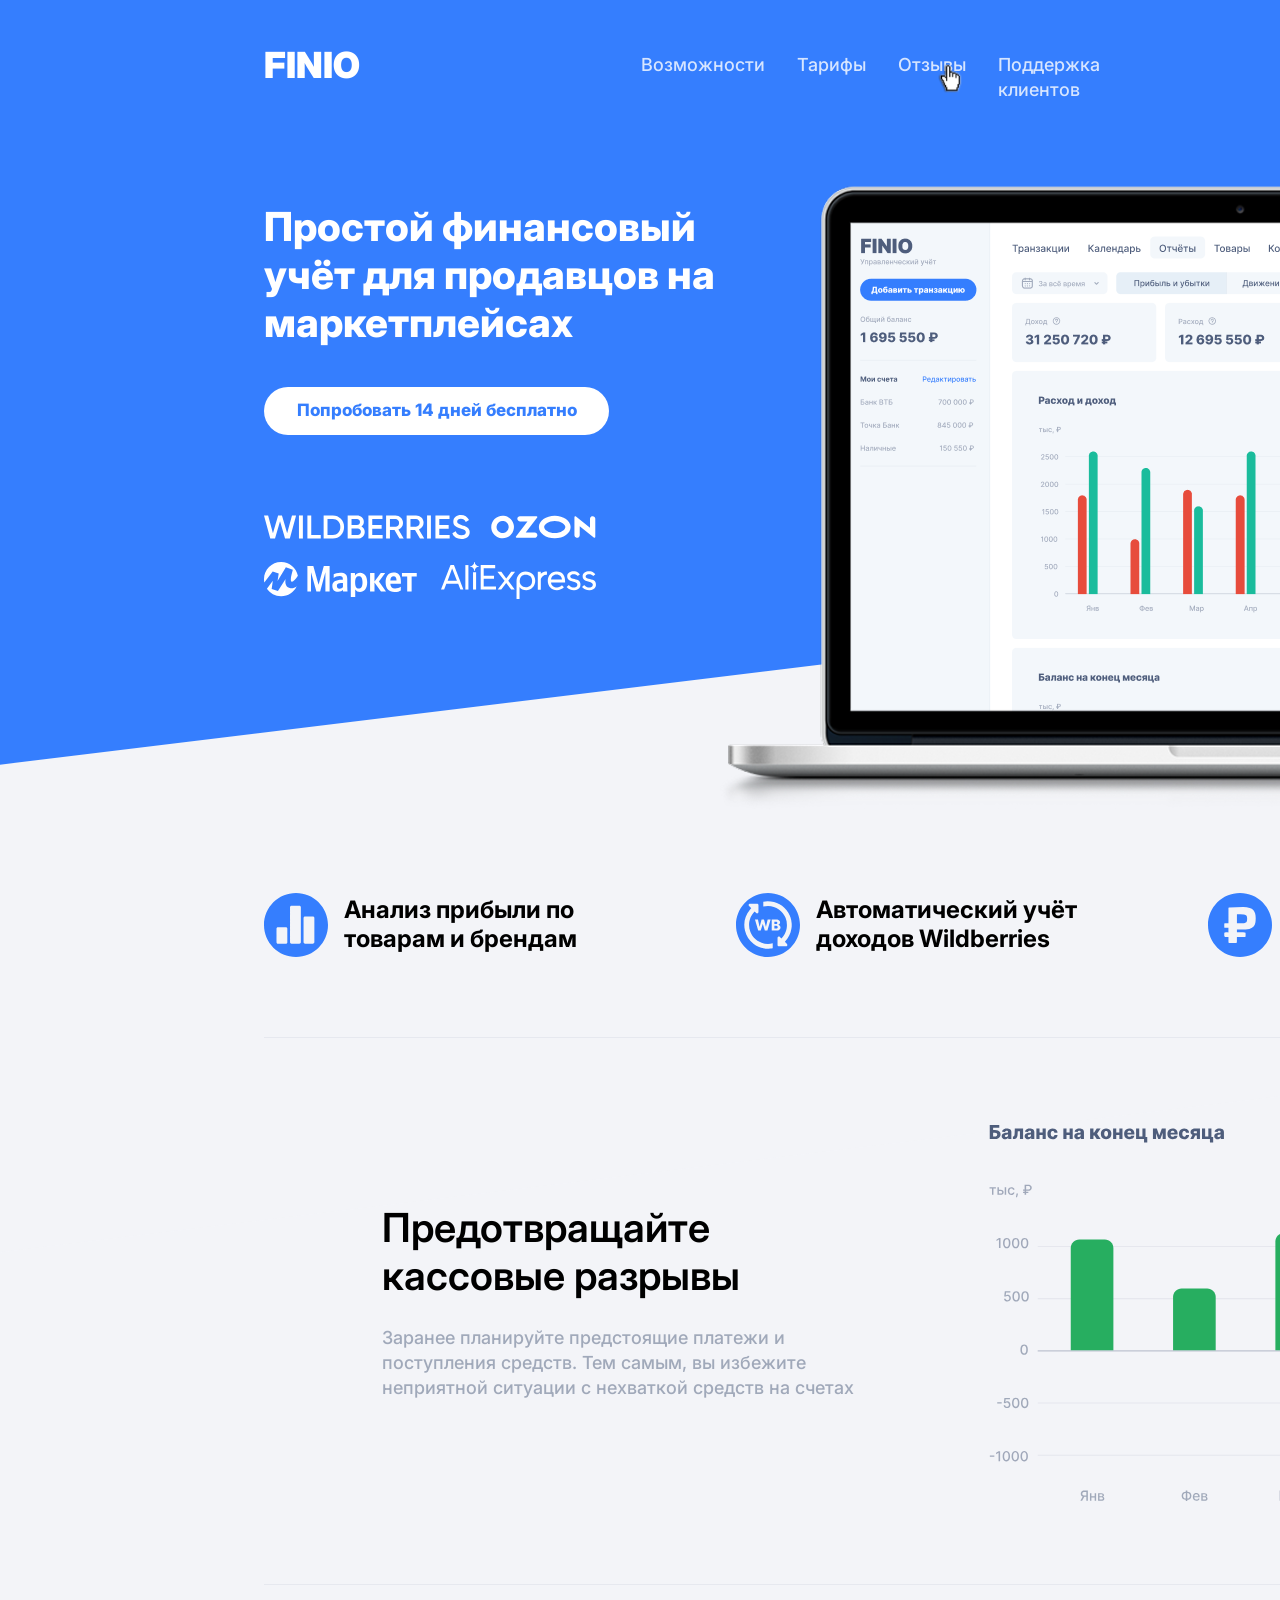
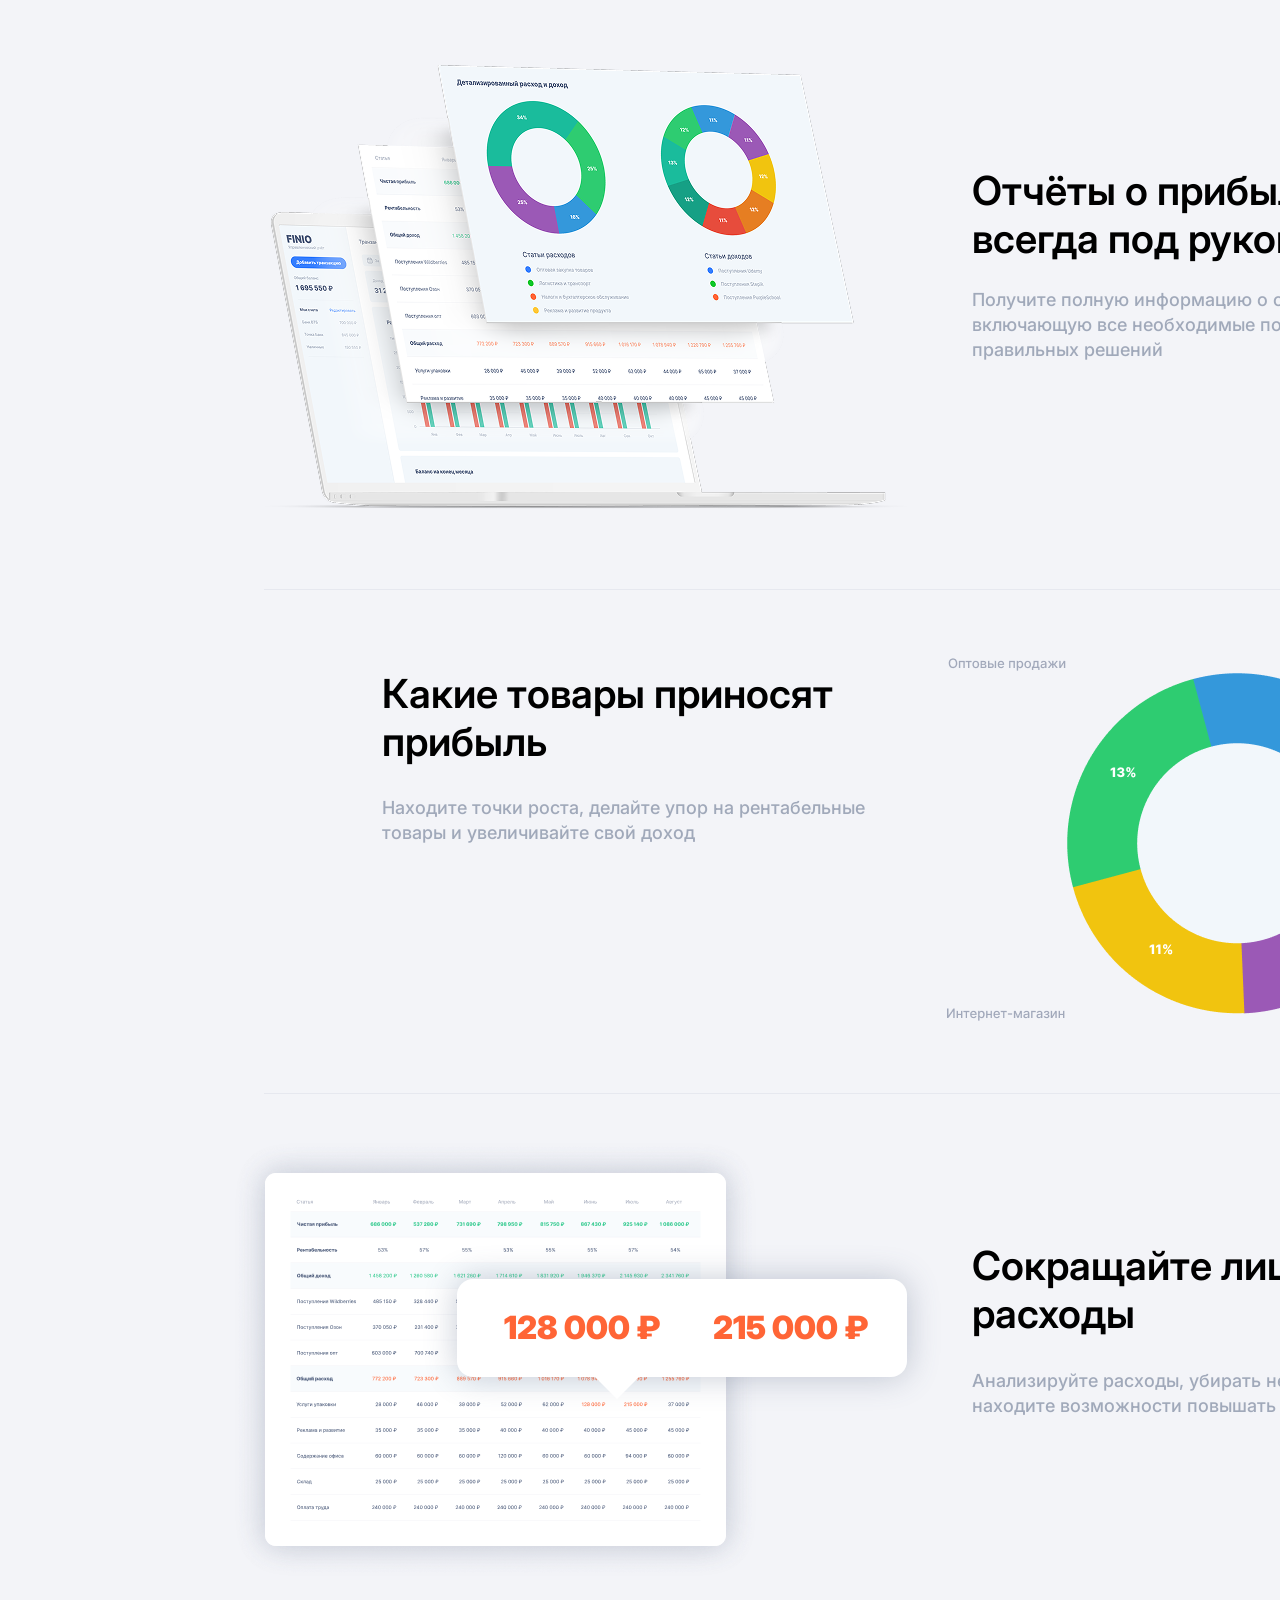
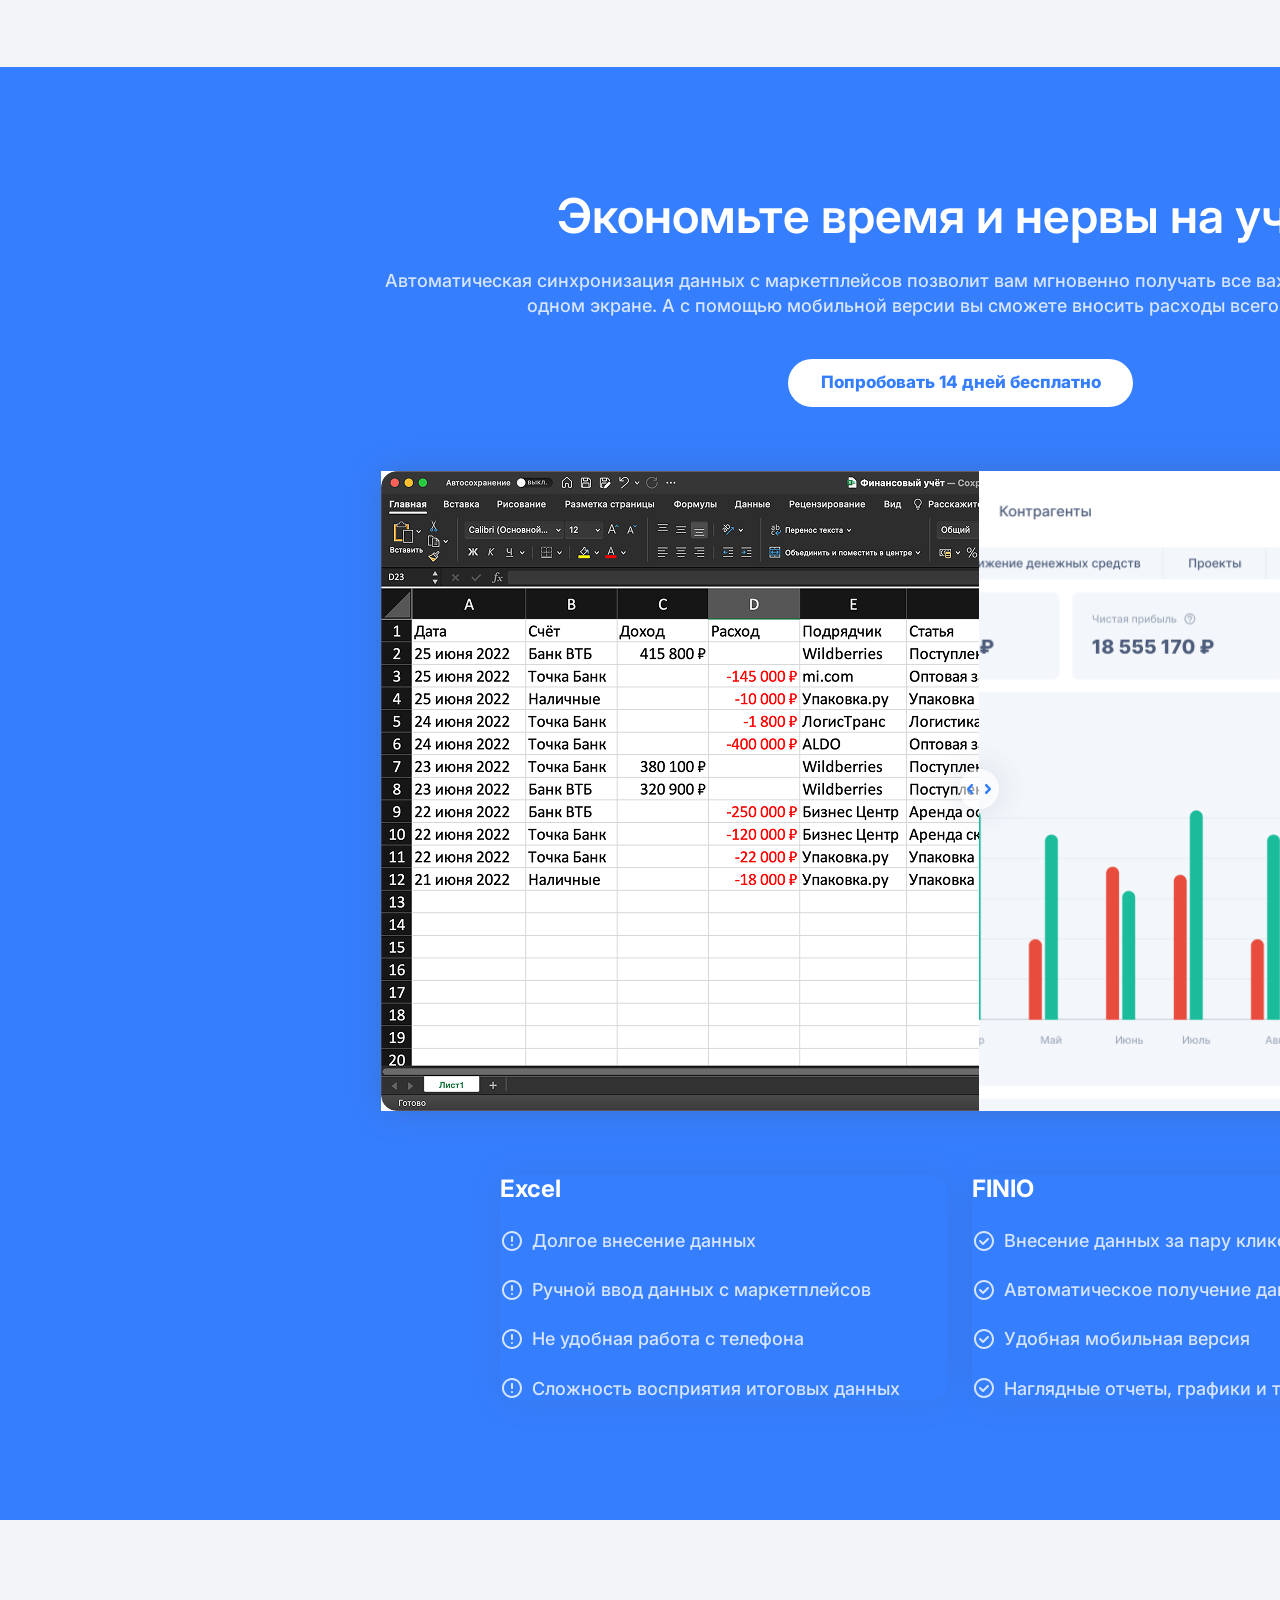
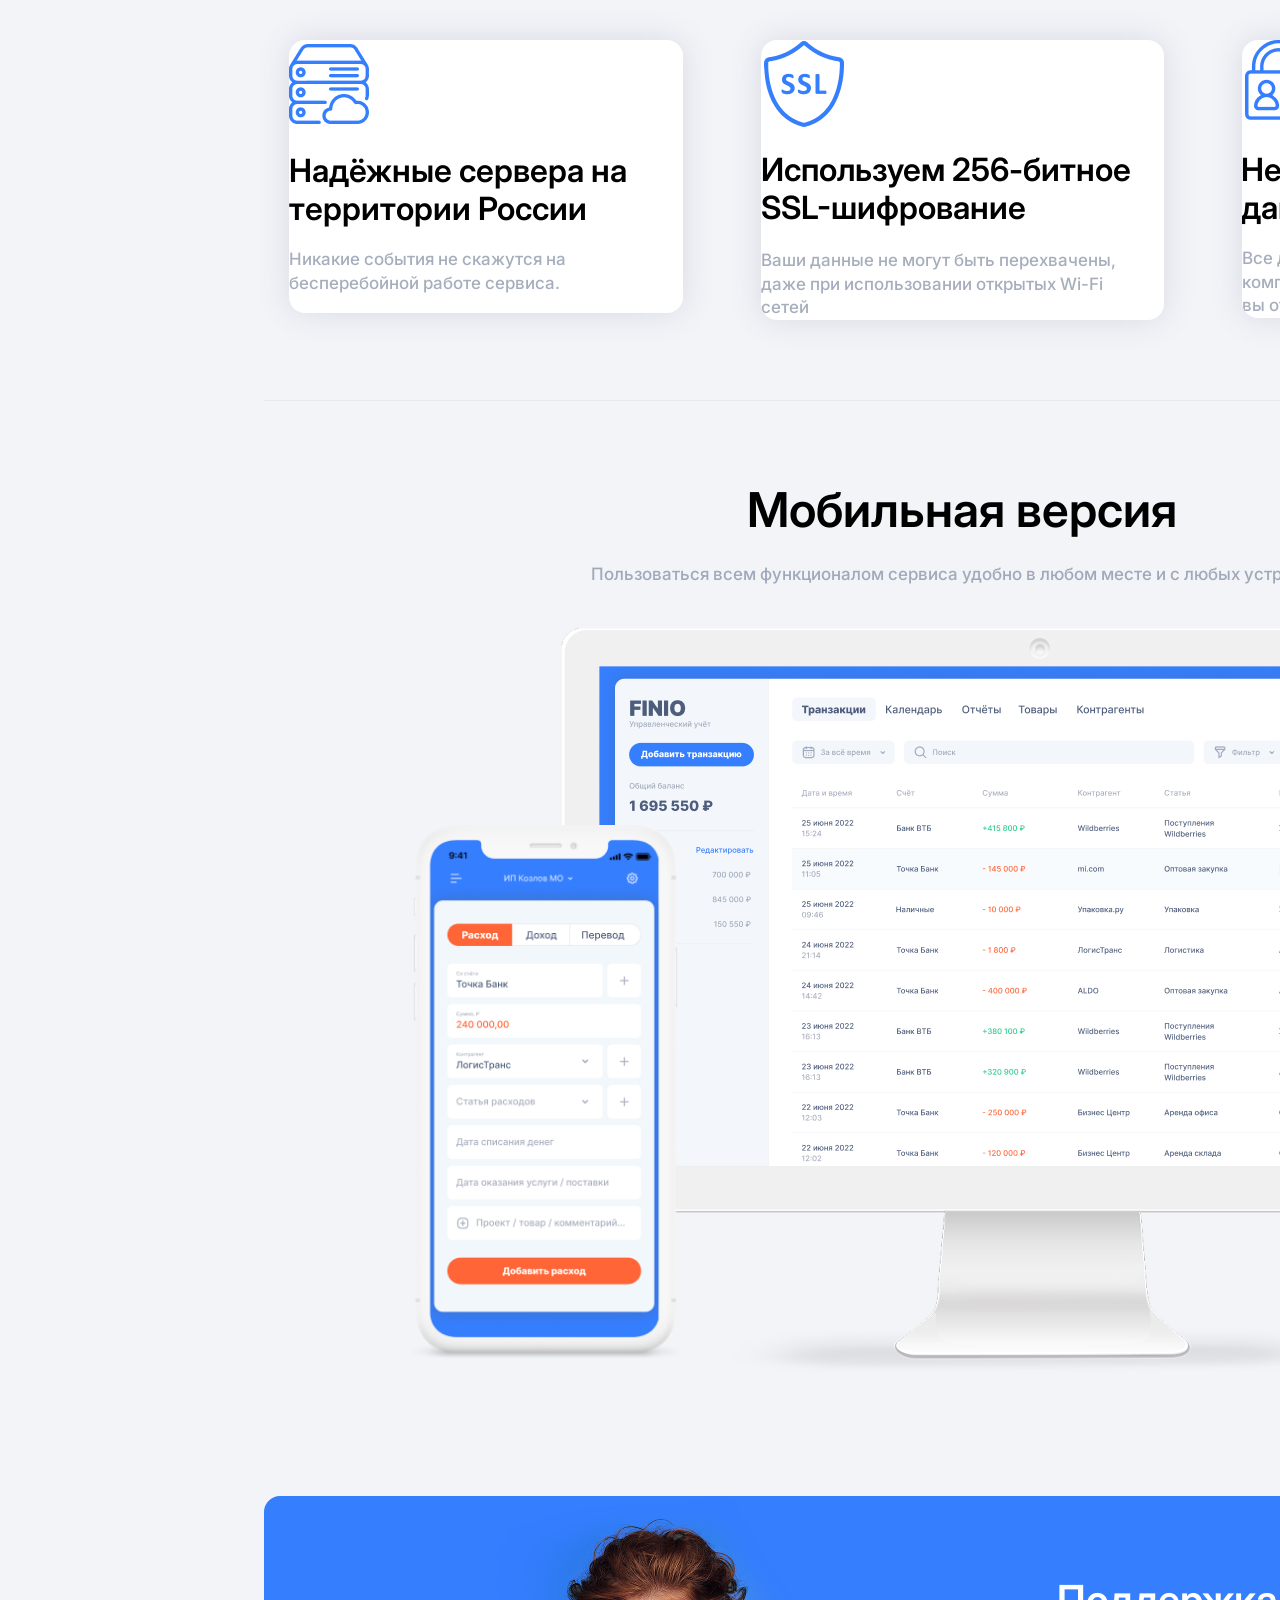
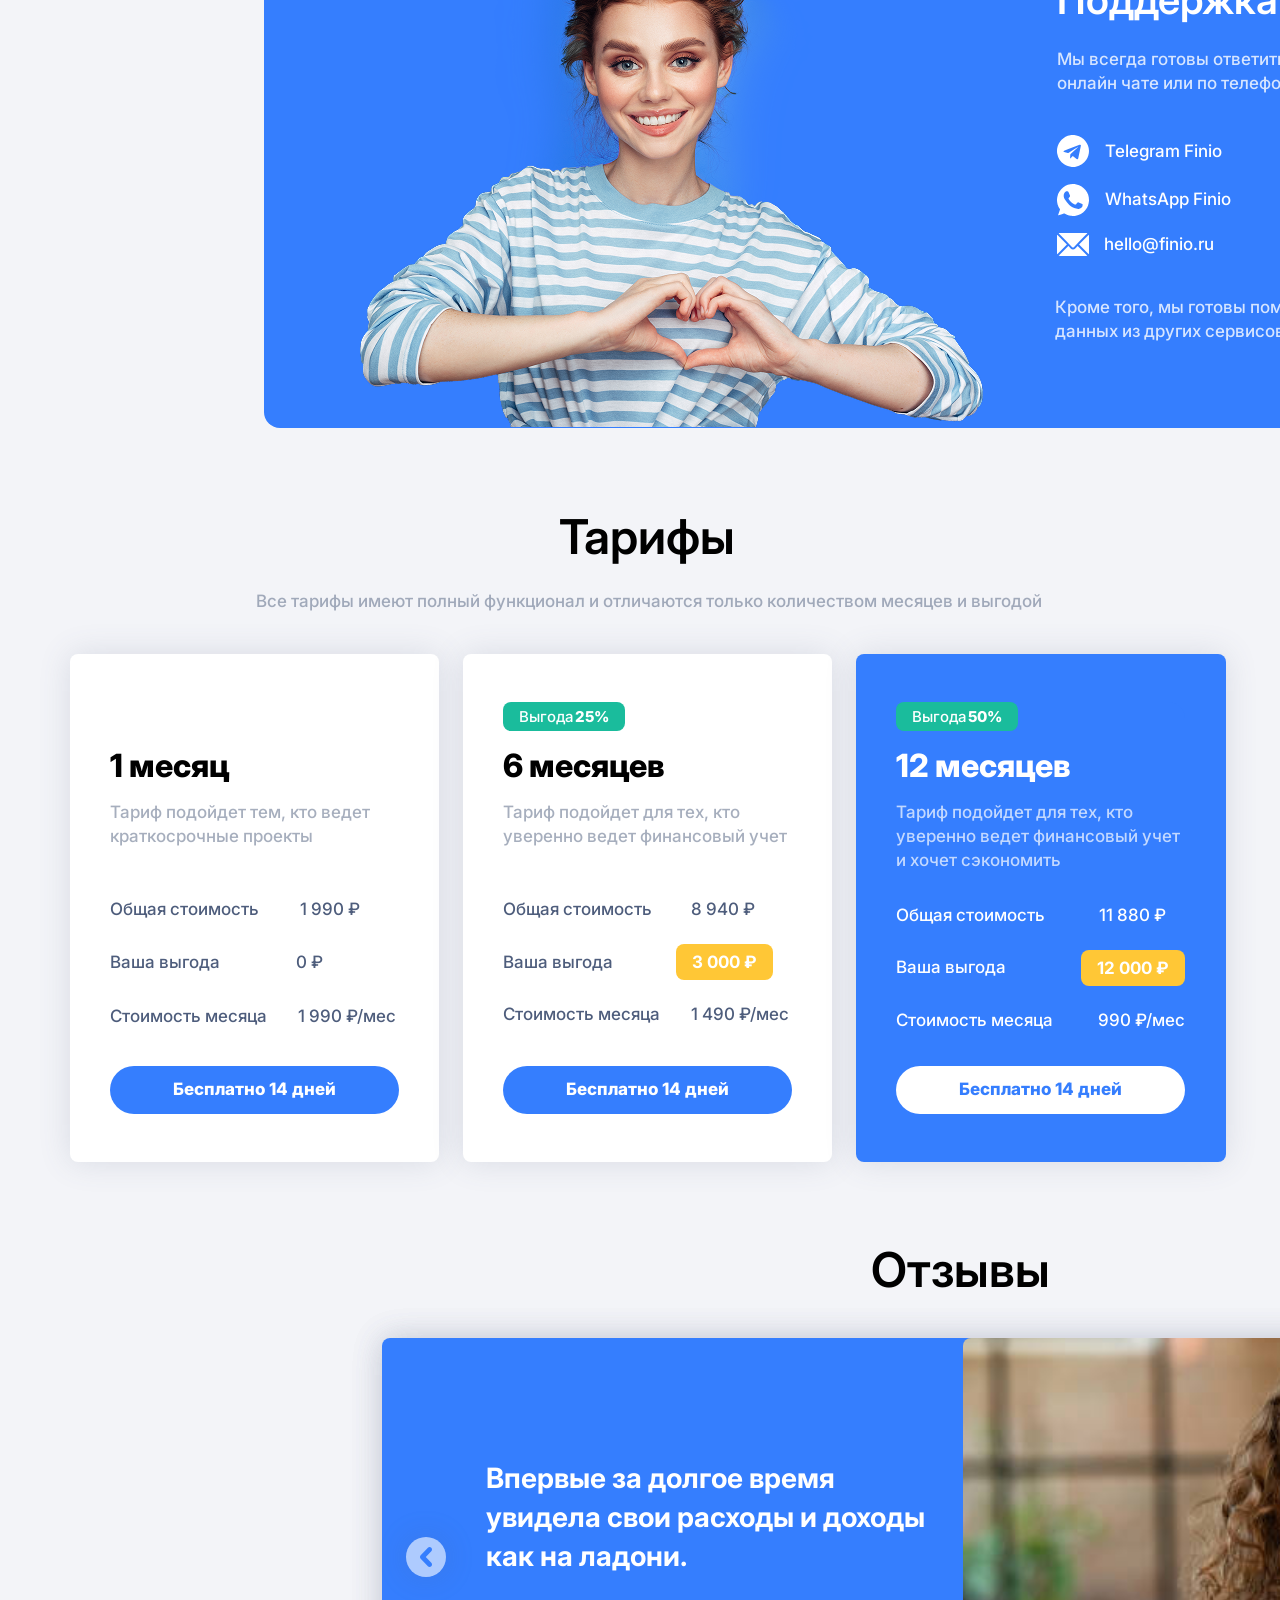
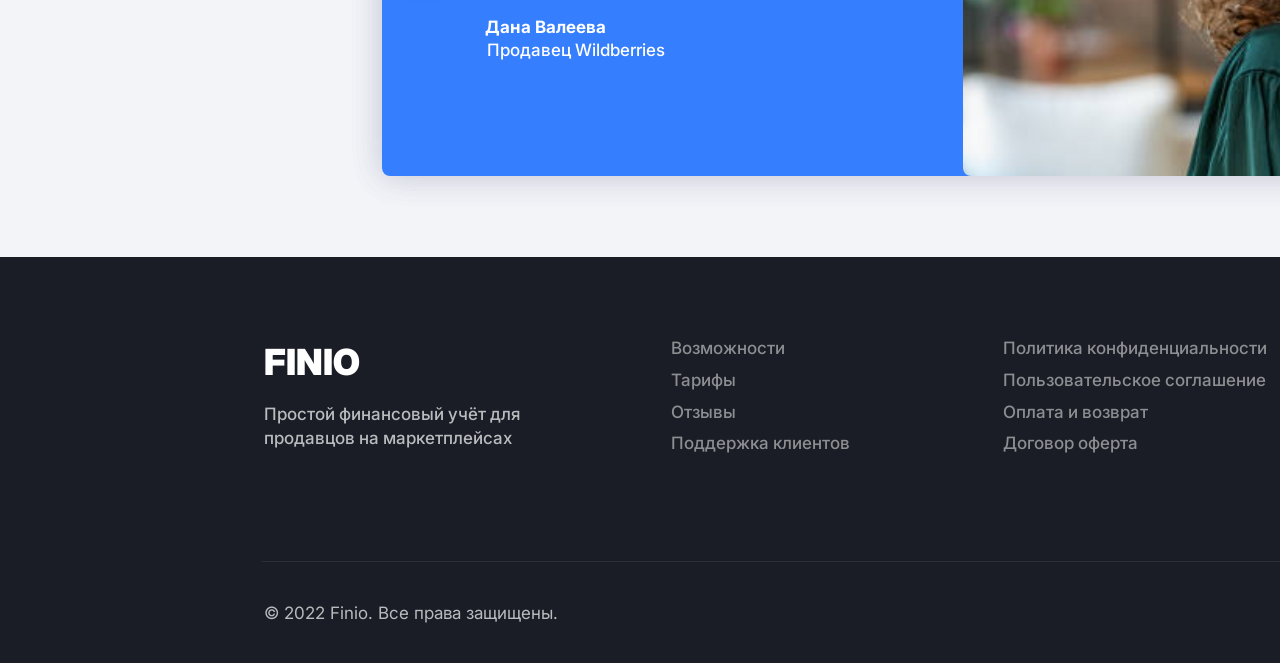
<file: index.html>
<!DOCTYPE html>
<html lang="ru">

<head>
    <meta charset="UTF-8">
    <meta name="viewport" content="width=device-width, initial-scale=1.0">
    <link rel="stylesheet" href="./styles/global.css">
    <link rel="stylesheet" href="./styles/hero.css">
    <link rel="stylesheet" href="./styles/features-bar.css">
    <link rel="stylesheet" href="./styles/blue-section.css">
    <link rel="stylesheet" href="./styles/team-block.css">
    <link rel="stylesheet" href="./styles/mobile-section.css">
    <link rel="stylesheet" href="./styles/hotline-section.css">
    <link rel="stylesheet" href="./styles/styles.css">
    <link rel="stylesheet" href="./styles/reviews.css">
    <link rel="stylesheet" href="./styles/footer.css">
    <link rel="preconnect" href="https://fonts.googleapis.com">
    <link rel="preconnect" href="https://fonts.gstatic.com" crossorigin>
    <link href="https://fonts.googleapis.com/css2?family=Inter:wght@500;600;700;800&display=swap" rel="stylesheet">
    <title>Finio</title>
</head>

<body>
    <section class="hero">
        <div class="hero__deco"></div>
        <!-- <img src="img/hero-diagonal.png" alt="" class="hero__deco"> -->
        <div class="hero__footer-bg"></div>
        <header class="header">
            <!-- Логотип, меню, кнопка -->
            <div class="header-inner">
                <div class="header__logo">FINIO</div>
                <button class="header__menu-trigger" aria-label="Меню">
                    <img src="img/menu.svg" alt="Меню">
                </button>
                <nav class="header__nav">
                    <ul class="header__menu">
                        <li class="header__item">
                            <a href="#features" class="header__link">Возможности</a>
                        </li>
                        <li class="header__item">
                            <a href="#tariffs" class="header__link">Тарифы</a>
                        </li>
                        <li class="header__item">
                            <a href="#reviews" class="header__link">Отзывы</a>
                        </li>
                        <li class="header__item">
                            <a href="#support" class="header__link">Поддержка клиентов</a>
                        </li>
                    </ul>
                    <img src="img/cursor.svg" alt="Курсор" class="hero__cursor">
                </nav>
                <a href="#login" class="header__cabinet-btn">Личный кабинет</a>
            </div>
        </header>
        <hr class="hero__divider">
        <div class="hero__container">
            <div class="hero__content">
                <!-- Заголовок, кнопка, маркетплейсы -->
                <h1 class="hero__title">
                    Простой финансовый учёт для продавцов на маркетплейсах
                </h1>
                <a href="#" class="hero__trial-btn">Попробовать 14 дней бесплатно</a>
                <div class="marketplaces">
                    <div class="marketplaces__row marketplaces__row--top">
                        <img src="img/wb.svg" alt="Wildberries" class="marketplaces__logo marketplaces__logo--wb">
                        <img src="img/ozon.svg" alt="Ozon" class="marketplaces__logo marketplaces__logo--ozon">
                    </div>
                    <div class="marketplaces__row marketplaces__row--bottom">
                        <img src="img/yandex.svg" alt="М Маркет" class="marketplaces__logo marketplaces__logo--yandex">
                        <img src="img/aliexpress.svg" alt="AliExpress"
                            class="marketplaces__logo marketplaces__logo--aliexpress">
                    </div>
                </div>
                <div class="hero__image">
                    <!-- макбук -->
                    <img src="img/macbook-preview.png" alt="Превью Finio на MacBook" width="1039" height="627">
                </div>
            </div>
        </div>
    </section>
    <div class="features-bar">
        <div class="features-bar__item">
            <div class="features-bar__icon">
                <!-- сюда вставь SVG или <img src=""> иконки -->
                <img src="img/icon-profit.svg" alt="">
            </div>
            <div class="features-bar__text">
                Анализ прибыли по товарам и брендам
            </div>
        </div>
        <div class="features-bar__item">
            <div class="features-bar__icon">
                <img src="img/icon-wb.svg" alt="">
            </div>
            <div class="features-bar__text">
                Автоматический учёт доходов Wildberries
            </div>
        </div>
        <div class="features-bar__item">
            <div class="features-bar__icon">
                <img src="img/icon-functional.svg" alt="">
            </div>
            <div class="features-bar__text">
                От 990 рублей в месяц<br class="desktop-br">
                с полным функционалом
            </div>
        </div>
    </div>
    <div class="section-divider divider--1"></div>
    <div class="mask-group-wrapper">
        <img src="img/mask-group.svg" alt="Графика отчёта" class="mask-group">
    </div>
    <section class="cashflow-block">
        <div class="cashflow-block__text">
            <h2 class="cashflow-block__title">Предотвращайте кассовые разрывы</h2>
            <p class="cashflow-block__desc">Заранее планируйте предстоящие платежи и поступления средств.
                Тем самым, вы избежите неприятной ситуации с нехваткой средств на счетах</p>
        </div>
    </section>
    <div class="section-divider divider--2"></div>
    <div class="report-block">
        <img src="img/report1.png" alt="Скриншот отчёта" class="report-block__img">
        <div class="report-block__content">
            <h2 class="report-block__title">
                Отчёты о прибыли и убытках всегда под рукой
            </h2>
            <p class="report-block__desc">
                Получите полную информацию о состоянии вашего бизнеса, включающую все
                необходимые показатели для принятия правильных решений
            </p>
        </div>
    </div>
    <div class="section-divider divider--3"></div>
    <div class="profit-block">
        <img src="img/profit-report.png" alt="" class="profit-block__img">
        <h2 class="profit-block__title">Какие товары приносят прибыль</h2>
        <p class="profit-block__desc">
            Находите точки роста, делайте упор на рентабельные товары и увеличивайте
            свой доход
        </p>
        <!-- <img src="img/profit-report.png" alt="" class="profit-block__img"> -->
    </div>
    <div class="section-divider divider--4"></div>
    <!-- Левая карточка -->
    <div class="expenses-card-wrapper">
        <div class="expenses-card">
            <img src="img/expenses-card.png" alt=""
                class="expenses-card__img"><!-- Можно добавить иконку или внутренний контент сюда -->
        </div>
        <!-- Карточка с тенью справа-снизу -->
        <div class="expenses-note">
            <div class="expenses-note__inner">
                <span class="note-value note-value--first">128 000 ₽</span>
                <span class="note-value note-value--second">215 000 ₽</span>
                <img src="img/vector4.svg" alt="" class="expenses-note__vector">
            </div>
        </div>
    </div>
    <!-- Блок с текстом справа -->
    <div class="expenses-block">
        <h2 class="expenses-block__title">Сокращайте лишние расходы</h2>
        <p class="expenses-block__desc">
            Анализируйте расходы, убирать ненужные издержки и находите возможности
            повышать прибыльность бизнеса
        </p>
    </div>
    <!-- Секция с синим фоном -->
    <section class="blue-section">
        <h2 class="blue-section__title">Экономьте время и нервы на учете</h2>
        <p class="blue-section__desc">
            Автоматическая синхронизация данных с маркетплейсов позволит вам
            мгновенно получать все важный показатели бизнеса на одном экране. А с
            помощью мобильной версии вы сможете вносить расходы всего пару кликов
        </p>
        <button class="blue-section__btn">Попробовать 14 дней бесплатно</button>
        <!-- Превью отчет (левая картинка + правая часть) -->
        <div class="report-preview-block">
            <div class="report-preview-block__divider"></div>

            <div class="report-preview-block__nav">
                <span class="report-preview-block__ellipse"></span>
                <img src="img/chevron-circle-left-bold.svg"
                    class="report-preview-block__nav-icon report-preview-block__nav-icon--left" alt="Назад">
                <img src="img/chevron-circle-right-bold1.svg"
                    class="report-preview-block__nav-icon report-preview-block__nav-icon--right" alt="Вперёд">
            </div>
            <div class="report-preview-block__image">
                <img src="img/image.png" alt="Превью отчёта">
            </div>
            <div class="report-preview-block__chart">
                <img src="img/preview-right.png" alt="Отчет превью" class="report-preview-block__chart-img">
            </div>
        </div>
        <!-- cards row: Excel vs FINIO -->
        <div class="stats-block">
            <!-- Excel Card -->
            <div class="stats-block__card stats-block__card--excel">
                <div class="stats-block__card-title">Excel</div>
                <div class="stats-block__features-list">
                    <div class="stats-block__card-features">
                        <span class="stats-block__icon">
                            <img src="img/exclamation-circle.svg" alt="">
                        </span>
                        <span class="stats-block__card-feature">Долгое внесение данных</span>
                    </div>
                    <div class="stats-block__card-features">
                        <span class="stats-block__icon">
                            <img src="img/exclamation-circle.svg" alt="">
                        </span>
                        <span class="stats-block__card-feature">Ручной ввод данных с маркетплейсов</span>
                    </div>
                    <div class="stats-block__card-features">
                        <span class="stats-block__icon">
                            <img src="img/exclamation-circle.svg" alt="">
                        </span>
                        <span class="stats-block__card-feature">Не удобная работа с телефона</span>
                    </div>
                    <div class="stats-block__card-features">
                        <span class="stats-block__icon">
                            <img src="img/exclamation-circle.svg" alt="">
                        </span>
                        <span class="stats-block__card-feature">Сложность восприятия итоговых данных</span>
                    </div>
                </div>
            </div>
            <!-- FINIO Card -->
            <div class="finio-block__card">
                <div class="finio-block__card-title">FINIO</div>
                <div class="finio-block__features-list">
                    <div class="finio-block__features">
                        <span class="finio-block__icon"><img src="img/check-circle.svg" alt=""></span>
                        <span class="finio-block__feature">Внесение данных за пару кликов</span>
                    </div>
                    <div class="finio-block__features">
                        <span class="finio-block__icon"><img src="img/check-circle.svg" alt=""></span>
                        <span class="finio-block__feature">Автоматическое получение данных по API</span>
                    </div>
                    <div class="finio-block__features">
                        <span class="finio-block__icon"><img src="img/check-circle.svg" alt=""></span>
                        <span class="finio-block__feature">Удобная мобильная версия</span>
                    </div>
                    <div class="finio-block__features">
                        <span class="finio-block__icon"><img src="img/check-circle.svg" alt=""></span>
                        <span class="finio-block__feature">Наглядные отчеты, графики и таблицы</span>
                    </div>
                </div>
            </div>
        </div>
    </section>
    <div class="team-block">
        <!-- 1-я карточка -->
        <div class="team-block__card team-block__card--left">
            <div class="team-block__icon">
                <img src="img/servers1.png" alt="">
            </div>
            <div class="team-block__title">
                Надёжные сервера на территории России
            </div>
            <div class="team-block__desc">
                Никакие события не скажутся на бесперебойной работе сервиса.
            </div>
        </div>
        <!-- 2-я карточка -->
        <div class="team-block__card team-block__card--center">
            <div class="team-block__icon">
                <img src="img/premium-icon-ssl-26033371.png" alt="">
            </div>
            <div class="team-block__title">
                Используем 256-битное SSL-шифрование
            </div>
            <div class="team-block__desc">
                Ваши данные не могут быть перехвачены, даже при использовании открытых
                Wi-Fi сетей
            </div>
        </div>
        <!-- 3-я карточка -->
        <div class="team-block__card team-block__card--right">
            <div class="team-block__icon">
                <img src="img/security1.png" alt="">
            </div>
            <div class="team-block__title">Не передаём ваши данные 3-им лицам</div>
            <div class="team-block__desc">
                Все данные о доходах и расходах компании видны только вам и тем, кому
                вы открыли доступ
            </div>
        </div>
    </div>
    <div class="section-divider divider--5"></div>
    <section class="mobile-section">
        <h2 class="mobile-section__title">Мобильная версия</h2>
        <p class="mobile-section__desc">
            Пользоваться всем функционалом сервиса удобно в любом месте и с любых
            устройств
        </p>
        <div class="mobile-section__content">
            <div class="mobile-section__iphone">
                <img src="img/iphone-x.png" alt="iPhone X">
            </div>
            <div class="mobile-section__preview">
                <img src="img/mobile-preview.png" alt="Функционал сервиса">
            </div>
        </div>
    </section>
    <section class="support-block">
        <div class="support-block__bg"></div>
        <div class="support-block__content">
            <h2 class="support-block__title">Поддержка клиентов</h2>
            <p class="support-block__desc">
                Мы всегда готовы ответить на любые вопросы в онлайн чате или по телефону.
            </p>
            <div class="support-block__contact-list">
                <div class="support-block__contact support-block__contact--telegram">
                    <span class="support-block__contact-icon support-block__contact-icon--telegram">
                        <img src="img/telegram.svg" alt="">
                    </span>
                    <span class="support-block__contact-label">Telegram Finio</span>
                </div>
                <div class="support-block__contact">
                    <span class="support-block__contact-icon">
                        <img src="img/whatsapp.svg" alt="WhatsApp">
                    </span>
                    <span class="support-block__contact-label">WhatsApp Finio</span>
                </div>
                <div class="support-block__contact support-block__contact--email">
                    <span class="support-block__contact-icon support-block__contact-icon--email">
                        <img src="img/email.svg" alt="Email">
                    </span>
                    <span class="support-block__contact-label support-block__contact-label--email">hello@finio.ru</span>
                </div>
            </div>
            <p class="support-block__extra-desc">
                Кроме того, мы готовы помочь вам с переносом данных из других сервисов или Excel.
            </p>
            <img src="img/iStock-1391364912.png" alt="" class="support-block__image">
        </div>
    </section>
    <section class="section section--narrow tariffs">
        <div class="container container--tariffs">
            <!-- <section class="tariffs"> -->
            <h2 class="tariffs__title">Тарифы</h2>
            <p class="tariffs__desc">
                Все тарифы имеют полный функционал и отличаются только количеством
                месяцев и выгодой
            </p>
            <div class="tariffs__list">
                <!-- 1 карточка -->
                <div class="tariff-card tariff-card--first">
                    <div class="tariff-card__inner">
                        <div class="tariff-card__top">
                            <div class="tariff-card__title">1 месяц</div>
                            <div class="tariff-card__text">
                                Тариф подойдет тем, кто ведет краткосрочные проекты
                            </div>
                        </div>
                        <div class="tariff-card__middle">
                            <div class="tariff-card__cost">
                                <span class="tariff-card__cost-label">Общая стоимость</span>
                                <span class="tariff-card__cost-value">1&nbsp;990&nbsp;₽</span>
                            </div>
                            <div class="tariff-card__profit">
                                <span class="tariff-card__profit-label">Ваша выгода</span>
                                <span class="tariff-card__profit-value">0&nbsp;₽</span>
                            </div>
                            <div class="tariff-card__per-month">
                                <span class="tariff-card__per-month-label">Стоимость месяца</span>
                                <span class="tariff-card__per-month-value">1&nbsp;990&nbsp;₽/мес</span>
                            </div>
                        </div>
                        <div class="tariff-card__bottom">
                            <button class="tariff-card__btn">Бесплатно 14 дней</button>
                        </div>
                    </div>
                </div>
                <!-- 2 карточка -->
                <div class="tariff-card tariff-card--second">
                    <div class="tariff-card__inner">
                        <div class="tariff-card__top">
                            <span class="tariff-card__badge">Выгода <span>25%</span></span>
                            <div class="tariff-card__title">6 месяцев</div>
                            <div class="tariff-card__text">
                                Тариф подойдет для тех, кто уверенно ведет финансовый учет
                            </div>
                        </div>
                        <div class="tariff-card__middle">
                            <div class="tariff-card__cost">
                                <span class="tariff-card__cost-label">Общая стоимость</span>
                                <span class="tariff-card__cost-value">8&nbsp;940&nbsp;₽</span>
                            </div>
                            <div class="tariff-card__profit">
                                <span class="tariff-card__profit-label">Ваша выгода</span>
                                <span class="tariff-card__badge-profit">3&nbsp;000&nbsp;₽</span>
                            </div>
                            <div class="tariff-card__per-month">
                                <span class="tariff-card__per-month-label">Стоимость месяца</span>
                                <span class="tariff-card__per-month-value">1&nbsp;490&nbsp;₽/мес</span>
                            </div>
                        </div>
                        <div class="tariff-card__bottom">
                            <button class="tariff-card__btn">Бесплатно 14 дней</button>
                        </div>
                    </div>
                </div>
                <!-- 3 карточка -->
                <div class="tariff-card tariff-card--third">
                    <div class="tariff-card__inner">
                        <div class="tariff-card__top">
                            <span class="tariff-card__badge">Выгода <span>50%</span></span>
                            <div class="tariff-card__title">12 месяцев</div>
                            <div class="tariff-card__text">
                                Тариф подойдет для тех, кто уверенно ведет финансовый учет и
                                хочет сэкономить
                            </div>
                        </div>
                        <div class="tariff-card__middle">
                            <div class="tariff-card__cost">
                                <span class="tariff-card__cost-label">Общая стоимость</span>
                                <span class="tariff-card__cost-value">11&nbsp;880&nbsp;₽</span>
                            </div>
                            <div class="tariff-card__profit">
                                <span class="tariff-card__profit-label">Ваша выгода</span>
                                <span class="tariff-card__badge-profit">12&nbsp;000&nbsp;₽</span>
                            </div>
                            <div class="tariff-card__per-month">
                                <span class="tariff-card__per-month-label">Стоимость месяца</span>
                                <span class="tariff-card__per-month-value">990&nbsp;₽/мес</span>
                            </div>
                        </div>
                        <div class="tariff-card__bottom">
                            <button class="tariff-card__btn">Бесплатно 14 дней</button>
                        </div>
                    </div>
                </div>
            </div>
        </div>
    </section>
    <section class="reviews-section">
        <h2 class="reviews-section__title">Отзывы</h2>
        <div class="reviews-section__container">
            <div class="reviews-section__bg"></div>
            <!-- Стрелка/навигация влево -->
            <div class="reviews-section__img">
                <img src="img/image49.png" alt="Девушка">
            </div>
            <!-- <img src="img/image49.png" alt="" class="reviews-section__img"> -->
            <button class="reviews-section__nav reviews-section__nav--prev" aria-label="Назад">
                <span class="reviews-section__nav-ellipse"></span>
                <img src="img/chevron-circle-right-bold.svg" alt="" class="reviews-section__nav-icon">
            </button>
            <!-- Список отзывов -->
            <div class="reviews-section__list">
                <div class="review-card">
                    <p class="review-card__text">Впервые за долгое время увидела свои расходы и доходы как на ладони.
                    </p>
                    <div class="review-card__author">
                        <div class="review-card__name">Дана Валеева</div>
                        <div class="review-card__role">Продавец Wildberries</div>
                    </div>
                    <div class="review-slider group-242">
                        <span class="review-slider__dot review-slider__dot--active"></span>
                        <span class="review-slider__dot"></span>
                        <span class="review-slider__dot"></span>
                        <span class="review-slider__dot"></span>
                    </div>
                </div>
                <!-- Можно добавить ещё отзывов по аналогии -->
            </div>
            <!-- Стрелка/навигация вправо -->
            <button class="reviews-section__nav reviews-section__nav--next" aria-label="Вперёд">
                <span class="reviews-section__nav-ellipse"></span>
                <img src="img/chevron-circle-right-bold1.svg" alt="" class="reviews-section__nav-icon">
                <img src="img/mouse-pointer.png" alt="" class="reviews-section__nav-cursor">
            </button>
        </div>
    </section>

    <footer class="footer">
        <!-- Самый нижний фон футера -->
        <div class="footer__bg"></div>
        <div class="footer__container">
            <!-- Левый столбец: логотип и слоган -->
            <div class="footer__col footer__col--left">
                <div class="footer__logo">finio</div>
                <div class="footer__desc">Простой финансовый учёт для продавцов на маркетплейсах</div>
                <!-- <div class="footer__copyright">
          © 2022 Finio. Все права защищены.
        </div> -->
            </div>
            <!-- Центральный столбец: меню -->
            <nav class="footer__col footer__col--menu">
                <ul class="footer__menu">
                    <li>Возможности</li>
                    <li>Тарифы</li>
                    <li>Отзывы</li>
                    <li>Поддержка клиентов</li>
                </ul>
            </nav>
            <!-- Столбец с legal links -->
            <div class="footer__col footer__col--links">
                <ul class="footer__links">
                    <li>Политика конфиденциальности</li>
                    <li>Пользовательское соглашение</li>
                    <li>Оплата и возврат</li>
                    <li>Договор оферта</li>
                </ul>
            </div>
            <!-- Правый столбец: контакты -->
            <div class="footer__col footer__col--contacts">
                <div class="footer__contacts-block">
                    <div class="footer__contacts-row footer__contacts-row--name">
                        ИП Ларичев Антон Андреевич
                    </div>
                    <div class="footer__contacts-row footer__contacts-row--inn">
                        ИНН 773373765379
                    </div>
                    <div class="footer__contacts-row footer__contacts-row--ogrnip">
                        ОГРИП 322774600208776
                    </div>
                    <div class="footer__contacts-row footer__contacts-row--email">
                        Эл. почта: alarichev@gmail.com
                    </div>
                    <div class="footer__contacts-row footer__contacts-row--phone">
                        Тел.: +7 (910) 435-75-92
                    </div>
                    <div class="footer__contacts-row footer__contacts-row--address">
                        Москва, Вилиса Лациса 25
                    </div>
                </div>
            </div>
            <!-- Белая линия-разделитель -->
            <hr class="footer__divider">
            <!-- Нижний блок с иконками/платежными системами, если есть -->
            <div class="footer__icons">
                <img src="img/icon-1991.svg" alt="VISA" class="footer__icon footer__icon--visa">
                <img src="img/icon-2945239.svg" alt="MASTERCARD" class="footer__icon footer__icon--mastercard">
                <img src="img/icon-371.svg" alt="МИР" class="footer__icon footer__icon--mir">
            </div>
            <div class="footer__copyright">
                © 2022 Finio. Все права защищены.
            </div>
        </div>
    </footer>
</body>

</html>
</file>
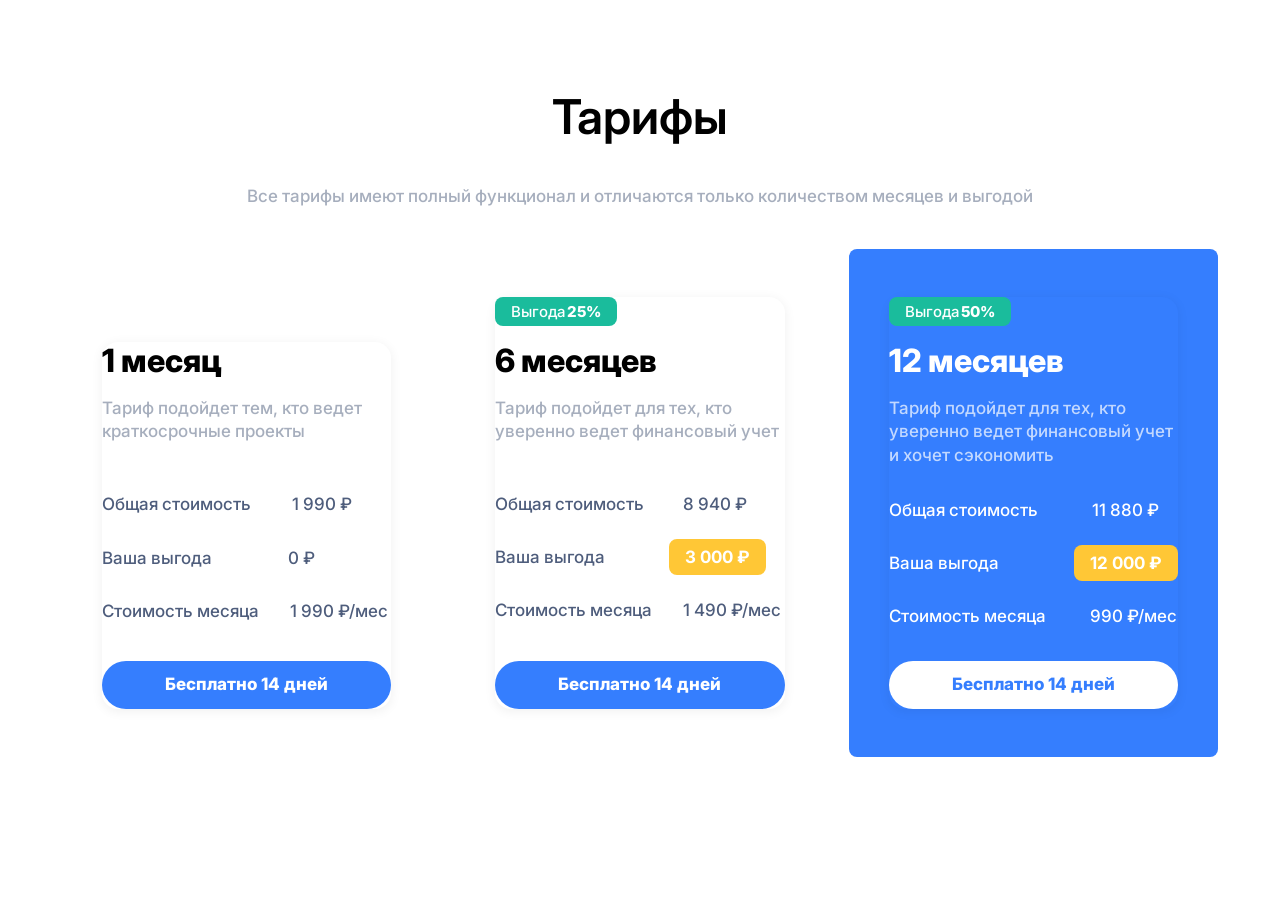
<file: index-adapt.html>
<!DOCTYPE html>
<html lang="en">
<head>
    <meta charset="UTF-8">
    <meta name="viewport" content="width=device-width, initial-scale=1.0">
    <link rel="stylesheet" href="./styles/styles-adapt.css">
    <link rel="preconnect" href="https://fonts.googleapis.com">
    <link rel="preconnect" href="https://fonts.gstatic.com" crossorigin>
    <link href="https://fonts.googleapis.com/css2?family=Inter:wght@500;600;700;800&display=swap" rel="stylesheet">
    <title>Тарифы 6</title>
</head>
<body>
    <section class="tariffs">
        <h2 class="tariffs__title">Тарифы</h2>
        <p class="tariffs__desc">Все тарифы имеют полный функционал и отличаются только количеством месяцев и выгодой
        </p>
        <div class="tariffs__list">
            <div class="tariff-card tariff-card--first">
                <div class="tariff-card__inner">
                    <div class="tariff-card__top">
                        <div class="tariff-card__title">1 месяц</div>
                        <div class="tariff-card__text">Тариф подойдет тем, кто ведет краткосрочные проекты</div>
                    </div>
                    <div class="tariff-card__middle">
                        <div class="tariff-card__cost">
                            <span class="tariff-card__cost-label">Общая стоимость</span>
                            <span class="tariff-card__cost-value">1 990 ₽</span>
                        </div>
                        <div class="tariff-card__profit">
                            <span class="tariff-card__profit-label">Ваша выгода</span>
                            <span class="tariff-card__profit-value">0 ₽</span>
                        </div>
                        <div class="tariff-card__per-month">
                            <span class="tariff-card__per-month-label">Стоимость месяца</span>
                            <span class="tariff-card__per-month-value">1 990 ₽/мес</span>
                        </div>
                    </div>
                    <div class="tariff-card__bottom">
                        <button class="tariff-card__btn">Бесплатно 14 дней</button>
                    </div>
                </div>
            </div>
            <div class="tariff-card tariff-card--second">
                <div class="tariff-card__inner">
                    <div class="tariff-card__top">
                        <span class="tariff-card__badge">Выгода <span>25%</span></span>
                        <div class="tariff-card__title">6 месяцев</div>
                        <div class="tariff-card__text">Тариф подойдет для тех, кто уверенно ведет финансовый учет</div>
                    </div>
                    <div class="tariff-card__middle">
                        <div class="tariff-card__cost">
                            <span class="tariff-card__cost-label">Общая стоимость</span>
                            <span class="tariff-card__cost-value">8 940 ₽</span>
                        </div>
                        <div class="tariff-card__profit">
                            <span class="tariff-card__profit-label">Ваша выгода</span>
                            <span class="tariff-card__badge-profit">3 000 ₽</span>
                        </div>
                        <div class="tariff-card__per-month">
                            <span class="tariff-card__per-month-label">Стоимость месяца</span>
                            <span class="tariff-card__per-month-value">1 490 ₽/мес</span>
                        </div>
                    </div>
                    <div class="tariff-card__bottom">
                        <button class="tariff-card__btn">Бесплатно 14 дней</button>
                    </div>
                </div>
            </div>
            <div class="tariff-card tariff-card--third">
                <div class="tariff-card__inner">
                    <div class="tariff-card__top">
                        <span class="tariff-card__badge">Выгода <span>50%</span></span>
                        <div class="tariff-card__title">12 месяцев</div>
                        <div class="tariff-card__text">Тариф подойдет для тех, кто уверенно ведет финансовый учет и
                            хочет
                            сэкономить</div>
                    </div>
                    <div class="tariff-card__middle">
                        <div class="tariff-card__cost">
                            <span class="tariff-card__cost-label">Общая стоимость</span>
                            <span class="tariff-card__cost-value">11 880 ₽</span>
                        </div>
                        <div class="tariff-card__profit">
                            <span class="tariff-card__profit-label">Ваша выгода</span>
                            <span class="tariff-card__badge-profit">12 000 ₽</span>
                        </div>
                        <div class="tariff-card__per-month">
                            <span class="tariff-card__per-month-label">Стоимость месяца</span>
                            <span class="tariff-card__per-month-value">990 ₽/мес</span>
                        </div>
                    </div>
                    <div class="tariff-card__bottom">
                        <button class="tariff-card__btn">Бесплатно 14 дней</button>
                    </div>
                </div>
            </div>
        </div>
    </section>
    <!-- <section class="tariffs-mobile">
        <div class="tariffs-mobile__top">
            <h2 class="tariffs-mobile__title">Тарифы</h2>
            <p class="tariffs-mobile__desc">
                Все тарифы имеют полный функционал и отличаются только количеством месяцев и выгодой
            </p>
        </div> -->
        <!-- Первая карточка --> 
        <!-- <div class="tariff-card tariff-card--first">
            <div class="tariff-card__inner">
                <div class="tariff-card__top">
                    <div class="tariff-card__title">1 месяц</div>
                    <div class="tariff-card__text">
                        Тариф подойдет тем, кто ведет краткосрочные проекты
                    </div>
                </div>
                <div class="tariff-card__middle">
                    <div class="tariff-card__cost">
                        <span class="tariff-card__cost-label">Общая стоимость</span>
                        <span class="tariff-card__cost-value">1 990 ₽</span>
                    </div>
                    <div class="tariff-card__profit">
                        <span class="tariff-card__profit-label">Ваша выгода</span>
                        <span class="tariff-card__profit-value">0 ₽</span>
                    </div>
                    <div class="tariff-card__per-month">
                        <span class="tariff-card__per-month-label">Стоимость месяца</span>
                        <span class="tariff-card__per-month-value">1 990 ₽/мес</span>
                    </div>
                </div>
                <div class="tariff-card__bottom">
                    <button class="tariff-card__btn">Бесплатно 14 дней</button>
                </div>
            </div>
        </div> -->
        <!-- Вторая карточка с бейджем "Выгода 25%" -->
        <!-- <div class="tariff-card tariff-card--second">
            <div class="tariff-card__inner">
                <div class="tariff-card__top">
                    <span class="tariff-card__badge">Выгода <span>25%</span></span>
                    <div class="tariff-card__title">6 месяцев</div>
                    <div class="tariff-card__text">
                        Тариф подойдет для тех, кто уверенно ведет финансовый учет
                    </div>
                </div>
                <div class="tariff-card__middle">
                    <div class="tariff-card__cost">
                        <span class="tariff-card__cost-label">Общая стоимость</span>
                        <span class="tariff-card__cost-value">8 940 ₽</span>
                    </div>
                    <div class="tariff-card__profit">
                        <span class="tariff-card__profit-label">Ваша выгода</span>
                        <span class="tariff-card__profit-value">3 000 ₽</span>
                    </div>
                    <div class="tariff-card__per-month">
                        <span class="tariff-card__per-month-label">Стоимость месяца</span>
                        <span class="tariff-card__per-month-value">1 490 ₽/мес</span>
                    </div>
                </div>
                <div class="tariff-card__bottom">
                    <button class="tariff-card__btn">Бесплатно 14 дней</button>
                </div>
            </div>
        </div> -->
        <!-- Третья карточка с бейджем "Выгода 50%" -->
        <!-- <div class="tariff-card tariff-card--third">
            <div class="tariff-card__inner">
                <div class="tariff-card__top">
                    <span class="tariff-card__badge">Выгода <span>50%</span></span>
                    <div class="tariff-card__title">12 месяцев</div>
                    <div class="tariff-card__text">
                        Тариф подойдет для тех, кто уверенно ведет финансовый учет и хочет сэкономить
                    </div>
                </div>
                <div class="tariff-card__middle">
                    <div class="tariff-card__cost">
                        <span class="tariff-card__cost-label">Общая стоимость</span>
                        <span class="tariff-card__cost-value">11 880 ₽</span>
                    </div>
                    <div class="tariff-card__profit">
                        <span class="tariff-card__profit-label">Ваша выгода</span>
                        <span class="tariff-card__profit-value">12 000 ₽</span>
                    </div>
                    <div class="tariff-card__per-month">
                        <span class="tariff-card__per-month-label">Стоимость месяца</span>
                        <span class="tariff-card__per-month-value">990 ₽/мес</span>
                    </div>
                </div>
                <div class="tariff-card__bottom">
                    <button class="tariff-card__btn">Бесплатно 14 дней</button>
                </div>
            </div>
        </div> -->
    </section>
</body>
</html>
</file>
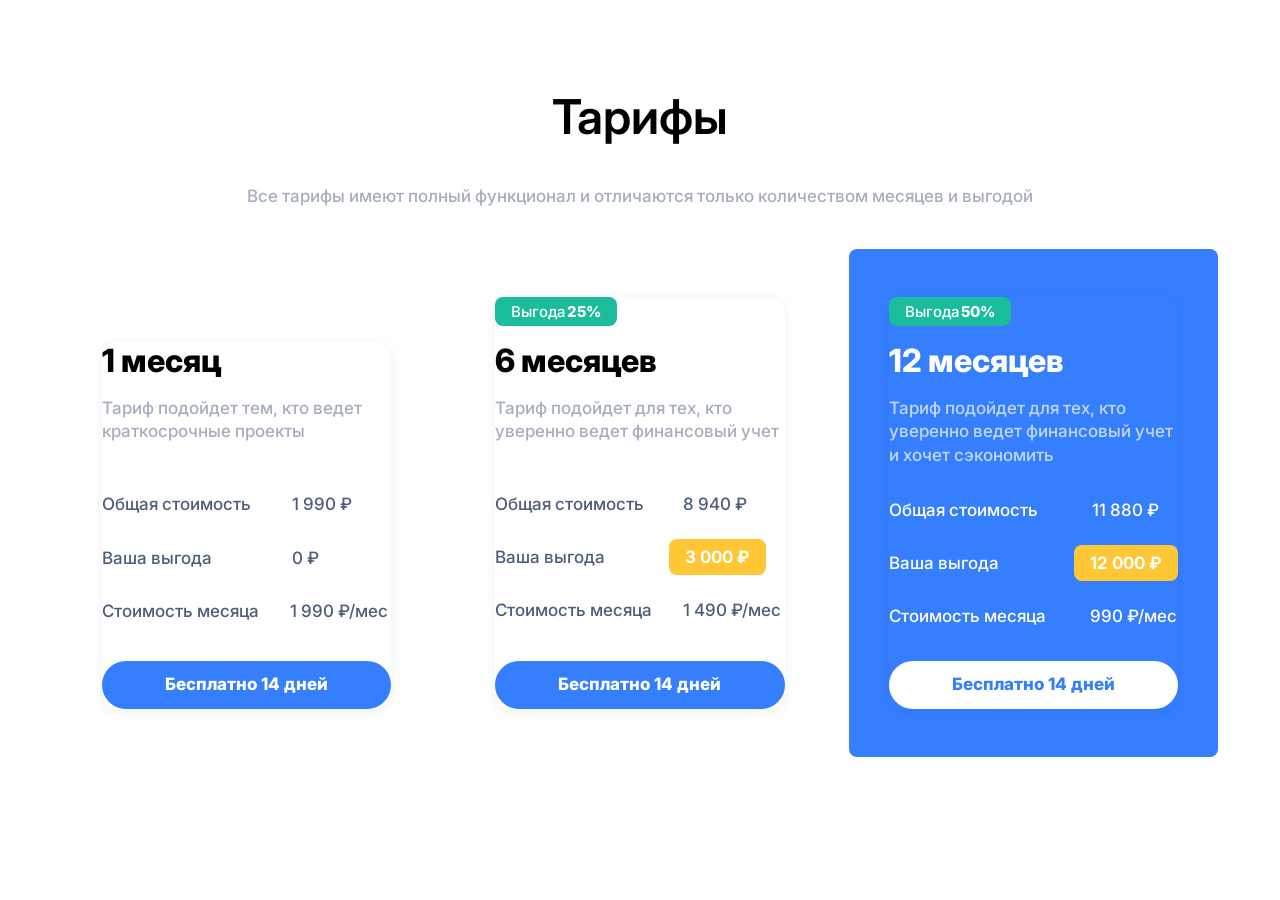
<file: index-bem.html>
<!DOCTYPE html>
<html lang="en">
<head>
    <meta charset="UTF-8">
    <meta name="viewport" content="width=device-width, initial-scale=1.0">
    <link rel="stylesheet" href="./styles/styles-bem.css">
    <link rel="preconnect" href="https://fonts.googleapis.com">
    <link rel="preconnect" href="https://fonts.gstatic.com" crossorigin>
    <link href="https://fonts.googleapis.com/css2?family=Inter:wght@500;600;700;800&display=swap" rel="stylesheet">
    <title>Тарифы 5</title>
</head>
<body>
    <section class="tariffs">
        <h2 class="tariffs__title">Тарифы</h2>
        <p class="tariffs__desc">Все тарифы имеют полный функционал и отличаются только количеством месяцев и выгодой</p>
        <div class="tariffs__list">
            <div class="tariff-card tariff-card--first">
                <div class="tariff-card__inner">
                    <div class="tariff-card__top">
                        <div class="tariff-card__title">1 месяц</div>
                        <div class="tariff-card__text">Тариф подойдет тем, кто ведет краткосрочные проекты</div>
                    </div>
                    <div class="tariff-card__middle">
                        <div class="tariff-card__cost">
                            <span class="tariff-card__cost-label">Общая стоимость</span>
                            <span class="tariff-card__cost-value">1 990 ₽</span>
                        </div>
                        <div class="tariff-card__profit">
                            <span class="tariff-card__profit-label">Ваша выгода</span>
                            <span class="tariff-card__profit-value">0 ₽</span>
                        </div>
                        <div class="tariff-card__per-month">
                            <span class="tariff-card__per-month-label">Стоимость месяца</span>
                            <span class="tariff-card__per-month-value">1 990 ₽/мес</span>
                        </div>
                    </div>
                    <div class="tariff-card__bottom">
                        <button class="tariff-card__btn">Бесплатно 14 дней</button>
                    </div>
                </div>
            </div>
            <div class="tariff-card tariff-card--second">
                <div class="tariff-card__inner">
                    <div class="tariff-card__top">
                        <span class="tariff-card__badge">Выгода <span>25%</span></span>
                        <div class="tariff-card__title">6 месяцев</div>
                        <div class="tariff-card__text">Тариф подойдет для тех, кто уверенно ведет финансовый учет</div>
                    </div>
                    <div class="tariff-card__middle">
                        <div class="tariff-card__cost">
                            <span class="tariff-card__cost-label">Общая стоимость</span>
                            <span class="tariff-card__cost-value">8 940 ₽</span>
                        </div>
                        <div class="tariff-card__profit">
                            <span class="tariff-card__profit-label">Ваша выгода</span>
                            <span class="tariff-card__badge-profit">3 000 ₽</span>
                        </div>
                        <div class="tariff-card__per-month">
                            <span class="tariff-card__per-month-label">Стоимость месяца</span>
                            <span class="tariff-card__per-month-value">1 490 ₽/мес</span>
                        </div>
                    </div>
                    <div class="tariff-card__bottom">
                        <button class="tariff-card__btn">Бесплатно 14 дней</button>
                    </div>
                </div>
            </div>
            <div class="tariff-card tariff-card--third">
                <div class="tariff-card__inner">
                    <div class="tariff-card__top">
                        <span class="tariff-card__badge">Выгода <span>50%</span></span>
                        <div class="tariff-card__title">12 месяцев</div>
                        <div class="tariff-card__text">Тариф подойдет для тех, кто уверенно ведет финансовый учет и хочет
                            сэкономить</div>
                    </div>
                    <div class="tariff-card__middle">
                        <div class="tariff-card__cost">
                            <span class="tariff-card__cost-label">Общая стоимость</span>
                            <span class="tariff-card__cost-value">11 880 ₽</span>
                        </div>
                        <div class="tariff-card__profit">
                            <span class="tariff-card__profit-label">Ваша выгода</span>
                            <span class="tariff-card__badge-profit">12 000 ₽</span>
                        </div>
                        <div class="tariff-card__per-month">
                            <span class="tariff-card__per-month-label">Стоимость месяца</span>
                            <span class="tariff-card__per-month-value">990 ₽/мес</span>
                        </div>
                    </div>
                    <div class="tariff-card__bottom">
                        <button class="tariff-card__btn">Бесплатно 14 дней</button>
                    </div>
                </div>
            </div>
        </div>
    </section>
    </body>
    </html>
</file>
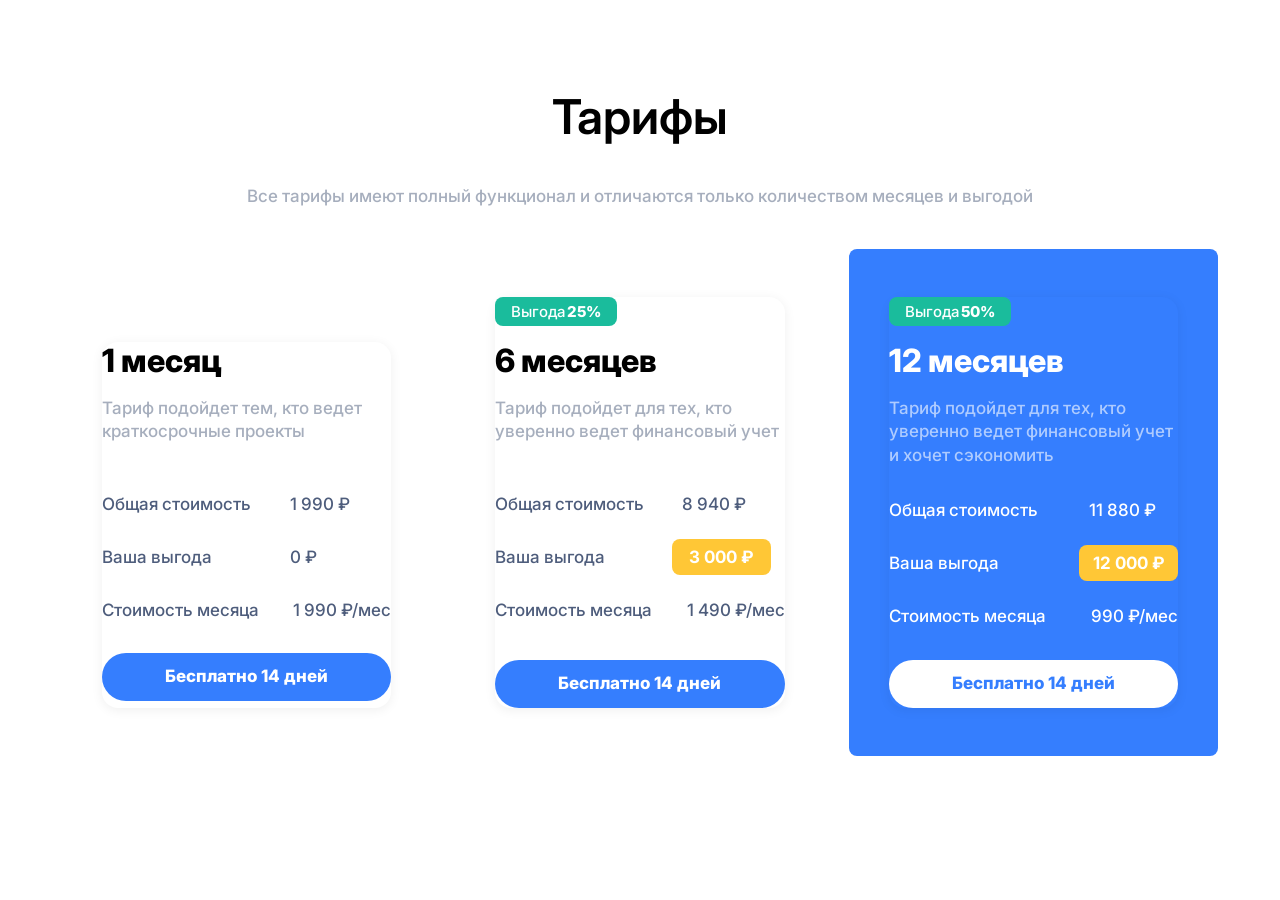
<file: index-grid.html>
<!DOCTYPE html>
<html lang="en">

<head>
    <meta charset="UTF-8">
    <meta name="viewport" content="width=device-width, initial-scale=1.0">
    <link rel="stylesheet" href="./styles/styles-grid.css">
    <link rel="preconnect" href="https://fonts.googleapis.com">
    <link rel="preconnect" href="https://fonts.gstatic.com" crossorigin>
    <link href="https://fonts.googleapis.com/css2?family=Inter:wght@500;600;700;800&display=swap" rel="stylesheet">
    <title>Тарифы 4</title>
</head>
<body>
    <section class="tariffs-grid">
        <h2 class="tariffs-title">Тарифы</h2>
        <p class="tariffs-desc">Все тарифы имеют полный функционал и отличаются только количеством месяцев и выгодой</p>
        <div class="tariffs-list">
            <div class="tariff-card first">
                <div class="tariff-inner">
                    <div class="tariff-top">
                        <div class="tariff-title">1 месяц</div>
                        <div class="tariff-text">Тариф подойдет тем, кто ведет краткосрочные проекты</div>
                    </div>
                    <div class="tariff-middle">
                        <div class="tariff-cost">
                            <span class="cost-label">Общая стоимость</span>
                            <span class="cost-value">1 990 ₽</span>
                        </div>
                        <div class="tariff-profit">
                            <span class="profit-label">Ваша выгода</span>
                            <span class="profit-value">0 ₽</span>
                        </div>
                        <div class="tariff-per-month">
                            <span class="tariff-per-month-label">Стоимость месяца</span>
                            <span class="tariff-per-month-value">1 990 ₽/мес</span>
                        </div>
                        <div class="tariff-bottom">
                            <button class="tariff-btn">Бесплатно 14 дней</button>
                        </div>
                    </div>
                </div>
            </div>
            <div class="tariff-card second">
                <div class="tariff-inner">
                    <div class="tariff-top">
                        <span class="tariff-badge">Выгода <span>25%</span></span>
                        <div class="tariff-title">6 месяцев</div>
                        <div class="tariff-text">Тариф подойдет для тех, кто уверенно ведет финансовый учет</div>
                    </div>
                    <div class="tariff-middle">
                        <div class="tariff-cost">
                            <span class="cost-label">Общая стоимость</span>
                            <span class="cost-value">8 940 ₽</span>
                        </div>                    
                        <div class="tariff-profit">Ваша выгода <span class="tariff-badge-profit">3 000 ₽</span></div>
                        <div class="tariff-per-month"><span>Стоимость месяца</span> <span class="tariff-per-month-value">1 490
                                ₽/мес</span></div>
                    </div>
                    <div class="tariff-bottom">
                        <button class="tariff-btn">Бесплатно 14 дней</button>
                    </div>
                </div>
            </div>
            <div class="tariff-card third">
                <div class="tariff-inner">
                    <div class="tariff-top">
                        <span class="tariff-badge">Выгода <span>50%</span></span>
                        <div class="tariff-title">12 месяцев</div>
                        <div class="tariff-text">Тариф подойдет для тех, кто уверенно ведет финансовый учет и хочет сэкономить</div>
                    </div>
                    <div class="tariff-middle">
                        <div class="tariff-cost">
                            <span class="cost-label">Общая стоимость</span>
                            <span class="cost-value">11 880 ₽</span>
                        </div>
                        <div class="tariff-profit">Ваша выгода <span class="tariff-badge-profit">12 000 ₽</span></div>
                        <div class="tariff-per-month"><span>Стоимость месяца</span> <span class="tariff-per-month-value">990
                                ₽/мес</span></div>
                    </div>
                    <div class="tariff-bottom">
                        <button class="tariff-btn">Бесплатно 14 дней</button>
                    </div>
                </div>
            </div>
            </div>
            </section>
            </body>
            </html>
</file>
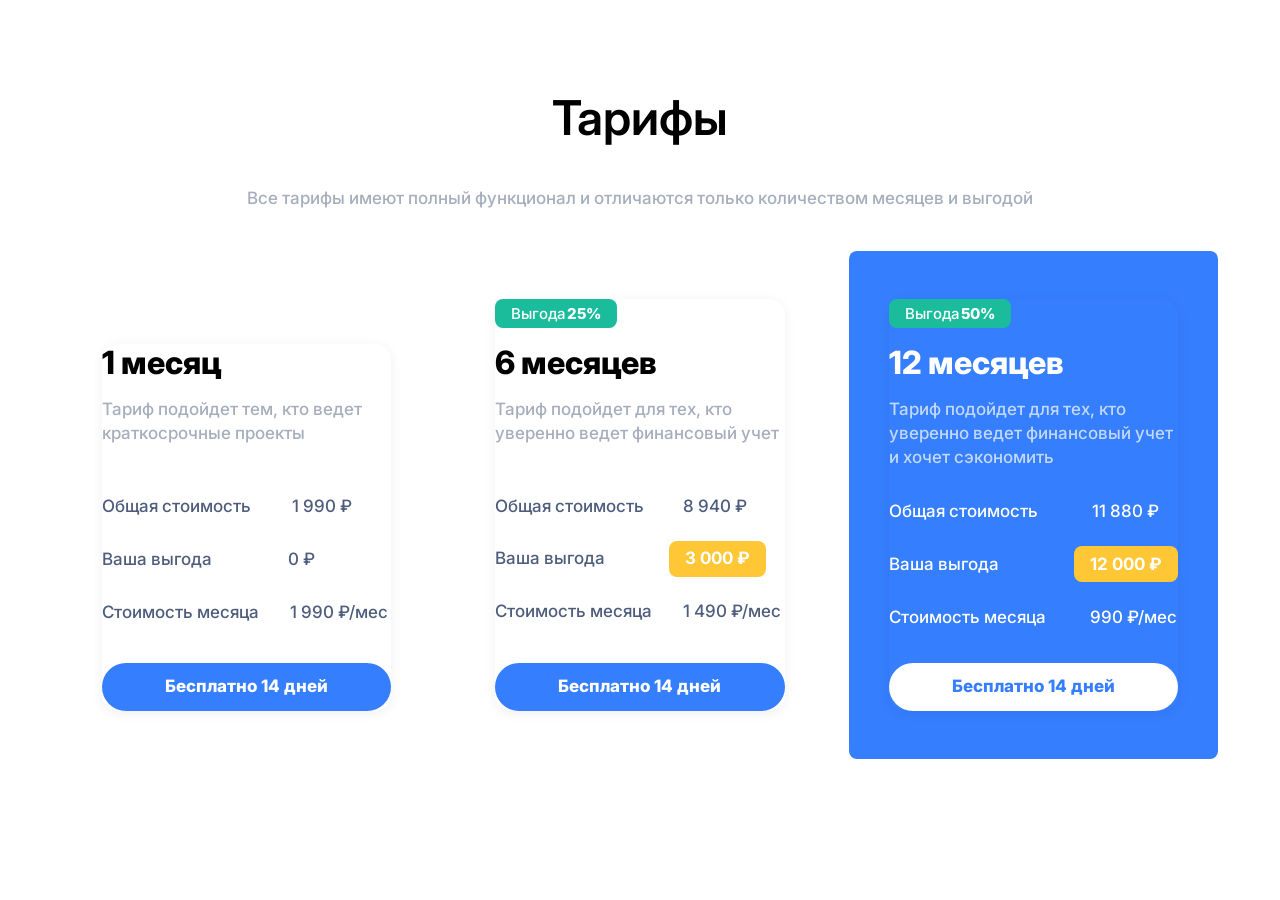
<file: index-isp.html>
<!DOCTYPE html>
<html lang="en">
<head>
    <meta charset="UTF-8">
    <meta name="viewport" content="width=device-width, initial-scale=1.0">
    <link rel="stylesheet" href="./styles/styles-isp.css">
    <link rel="preconnect" href="https://fonts.googleapis.com">
    <link rel="preconnect" href="https://fonts.gstatic.com" crossorigin>
    <link href="https://fonts.googleapis.com/css2?family=Inter:wght@500;600;700;800&display=swap" rel="stylesheet">
    <title>Тарифы 8</title>
</head>
<body>
    <section class="tariffs">
        <h2 class="tariffs__title">Тарифы</h2>
        <p class="tariffs__desc">
            Все тарифы имеют полный функционал и отличаются только количеством месяцев и выгодой
        </p>
        <div class="tariffs__list">
            <!-- 1 карточка -->
            <div class="tariff-card tariff-card--first">
                <div class="tariff-card__inner">
                    <div class="tariff-card__top">
                        <div class="tariff-card__title">1 месяц</div>
                        <div class="tariff-card__text">Тариф подойдет тем, кто ведет краткосрочные проекты</div>
                    </div>
                    <div class="tariff-card__middle">
                        <div class="tariff-card__cost">
                            <span class="tariff-card__cost-label">Общая стоимость</span>
                            <span class="tariff-card__cost-value">1&nbsp;990&nbsp;₽</span>
                        </div>
                        <div class="tariff-card__profit">
                            <span class="tariff-card__profit-label">Ваша выгода</span>
                            <span class="tariff-card__profit-value">0&nbsp;₽</span>
                        </div>
                        <div class="tariff-card__per-month">
                            <span class="tariff-card__per-month-label">Стоимость месяца</span>
                            <span class="tariff-card__per-month-value">1&nbsp;990&nbsp;₽/мес</span>
                        </div>
                    </div>
                    <div class="tariff-card__bottom">
                        <button class="tariff-card__btn">Бесплатно 14 дней</button>
                    </div>
                </div>
            </div>
            <!-- 2 карточка -->
            <div class="tariff-card tariff-card--second">
                <div class="tariff-card__inner">
                    <div class="tariff-card__top">
                        <span class="tariff-card__badge">Выгода <span>25%</span></span>
                        <div class="tariff-card__title">6 месяцев</div>
                        <div class="tariff-card__text">Тариф подойдет для тех, кто уверенно ведет финансовый учет</div>
                    </div>
                    <div class="tariff-card__middle">
                        <div class="tariff-card__cost">
                            <span class="tariff-card__cost-label">Общая стоимость</span>
                            <span class="tariff-card__cost-value">8&nbsp;940&nbsp;₽</span>
                        </div>
                        <div class="tariff-card__profit">
                            <span class="tariff-card__profit-label">Ваша выгода</span>
                            <span class="tariff-card__badge-profit">3&nbsp;000&nbsp;₽</span>
                        </div>
                        <div class="tariff-card__per-month">
                            <span class="tariff-card__per-month-label">Стоимость месяца</span>
                            <span class="tariff-card__per-month-value">1&nbsp;490&nbsp;₽/мес</span>
                        </div>
                    </div>
                    <div class="tariff-card__bottom">
                        <button class="tariff-card__btn">Бесплатно 14 дней</button>
                    </div>
                </div>
            </div>
            <!-- 3 карточка -->
            <div class="tariff-card tariff-card--third">
                <div class="tariff-card__inner">
                    <div class="tariff-card__top">
                        <span class="tariff-card__badge">Выгода <span>50%</span></span>
                        <div class="tariff-card__title">12 месяцев</div>
                        <div class="tariff-card__text">Тариф подойдет для тех, кто уверенно ведет финансовый учет и
                            хочет
                            сэкономить</div>
                    </div>
                    <div class="tariff-card__middle">
                        <div class="tariff-card__cost">
                            <span class="tariff-card__cost-label">Общая стоимость</span>
                            <span class="tariff-card__cost-value">11&nbsp;880&nbsp;₽</span>
                        </div>
                        <div class="tariff-card__profit">
                            <span class="tariff-card__profit-label">Ваша выгода</span>
                            <span class="tariff-card__badge-profit">12&nbsp;000&nbsp;₽</span>
                        </div>
                        <div class="tariff-card__per-month">
                            <span class="tariff-card__per-month-label">Стоимость месяца</span>
                            <span class="tariff-card__per-month-value">990&nbsp;₽/мес</span>
                        </div>
                    </div>
                    <div class="tariff-card__bottom">
                        <button class="tariff-card__btn">Бесплатно 14 дней</button>
                    </div>
                </div>
            </div>
        </div>
    </section>
</body>
</html>
</file>
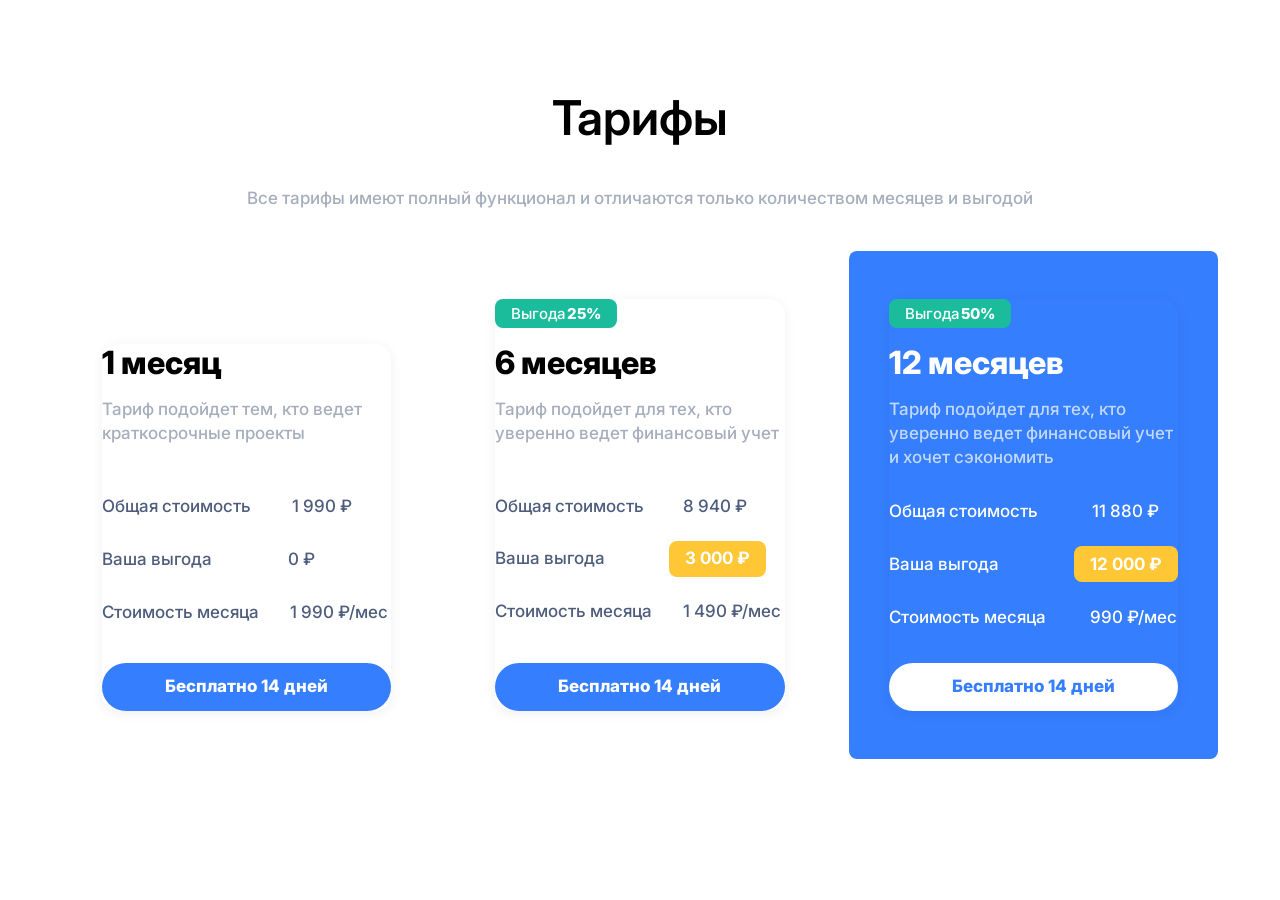
<file: index-men.html>
<!DOCTYPE html>
<html lang="en">
<head>
    <meta charset="UTF-8">
    <meta name="viewport" content="width=device-width, initial-scale=1.0">
    <link rel="stylesheet" href="./styles/styles-men.css">
    <link rel="preconnect" href="https://fonts.googleapis.com">
    <link rel="preconnect" href="https://fonts.gstatic.com" crossorigin>
    <link href="https://fonts.googleapis.com/css2?family=Inter:wght@500;600;700;800&display=swap" rel="stylesheet">
    <title>Тарифы 7</title>
</head>
<body>
<section class="tariffs">
    <h2 class="tariffs__title">Тарифы</h2>
    <p class="tariffs__desc">
        Все тарифы имеют полный функционал и отличаются только количеством месяцев и выгодой
    </p>
    <div class="tariffs__list">
        <!-- 1 карточка -->
        <div class="tariff-card tariff-card--first">
            <div class="tariff-card__inner">
                <div class="tariff-card__top">
                    <div class="tariff-card__title">1 месяц</div>
                    <div class="tariff-card__text">Тариф подойдет тем, кто ведет краткосрочные проекты</div>
                </div>
                <div class="tariff-card__middle">
                    <div class="tariff-card__cost">
                        <span class="tariff-card__cost-label">Общая стоимость</span>
                        <span class="tariff-card__cost-value">1&nbsp;990&nbsp;₽</span>
                    </div>
                    <div class="tariff-card__profit">
                        <span class="tariff-card__profit-label">Ваша выгода</span>
                        <span class="tariff-card__profit-value">0&nbsp;₽</span>
                    </div>
                    <div class="tariff-card__per-month">
                        <span class="tariff-card__per-month-label">Стоимость месяца</span>
                        <span class="tariff-card__per-month-value">1&nbsp;990&nbsp;₽/мес</span>
                    </div>
                </div>
                <div class="tariff-card__bottom">
                    <button class="tariff-card__btn">Бесплатно 14 дней</button>
                </div>
            </div>
        </div>
        <!-- 2 карточка -->
        <div class="tariff-card tariff-card--second">
            <div class="tariff-card__inner">
                <div class="tariff-card__top">
                    <span class="tariff-card__badge">Выгода <span>25%</span></span>
                    <div class="tariff-card__title">6 месяцев</div>
                    <div class="tariff-card__text">Тариф подойдет для тех, кто уверенно ведет финансовый учет</div>
                </div>
                <div class="tariff-card__middle">
                    <div class="tariff-card__cost">
                        <span class="tariff-card__cost-label">Общая стоимость</span>
                        <span class="tariff-card__cost-value">8&nbsp;940&nbsp;₽</span>
                    </div>
                    <div class="tariff-card__profit">
                        <span class="tariff-card__profit-label">Ваша выгода</span>
                        <span class="tariff-card__badge-profit">3&nbsp;000&nbsp;₽</span>
                    </div>
                    <div class="tariff-card__per-month">
                        <span class="tariff-card__per-month-label">Стоимость месяца</span>
                        <span class="tariff-card__per-month-value">1&nbsp;490&nbsp;₽/мес</span>
                    </div>
                </div>
                <div class="tariff-card__bottom">
                    <button class="tariff-card__btn">Бесплатно 14 дней</button>
                </div>
            </div>
        </div>
        <!-- 3 карточка -->
        <div class="tariff-card tariff-card--third">
            <div class="tariff-card__inner">
                <div class="tariff-card__top">
                    <span class="tariff-card__badge">Выгода <span>50%</span></span>
                    <div class="tariff-card__title">12 месяцев</div>
                    <div class="tariff-card__text">Тариф подойдет для тех, кто уверенно ведет финансовый учет и хочет
                        сэкономить</div>
                </div>
                <div class="tariff-card__middle">
                    <div class="tariff-card__cost">
                        <span class="tariff-card__cost-label">Общая стоимость</span>
                        <span class="tariff-card__cost-value">11&nbsp;880&nbsp;₽</span>
                    </div>
                    <div class="tariff-card__profit">
                        <span class="tariff-card__profit-label">Ваша выгода</span>
                        <span class="tariff-card__badge-profit">12&nbsp;000&nbsp;₽</span>
                    </div>
                    <div class="tariff-card__per-month">
                        <span class="tariff-card__per-month-label">Стоимость месяца</span>
                        <span class="tariff-card__per-month-value">990&nbsp;₽/мес</span>
                    </div>
                </div>
                <div class="tariff-card__bottom">
                    <button class="tariff-card__btn">Бесплатно 14 дней</button>
                </div>
            </div>
        </div>
    </div>
</section>
</body>
</html>
</file>
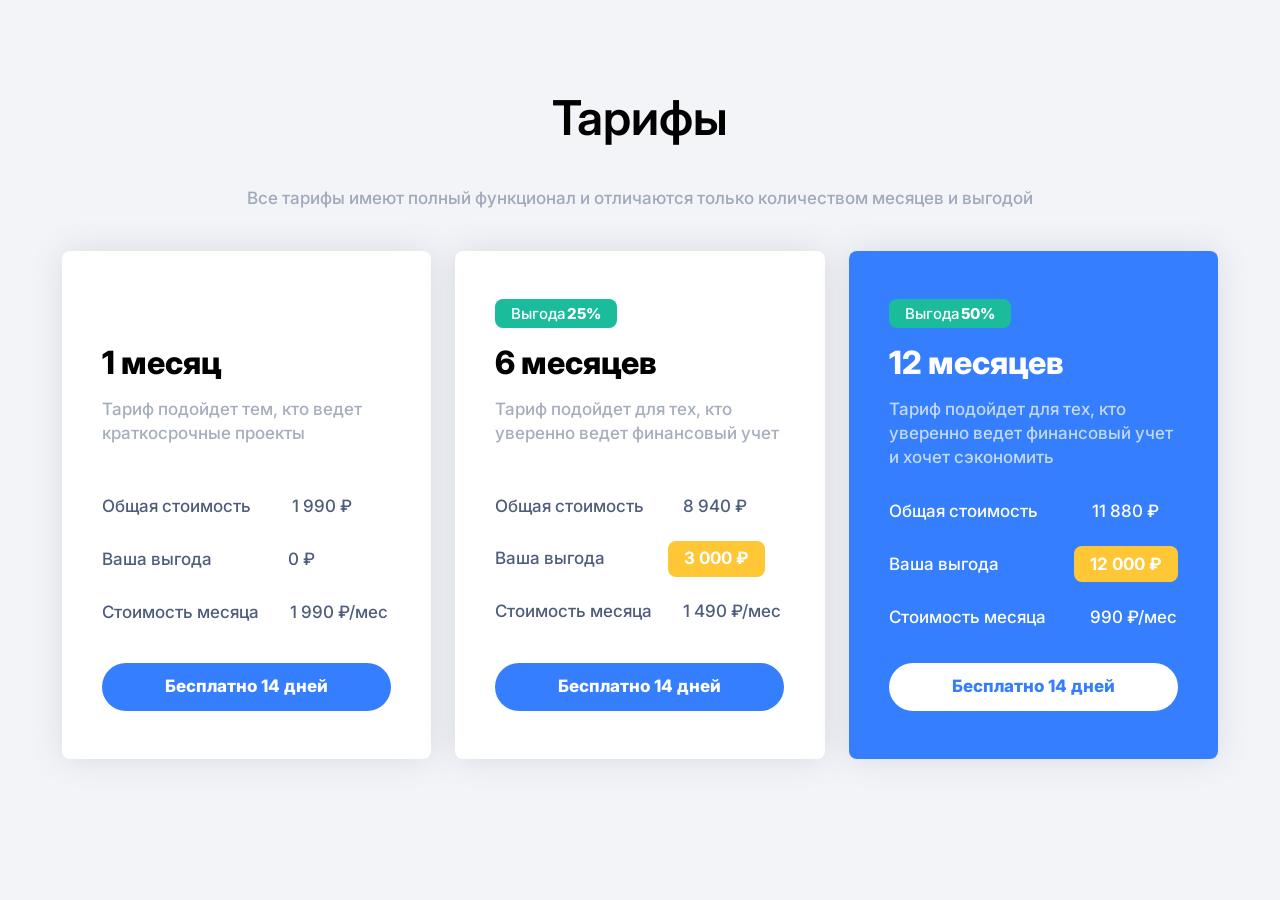
<file: index-ref.html>
<!DOCTYPE html>
<html lang="en">
<head>
    <meta charset="UTF-8">
    <meta name="viewport" content="width=device-width, initial-scale=1.0">
    <link rel="stylesheet" href="./styles/styles-ref.css">
    <link rel="preconnect" href="https://fonts.googleapis.com">
    <link rel="preconnect" href="https://fonts.gstatic.com" crossorigin>
    <link href="https://fonts.googleapis.com/css2?family=Inter:wght@500;600;700;800&display=swap" rel="stylesheet">
    <title>Тарифы 9</title>
</head>
<body>
    <section class="tariffs">
        <h2 class="tariffs__title">Тарифы</h2>
        <p class="tariffs__desc">
            Все тарифы имеют полный функционал и отличаются только количеством месяцев и выгодой
        </p>
        <div class="tariffs__list">
            <!-- 1 карточка -->
            <div class="tariff-card tariff-card--first">
                <div class="tariff-card__inner">
                    <div class="tariff-card__top">
                        <div class="tariff-card__title">1 месяц</div>
                        <div class="tariff-card__text">Тариф подойдет тем, кто ведет краткосрочные проекты</div>
                    </div>
                    <div class="tariff-card__middle">
                        <div class="tariff-card__cost">
                            <span class="tariff-card__cost-label">Общая стоимость</span>
                            <span class="tariff-card__cost-value">1&nbsp;990&nbsp;₽</span>
                        </div>
                        <div class="tariff-card__profit">
                            <span class="tariff-card__profit-label">Ваша выгода</span>
                            <span class="tariff-card__profit-value">0&nbsp;₽</span>
                        </div>
                        <div class="tariff-card__per-month">
                            <span class="tariff-card__per-month-label">Стоимость месяца</span>
                            <span class="tariff-card__per-month-value">1&nbsp;990&nbsp;₽/мес</span>
                        </div>
                    </div>
                    <div class="tariff-card__bottom">
                        <button class="tariff-card__btn">Бесплатно 14 дней</button>
                    </div>
                </div>
            </div>
            <!-- 2 карточка -->
            <div class="tariff-card tariff-card--second">
                <div class="tariff-card__inner">
                    <div class="tariff-card__top">
                        <span class="tariff-card__badge">Выгода <span>25%</span></span>
                        <div class="tariff-card__title">6 месяцев</div>
                        <div class="tariff-card__text">Тариф подойдет для тех, кто уверенно ведет финансовый учет</div>
                    </div>
                    <div class="tariff-card__middle">
                        <div class="tariff-card__cost">
                            <span class="tariff-card__cost-label">Общая стоимость</span>
                            <span class="tariff-card__cost-value">8&nbsp;940&nbsp;₽</span>
                        </div>
                        <div class="tariff-card__profit">
                            <span class="tariff-card__profit-label">Ваша выгода</span>
                            <span class="tariff-card__badge-profit">3&nbsp;000&nbsp;₽</span>
                        </div>
                        <div class="tariff-card__per-month">
                            <span class="tariff-card__per-month-label">Стоимость месяца</span>
                            <span class="tariff-card__per-month-value">1&nbsp;490&nbsp;₽/мес</span>
                        </div>
                    </div>
                    <div class="tariff-card__bottom">
                        <button class="tariff-card__btn">Бесплатно 14 дней</button>
                    </div>
                </div>
            </div>
            <!-- 3 карточка -->
            <div class="tariff-card tariff-card--third">
                <div class="tariff-card__inner">
                    <div class="tariff-card__top">
                        <span class="tariff-card__badge">Выгода <span>50%</span></span>
                        <div class="tariff-card__title">12 месяцев</div>
                        <div class="tariff-card__text">Тариф подойдет для тех, кто уверенно ведет финансовый учет и
                            хочет
                            сэкономить</div>
                    </div>
                    <div class="tariff-card__middle">
                        <div class="tariff-card__cost">
                            <span class="tariff-card__cost-label">Общая стоимость</span>
                            <span class="tariff-card__cost-value">11&nbsp;880&nbsp;₽</span>
                        </div>
                        <div class="tariff-card__profit">
                            <span class="tariff-card__profit-label">Ваша выгода</span>
                            <span class="tariff-card__badge-profit">12&nbsp;000&nbsp;₽</span>
                        </div>
                        <div class="tariff-card__per-month">
                            <span class="tariff-card__per-month-label">Стоимость месяца</span>
                            <span class="tariff-card__per-month-value">990&nbsp;₽/мес</span>
                        </div>
                    </div>
                    <div class="tariff-card__bottom">
                        <button class="tariff-card__btn">Бесплатно 14 дней</button>
                    </div>
                </div>
            </div>
        </div>
    </section>
</body>
</html>
</file>
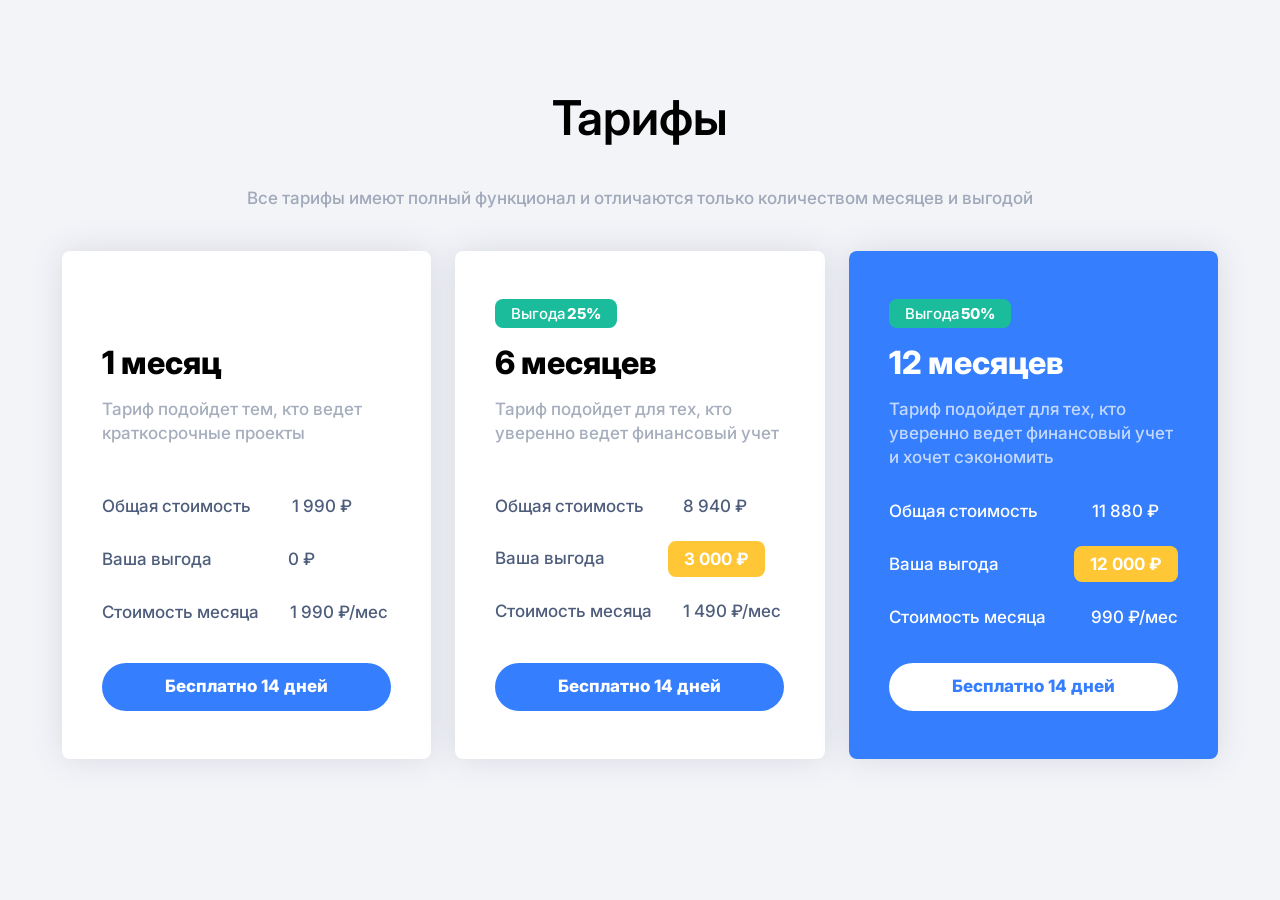
<file: index-top.html>
<!DOCTYPE html>
<html lang="en">
<head>
    <meta charset="UTF-8">
    <meta name="viewport" content="width=device-width, initial-scale=1.0">
    <link rel="stylesheet" href="./styles/styles-top.css">
    <link rel="preconnect" href="https://fonts.googleapis.com">
    <link rel="preconnect" href="https://fonts.gstatic.com" crossorigin>
    <link href="https://fonts.googleapis.com/css2?family=Inter:wght@500;600;700;800&display=swap" rel="stylesheet">
    <title>Тарифы 10</title>
</head>
<body>
    <section class="tariffs">
        <h2 class="tariffs__title">Тарифы</h2>
        <p class="tariffs__desc">
            Все тарифы имеют полный функционал и отличаются только количеством месяцев и выгодой
        </p>
        <div class="tariffs__list">
            <!-- 1 карточка -->
            <div class="tariff-card tariff-card--first">
                <div class="tariff-card__inner">
                    <div class="tariff-card__top">
                        <div class="tariff-card__title">1 месяц</div>
                        <div class="tariff-card__text">Тариф подойдет тем, кто ведет краткосрочные проекты</div>
                    </div>
                    <div class="tariff-card__middle">
                        <div class="tariff-card__cost">
                            <span class="tariff-card__cost-label">Общая стоимость</span>
                            <span class="tariff-card__cost-value">1&nbsp;990&nbsp;₽</span>
                        </div>
                        <div class="tariff-card__profit">
                            <span class="tariff-card__profit-label">Ваша выгода</span>
                            <span class="tariff-card__profit-value">0&nbsp;₽</span>
                        </div>
                        <div class="tariff-card__per-month">
                            <span class="tariff-card__per-month-label">Стоимость месяца</span>
                            <span class="tariff-card__per-month-value">1&nbsp;990&nbsp;₽/мес</span>
                        </div>
                    </div>
                    <div class="tariff-card__bottom">
                        <button class="tariff-card__btn">Бесплатно 14 дней</button>
                    </div>
                </div>
            </div>
            <!-- 2 карточка -->
            <div class="tariff-card tariff-card--second">
                <div class="tariff-card__inner">
                    <div class="tariff-card__top">
                        <span class="tariff-card__badge">Выгода <span>25%</span></span>
                        <div class="tariff-card__title">6 месяцев</div>
                        <div class="tariff-card__text">Тариф подойдет для тех, кто уверенно ведет финансовый учет</div>
                    </div>
                    <div class="tariff-card__middle">
                        <div class="tariff-card__cost">
                            <span class="tariff-card__cost-label">Общая стоимость</span>
                            <span class="tariff-card__cost-value">8&nbsp;940&nbsp;₽</span>
                        </div>
                        <div class="tariff-card__profit">
                            <span class="tariff-card__profit-label">Ваша выгода</span>
                            <span class="tariff-card__badge-profit">3&nbsp;000&nbsp;₽</span>
                        </div>
                        <div class="tariff-card__per-month">
                            <span class="tariff-card__per-month-label">Стоимость месяца</span>
                            <span class="tariff-card__per-month-value">1&nbsp;490&nbsp;₽/мес</span>
                        </div>
                    </div>
                    <div class="tariff-card__bottom">
                        <button class="tariff-card__btn">Бесплатно 14 дней</button>
                    </div>
                </div>
            </div>
            <!-- 3 карточка -->
            <div class="tariff-card tariff-card--third">
                <div class="tariff-card__inner">
                    <div class="tariff-card__top">
                        <span class="tariff-card__badge">Выгода <span>50%</span></span>
                        <div class="tariff-card__title">12 месяцев</div>
                        <div class="tariff-card__text">Тариф подойдет для тех, кто уверенно ведет финансовый учет и
                            хочет
                            сэкономить</div>
                    </div>
                    <div class="tariff-card__middle">
                        <div class="tariff-card__cost">
                            <span class="tariff-card__cost-label">Общая стоимость</span>
                            <span class="tariff-card__cost-value">11&nbsp;880&nbsp;₽</span>
                        </div>
                        <div class="tariff-card__profit">
                            <span class="tariff-card__profit-label">Ваша выгода</span>
                            <span class="tariff-card__badge-profit">12&nbsp;000&nbsp;₽</span>
                        </div>
                        <div class="tariff-card__per-month">
                            <span class="tariff-card__per-month-label">Стоимость месяца</span>
                            <span class="tariff-card__per-month-value">990&nbsp;₽/мес</span>
                        </div>
                    </div>
                    <div class="tariff-card__bottom">
                        <button class="tariff-card__btn">Бесплатно 14 дней</button>
                    </div>
                </div>
            </div>
        </div>
    </section>
</body>
</html>
</file>
<file: styles/global.css>
/* global.css */
*,
*:before,
*:after {
    box-sizing: border-box;
}
</file>
<file: styles/hero.css>
body {
    margin: 0;
    padding: 0;
    box-sizing: border-box;
}

.header,
.hero__container,
.hero__content,
.hero__image,
.marketplaces,
.marketplaces__logo {
    position: relative;
    z-index: 3;
}

.marketplaces__logo {
    position: relative;
    z-index: 4;
}

/* .header {
    max-width: 1920px;
    width: 100%;
    margin: 0 auto;
    background: #357EFE;
} */


.header {
    background: #357EFE;
    width: 100vw;
    min-width: 320px;
    margin-bottom: 0;
}

.hero__cursor {
    position: absolute;
    top: 63px;
    left: 938px;
    width: 24px;
    height: 30px;
    z-index: 20;
    pointer-events: none;
}

.header-inner {
    display: flex;
    align-items: flex-start;
    justify-content: space-between;
    max-width: 1920px;
    margin: 0 auto;
    width: 100%;
}

.header__logo {
    color: #fff;
    font-family: 'Inter', sans-serif;
    font-size: 36px;
    font-weight: 900;
    text-transform: uppercase;
    line-height: 140%;
    letter-spacing: 0;
    width: 97px;
    height: 50px;
    margin-left: 264px;
    margin-top: 40px;
    margin-bottom: 113px;
}

.header__menu {
    display: flex;
    gap: 32px;
    margin-top: 52px;
    list-style: none;
    margin-right: 0;
    margin-left: 281px;
    padding: 0;
}

.header__menu-trigger {
    display: none;
}

.header__link {
    color: rgba(255, 255, 255, 0.8);
    text-decoration: none;
    font-family: 'Inter', sans-serif;
    font-size: 18px;
    font-weight: 500;
    line-height: 140%;
    transition: color 0.2s;
}

.header__link:hover {
    color: #fff;
}

.header__cabinet-btn {
    display: inline-flex;
    align-items: center;
    justify-content: center;
    padding: 12px 32px;
    min-width: 143px;
    margin-right: 263px;
    margin-left: 257px;
    margin-top: 40px;
    height: 48px;
    border-radius: 34px;
    background: #fff;
    color: #357EFE;
    font-family: 'Inter', sans-serif;
    font-size: 17px;
    font-weight: 800;
    line-height: 140%;
    letter-spacing: 0;
    border: none;
    text-decoration: none;
    cursor: pointer;
    transition: background 0.2s, color 0.2s;
    box-sizing: border-box;
}

.header__cabinet-btn:hover {
    background: #357EFE;
    color: #fff;
}

.hero {
    position: relative;
    background: #357EFE;
    min-height: 846px;
    height: 846px;
    overflow: visible;
}

.hero__divider {
    display: none;
}

.hero__container {
    display: flex;
    align-items: flex-start;
    gap: 345px;
    min-height: 627px;
    overflow: visible;
}

.hero__title {
    width: 515px;
    color: #fff;
    font-family: 'Inter', sans-serif;
    font-size: 40px;
    font-weight: 800;
    line-height: 120%;
    letter-spacing: 0;
    margin-top: 0px;
    margin-bottom: 40px;
    z-index: 3;
}

.hero__trial-btn {
    display: inline-flex;
    align-items: center;
    justify-content: center;
    padding: 12px 32px;
    border-radius: 34px;
    background: #fff;
    color: #357EFE;
    font-family: 'Inter', sans-serif;
    font-size: 17px;
    font-weight: 800;
    line-height: 140%;
    border: none;
    text-decoration: none;
    cursor: pointer;
    width: 345px;
    min-width: unset;
    max-width: unset;
    height: 48px;
    white-space: nowrap;
    overflow: hidden;
    text-overflow: ellipsis;
    text-align: center;
    transition: background 0.2s, color 0.2s;
}

.hero__trial-btn:hover {
    background: #357EFE;
    color: #fff;
}

.marketplaces {
    display: flex;
    flex-direction: column;
    align-items: flex-start;
    gap: 23px;
    margin-top: 80px;
}

.marketplaces__row--top {
    display: flex;
    gap: 18px;
    justify-content: flex-start;
}

.marketplaces__row--bottom {
    display: flex;
    gap: 24px;
    justify-content: flex-start;
}

.marketplaces__logo {
    display: block;
}

.marketplaces__logo--wb {
    width: 205.71px;
    height: 24px;
}

.marketplaces__logo--ozon {
    width: 109.89px;
    height: 24px;
}

.marketplaces__logo--yandex {
    width: 152.75px;
    height: 35px;
}

.marketplaces__logo--aliexpress {
    width: 154.94px;
    height: 37px;
}

.hero__content {
    padding-left: 264px;
    max-width: 515px;
    display: flex;
    flex-direction: column;
    margin-right: -70px;
}

.hero__image {
    position: absolute;
    top: -17px;
    left: 720px;
    z-index: 10;
    width: 1039px;
    height: 627px;
}

.hero__deco {
    position: absolute;
    top: 528px;
    left: -617.79px;
    width: 2574.12px;
    height: 484px;
    background: #f3f4f8;
    border-radius: 8px;
    transform: rotate(-6.95deg);
    transform-origin: right center;
    opacity: 1;
    z-index: 2;
    pointer-events: none;
}

.hero__footer-bg {
    position: absolute;
    left: 0;
    right: 0;
    top: 765px;
    height: 81px;
    background: #f3f4f8;
    z-index: 1;
    pointer-events: none;
}

@media (max-width: 1024px) {

    .header {
        width: 808px;
        left: 108px;
        /* width: 100vw; */
        min-width: 320px;
        min-height: 88px;
    }

    .header-inner {
        min-height: 88px;
    }

    .header__logo {
        position: absolute;
        left: 24px;
        top: 24px;
        width: 65px;
        height: 34px;
        font-size: 24px;
    }

    .header__menu-trigger {
        position: absolute;
        right: 22px;
        top: 29px;
        width: 24px;
        height: 24px;
    }

    .hero__divider {
        display: block;
        position: absolute;
        top: 81px;
        left: 108px;
        width: 808px;
        height: 1px;
        background: rgba(255, 255, 255, 0.16);
        border: none;
        z-index: 20;
    }


    .hero__image,
    .hero__footer-bg {
        display: none;
    }

    .hero__deco {
        position: absolute;
        top: 735px;
        left: -650px;
        width: 2200px;
        height: 92px;
        background: #f3f4f8;
        border-radius: 8px;
        transform: rotate(-2.4deg);
        transform-origin: left center;
        opacity: 1;
        z-index: 2;
        pointer-events: none;
    }

    .header__menu-trigger {
        display: block;
        position: absolute;
        top: 33px;
        right: 22px;
        left: auto;
        width: 24px;
        height: 24px;
        background: none;
        border: none;
        padding: 0;
        z-index: 20;
        cursor: pointer;
    }

    .header__menu-trigger img {
        width: 24px;
        height: 24px;
        display: block;
    }

    .hero__cursor {
        display: none;
    }

    .header__menu,
    .header__cabinet-btn {
        display: none;
    }

    .header__logo {
        position: absolute;
        top: 28px;
        left: 24px;
        font-size: 24px;
        width: 65px;
        height: 34px;
        margin: 0;
    }

    .hero {
        min-height: 600px;
        height: 755px;
        overflow: visible;
    }

    .hero__container {
        width: 808px;
        margin: 0 108px 0 108px;
        display: flex;
        flex-direction: column;
        align-items: center;
        position: relative;
        gap: 48px;
    }

    .hero__content {
        width: 808px;
        max-width: 808px;
        margin-left: 24px;
        margin-right: 22px;
        margin-top: 32px;
        box-sizing: border-box;
        padding-left: 0px;
    }

    .hero__title {
        text-align: left;
        font-size: 32px;
        margin-top: 0;
        margin-bottom: 32px;
    }

    .hero__trial-btn {
        width: 808px;
        min-width: 160px;
        font-size: 17px;
        padding: 10px 20px;
        margin-bottom: 56.15px;
    }

    .marketplaces {
        gap: 10px;
        margin-top: 24px;
        flex-direction: row;
        flex-wrap: wrap;
        justify-content: flex-start;
        align-items: center;
    }

}

@media (max-width: 768px) {

    .hero {
        width: 768px;
        max-width: 768px;
        height: auto;
        margin: 0 auto;
        overflow: hidden;
        position: relative;
        padding-bottom: 40px;
    }

    .hero__container {
        flex-direction: column;
        gap: 20px;
        align-items: center;
        min-height: 0;
        width: 100vw;
        margin: 0 auto;
    }

    .hero__content {
        width: 722px;
        max-width: 722px;
        padding-left: 0;
        padding-right: 0;
        text-align: left;
    }

    .hero__title {
        width: 100%;
        margin-bottom: 32px;
        text-align: left;
    }

    .hero__trial-btn {
        width: 100%;
        min-width: 140px;
        padding: 8px 12px;
        border-radius: 18px;
    }

    .marketplaces {
        margin-top: 5px;
    }

    .header {
        min-height: 60px;
        margin-top: -23px;
        width: 100vw;
        left: 0px;

    }

    .header__logo {
        position: absolute;
        left: 0px;
        top: 24px;
        left: 24px;
        font-size: 24px;
        width: 65px;
        height: 34px;
        margin: 0;
    }

    .header__menu-trigger {
        display: block;
        position: absolute;
        right: 22px;
        top: 29px;
        width: 24px;
        height: 24px;
    }

    .hero__divider {
        display: block;
        position: absolute;
        top: 81px;
        left: 24px;
        width: 722px;
        height: 1px;
        background: rgba(255, 255, 255, 0.16);
        border: none;
        z-index: 20;
    }

    .hero__image,
    .hero__footer-bg,
    .header__cabinet-btn,
    .hero__cursor {
        display: none;
    }

    .hero__deco {
        position: absolute;
        top: 575px;
        left: 0px;
        width: 777px;
        height: 92px;
        background: #f3f4f8;
        border-radius: 8px;
        transform: rotate(-3.5deg);
        transform-origin: left center;
        opacity: 1;
        z-index: 2;
        pointer-events: none;
    }
}
</file>
<file: styles/features-bar.css>
.features-bar {
    position: absolute;
    top: 893px;
    left: 264px;
    width: 1352px;
    height: 64px;
    display: flex;
    gap: 64px;
    z-index: 10;
}

.features-bar__item {
    display: flex;
    align-items: center;
    gap: 16px;
    width: 408px;
    height: 64px;
    background: transparent;
    border-radius: 8px;
}

.features-bar__icon {
    width: 64px;
    height: 64px;
    display: flex;
    align-items: center;
    justify-content: center;
    flex-shrink: 0;
}

.desktop-br {
    display: inline;
}

.features-bar__text {
    font-family: 'Inter', sans-serif;
    font-size: 24px;
    font-weight: 700;
    line-height: 120%;
    letter-spacing: 0;
    color: #000;
    width: 328px;
    height: 58px;
    display: flex;
    align-items: center;
}

.mask-group-wrapper {
    position: absolute;
    top: 1102px;
    left: 929px;
    width: 510px;
    height: 440px;
    z-index: 5;
}

.mask-group {
    display: block;
    object-fit: contain;
}

.cashflow-block {
    position: absolute;
    top: 1204px;
    left: 382px;
    width: 510px;
    display: flex;
    flex-direction: column;
    justify-content: center;
    background: transparent;
}

.cashflow-block__text {
    max-width: 510px;
    margin: 0;
    padding: 0;
}

.cashflow-block__title {
    font-family: 'Inter', sans-serif;
    font-weight: 600;
    font-size: 40px;
    line-height: 120%;
    color: #000;
    margin: 0 0 25px 0;
    width: 510px;
}

.cashflow-block__desc {
    font-family: 'Inter', sans-serif;
    font-weight: 500;
    font-size: 18px;
    line-height: 140%;
    color: rgba(78, 93, 124, 0.5);
    margin: 0;
    margin-top: 24px;
    width: 482px;
}

.report-block {
    position: absolute;
    top: 1665px;
    left: 264px;
    width: 1279px;
    height: 444px;
    display: flex;
    align-items: flex-start;
    z-index: 2;
}

.report-block__img {
    width: 644px;
    height: 444px;
    display: block;
    flex-shrink: 0;
}

.report-block__content {
    margin-left: 64px;
    /* 972 (top заголовка) - 264 (left картинки) - 644 (ширина картинки) = 64px */
    display: flex;
    flex-direction: column;
}

.report-block__title {
    width: 571px;
    height: 96px;
    font-family: 'Inter', sans-serif;
    font-weight: 600;
    font-size: 40px;
    line-height: 120%;
    color: #000;
    letter-spacing: 0;
    margin: 102px 0 24px 0;
    /* 1767 - 1665 = 102px сверху, 24px до подписи */
}

.report-block__desc {
    width: 565px;
    height: 75px;
    font-family: 'Inter', sans-serif;
    font-weight: 500;
    font-size: 18px;
    line-height: 140%;
    color: rgba(78, 93, 124, 0.5);
    /* #4E5D7C, 50% */
    letter-spacing: 0;
    margin: 0;
}

.profit-block__title {
    position: absolute;
    top: 2270px;
    left: 382px;
    width: 566px;
    height: 96px;
    font-family: 'Inter', sans-serif;
    font-weight: 600;
    font-size: 40px;
    line-height: 120%;
    letter-spacing: 0;
    color: #000;
    margin: 0;
}

.profit-block__desc {
    position: absolute;
    top: 2395px;
    left: 382px;
    width: 526px;
    height: 50px;
    font-family: 'Inter', sans-serif;
    font-weight: 500;
    font-size: 18px;
    line-height: 140%;
    color: rgba(78, 93, 124, 0.5);
    /* #4E5D7C 50% */
    letter-spacing: 0;
    margin: 0;
}

.profit-block__img {
    position: absolute;
    top: 2235px;
    left: 946px;
    width: 641px;
    height: 416.7px;
    display: block;
}

.expenses-card {
    position: absolute;
    top: 2773px;
    left: 265px;
    width: 461px;
    height: 372.94px;
    padding: 25.47px;
    border-radius: 11.03px;
    background: #fff;
    box-shadow: 0 0 32px 0 rgba(78, 93, 124, 0.16);
    z-index: 2;
    box-sizing: border-box;
    display: flex;
    align-items: center;
    justify-content: center;
}

.expenses-note {
    position: absolute;
    top: 2879px;
    left: 457px;
    width: 450px;
    height: 98px;
    border-radius: 16px;
    background: #fff;
    box-shadow: 0 0 32px 0 rgba(78, 93, 124, 0.32);
    z-index: 2;
}

.expenses-block {
    position: absolute;
    top: 2842px;
    left: 972px;
    width: 566px;
    height: 176px;
}

.expenses-block__title {
    position: absolute;
    top: 0;
    left: 0;
    width: 566px;
    height: 96px;
    font-family: 'Inter', sans-serif;
    font-weight: 600;
    font-size: 40px;
    line-height: 120%;
    color: #000;
    margin: 0;
}

.expenses-block__desc {
    position: absolute;
    top: 126px;
    left: 0px;
    width: 566px;
    height: 50px;
    font-family: 'Inter', sans-serif;
    font-weight: 500;
    font-size: 18px;
    line-height: 140%;
    color: rgba(78, 93, 124, 0.5);
    /* #4E5D7C 50% */
    margin: 0;
}

.expenses-note__inner {
    position: absolute;
    top: 26.83px;
    left: 36px;
    width: 374.77px;
    height: 45px;
    display: flex;
    justify-content: space-between;
    align-items: center;
}

.note-value {
    font-family: 'Inter', sans-serif;
    font-weight: 900;
    font-size: 32px;
    line-height: 140%;
    letter-spacing: 0;
    text-align: right;
    color: #FF6536;
    width: 167px;
    display: block;
}

.expenses-note__vector {
    position: absolute;
    top: 46.5px;
    left: 76.5px;
    width: 94px;
    height: 47px;
    z-index: 3;
    pointer-events: none;
}

.section-divider {
    position: absolute;
    width: 1392px;
    height: 1px;
    background: rgba(78, 93, 124, 0.08);
    /* #4E5D7C, 8% */
    left: 264px;
    z-index: 10;
    border: none;
    margin: 0;
    padding: 0;
}

.divider--1 {
    top: 1037px;
}

.divider--2 {
    top: 1584px;

}

.divider--3 {
    top: 2189px;
}

.divider--4 {
    top: 2693px;
}

@media (max-width: 1024px) {

    .section-divider {
        position: static;
        left: unset;
        top: unset;
        margin-left: 0;
        margin-right: 0;
        width: 808px;
        height: 1px;
        background: rgba(77, 94, 124, 0.08);
        z-index: 10;
        margin: 0 auto;
    }

    .divider--1 {
        margin-top: 48px;
    }

    .divider--2 {
        margin-top: 0px;
    }

    .divider--3 {
        margin-top: 0px;
    }

    .divider--4 {
        margin-top: 0px;
    }

    .features-bar {
        position: static;
        display: grid;
        grid-template-columns: 1fr 1fr;
        grid-template-rows: auto auto;
        row-gap: 32px;
        column-gap: 0;
        width: 808px;
        margin-left: 108px;
        height: auto;
        margin-top: 37px;
        margin-bottom: 48px;
    }

    .features-bar__item {
        width: 404px;
        height: 64px;
        max-width: 404px;
        min-width: 220px;
        margin: 0;
    }

    .features-bar__item:nth-child(3) {
        grid-column: 1 / 3;
    }

    .features-bar__icon {
        width: 64px;
        height: 64px;
        border-radius: 8px;
    }

    .desktop-br {
        display: inline;
    }

    .features-bar__text {
        font-size: 18px;
        width: 270px;
        height: auto;
    }

    .cashflow-block {
        display: flex;
        flex-direction: column;
        align-items: flex-start;
        width: 808px;
        max-width: 808px;
        margin: 0 auto 48px;
        position: static;
        left: 0;
        top: 0;
        box-sizing: border-box;
        background: none;
    }

    .cashflow-block__text {
        width: 100%;
        max-width: 808px;
        margin: 0 auto;
        padding: 0;
        box-sizing: border-box;
        text-align: left;
    }

    .cashflow-block__title {
        font-size: 32px;
        width: 100%;
        text-align: left;
        margin-bottom: 24px;
        height: auto;
    }

    .cashflow-block__desc {
        font-size: 18px;
        margin-top: 8px;
        width: 100%;
        height: auto;
        color: rgba(78, 93, 124, 0.7);
    }

    .mask-group-wrapper {
        position: static;
        width: 808px;
        margin: 48px auto 32px auto;
        height: 440px;
        display: flex;
        justify-content: center;
    }

    .mask-group {
        width: 808px;
        max-width: 808px;
        margin: 0;
        display: block;
        height: auto;
        margin-right: 202px;
    }

    .report-block {
        position: static;
        width: 808px;
        max-width: 808px;
        margin: 48px auto 48px auto;
        height: auto;
        display: flex;
        flex-direction: column;
        align-items: center;
        gap: 32px;
        z-index: auto;
    }

    .report-block__img {
        width: 808px;
        max-width: 808px;
        height: auto;
        display: block;
        margin: 0 auto 33px;
        flex-shrink: 0;
    }

    .report-block__content {
        margin-left: 0;
        margin-bottom: 48px;
        width: 808px;
        max-width: 808px;
        display: flex;
        flex-direction: column;
        align-items: center;
        padding: 0 16px;
        box-sizing: border-box;
    }

    .report-block__title {
        font-size: 32px;
        font-weight: 600;
        width: 100%;
        height: auto;
        line-height: 130%;
        margin: 0 0 24px 0;
    }

    .report-block__desc {
        font-size: 18px;
        line-height: 140%;
        width: 100%;
        height: auto;
        color: rgba(78, 93, 124, 0.7);
        margin: 0;
        padding: 0;
    }

    .profit-block {
        position: static;
        width: 808px;
        max-width: 808px;
        margin: 48px auto;
        box-sizing: border-box;
        display: flex;
        flex-direction: column;
        align-items: center;
        gap: 32px;
    }

    .profit-block__img {
        position: static;
        width: 808px;
        max-width: 808px;
        height: auto;
        margin: 0 auto 0 auto;
        display: block;
    }

    .profit-block__title {
        position: static;
        width: 808px;
        font-size: 32px;
        font-weight: 600;
        line-height: 130%;
        color: #000;
        margin: 0 0 24px 0;
        height: auto;
    }

    .profit-block__desc {
        position: static;
        width: 808px;
        max-width: 808px;
        font-size: 18px;
        line-height: 140%;
        color: rgba(78, 93, 124, 0.7);
        margin: 0 auto;
        height: auto;
        padding: 0;
    }

    .expenses-card-wrapper {
        width: 808px;
        margin: 48px auto 32px;
        position: relative;
        height: 372.94px;
    }

    .expenses-card {
        position: absolute;
        top: 0;
        left: 0;
        width: 715px;
        height: 100%;
        padding: 25.47px;
        border-radius: 11.03px;
        background: #fff;
        box-shadow: 0 0 32px 0 rgba(78, 93, 124, 0.16);
        z-index: 2;
        box-sizing: border-box;
        display: flex;
        align-items: center;
        justify-content: center;
    }

    .expenses-card__img {
        width: 100%;
        height: 100%;
        object-fit: cover;
        display: block;
    }

    .expenses-note {
        position: absolute;
        top: 36%;
        left: 72%;
        transform: translateX(-50%);
        width: calc(808px - 715px/2);
        height: 98px;
        border-radius: 16px;
        background: #fff;
        box-shadow: 0 0 32px 0 rgba(78, 93, 124, 0.32);
        z-index: 3;
        display: flex;
        justify-content: center;
        align-items: center;
    }

    .expenses-note__inner {
        width: 374.77px;
        display: flex;
        height: 45px;
        justify-content: space-between;
        align-items: center;
    }

    .note-value {
        font-family: 'Inter', sans-serif;
        font-weight: 900;
        font-size: 32px;
        line-height: 140%;
        color: #FF6536;
        text-align: right;
    }

    .note-value--first {
        margin-right: 0px;
        margin-right: -27px;
    }

    .note-value--second {
        margin-left: 2px;
    }

    .expenses-note__vector {
        position: relative;
        width: 47px;
        height: 23.5px;
        left: -246px;
        top: 60px;
        display: block;
    }

    .expenses-block {
        display: flex;
        flex-direction: column;
        align-items: flex-start;
        justify-content: flex-start;
        position: static;
        width: 808px;
        max-width: 808px;
        height: auto;
        margin: 0 auto 0 auto;
        padding: 0;
        text-align: left;
    }

    .expenses-block__title {
        display: flex;
        align-items: center;
        height: 96px;
        font-size: 32px;
        width: 100%;
        margin: 0;
        text-align: left;
    }

    .expenses-block__title,
    .expenses-block__desc {
        width: 100%;
        margin: 0;
        text-align: left;
        position: static;
    }

    .expenses-block__desc {
        font-size: 18px;
        color: rgba(78, 93, 124, 0.7);
        line-height: 140%;
        margin-top: 24px;
    }
}

@media (max-width: 768px) {

    .features-bar {
        display: flex;
        flex-direction: column;
        width: 100%;
        max-width: 721px;
        margin: 32px auto 48px auto;
        gap: 32px;
        padding: 0;
        position: static;
    }

    .features-bar__item {
        width: 721px;
        height: 70px;
        max-width: 721px;
        min-width: 220px;
        margin: 0;
        border-radius: 8px;
    }

    .features-bar__icon {
        width: 70px;
        height: 70px;
        margin-right: 24px;
        border-radius: 8px;
    }

    .desktop-br {
        display: none;
    }

    .features-bar__text {
        font-size: 24px;
        width: 634px;
        height: auto;
    }

    .section-divider {
        position: static;
        width: 721px;
        margin: 0 23px 0px 24px;
        height: 1px;
        background: rgba(77, 94, 124, 0.08);
        border: none;
        z-index: 10;
    }

    .divider--1 {
        margin-bottom: 48px;
    }

    .divider--2 {
        margin-top: 48px;
    }

    .divider--3 {
        margin-top: 48px;
    }

    .divider--4 {
        margin-top: 0px;
    }

    .mask-group-wrapper {
        position: static;
        width: 721px;
        margin: 0px auto 32px auto;
        min-height: 150px;
        height: 440px;
        display: flex;
        justify-content: center;
    }

    .mask-group {
        width: 721px;
        max-width: 721px;
        height: auto;
        margin-right: 114px;
        display: block;
    }

    .cashflow-block {
        display: flex;
        flex-direction: column;
        align-items: flex-start;
        width: 721px;
        margin: 0px auto 48px auto;
        background: none;
    }

    .cashflow-block__text {
        width: 100%;
        margin: 0;
        padding: 0;
        box-sizing: border-box;
        text-align: left;
    }

    .cashflow-block__title {
        font-size: 32px;
        width: 100%;
        text-align: left;
        margin-bottom: 24px;
        height: auto;
    }

    .cashflow-block__desc {
        font-size: 18px;
        margin-top: 8px;
        width: 100%;
        height: auto;
        color: rgba(78, 93, 124, 0.7);
    }

    .report-block {
        position: static;
        width: 721px;
        max-width: 721px;
        margin: 48px auto;
        display: flex;
        flex-direction: column;
        align-items: center;
        gap: 0px;
        box-sizing: border-box;
    }

    .report-block__img {
        width: 721px;
        max-width: 721px;
        height: auto;
        display: block;
        margin: 0 auto 33px;
    }

    .report-block__content {
        margin-left: 0;
        margin-bottom: 0;
        padding: 0 0;
        width: 100%;
        display: flex;
        flex-direction: column;
        align-items: center;
    }

    .report-block__title {
        width: 100%;
        font-size: 32px;
        line-height: 130%;
        margin: 0 0 24px 0;
        height: auto;
    }

    .report-block__desc {
        font-size: 18px;
        line-height: 140%;
        width: 100%;
        height: auto;
        margin: 0;
        color: rgba(78, 93, 124, 0.7);
        padding: 0;
    }

    .profit-block {
        width: 721px;
        max-width: 721px;
        gap: 0px;
    }

    .profit-block__img {
        width: 721px;
        max-width: 721px;
        height: auto;
        margin: 0 auto 33px auto;
        display: block;
    }

    .profit-block__title {
        width: 721px;
        margin: 0 0 24px 0;
        height: auto;
    }

    .profit-block__desc {
        width: 721px;
        max-width: 721px;
        font-size: 18px;
        line-height: 140%;
        color: rgba(78, 93, 124, 0.7);
        margin: 0 auto;
        height: auto;
        padding: 0;
    }

    .expenses-card-wrapper {
        width: 721px;
        margin: 48px 23px 32px 24px;
        position: relative;
        height: 372.94px;
        box-sizing: border-box;
    }

    .expenses-card {
        position: absolute;
        top: 0;
        left: 0;
        width: 628px;
        height: 100%;
        padding: 13px;
        border-radius: 11.03px;
        background: #fff;
        box-shadow: 0 0 32px 0 rgba(78, 93, 124, 0.16);
        z-index: 2;
        box-sizing: border-box;
        display: flex;
        align-items: center;
        justify-content: center;
    }



    .expenses-card__img {
        width: 100%;
        height: 100%;
        object-fit: cover;
        display: block;
    }

    .expenses-note {
        position: absolute;
        top: 36%;
        left: 72%;
        transform: translateX(-50%);
        width: calc(721px - 628px/2);
        height: 49px;
        border-radius: 16px;
        background: #fff;
        box-shadow: 0 0 32px 0 rgba(78, 93, 124, 0.32);
        z-index: 3;
        display: flex;
        justify-content: center;
        align-items: center;
    }

    .expenses-note__inner {
        width: 374.77px;
        display: flex;
        height: 0px;
        justify-content: space-between;
        align-items: center;
    }

    .note-value {
        font-family: 'Inter', sans-serif;
        font-weight: 900;
        font-size: 24px;
        line-height: 140%;
        color: #FF6536;
        text-align: right;
    }

    .expenses-note__vector {
        position: relative;
        width: 47px;
        height: 23.5px;
        left: -246px;
        top: 60px;
        display: block;
    }

    .expenses-block {
        display: flex;
        flex-direction: column;
        align-items: flex-start;
        justify-content: flex-start;
        position: static;
        width: 721px;
        max-width: 721px;
        height: auto;
        margin: 32px auto 0 auto;
        padding: 0;
        text-align: left;
    }

    .expenses-block__title {
        display: flex;
        align-items: center;
        height: 96px;
        font-size: 32px;
        width: 100%;
        margin: 0;
        text-align: left;
    }

    .expenses-block__title,
    .expenses-block__desc {
        width: 100%;
        margin: 0;
        text-align: left;
        position: static;
    }

    .expenses-block__desc {
        font-size: 18px;
        color: rgba(78, 93, 124, 0.7);
        line-height: 140%;
        margin-top: 24px;
    }
}
</file>
<file: styles/blue-section.css>
.blue-section {
    position: absolute;
    top: 3267px;
    /* значение для десктоп */
    left: 0;
    width: 1920px;
    height: 1453px;
    background: #357EFE;
    z-index: 1;
    overflow: hidden;
}

.blue-section__title {
    position: absolute;
    /* Figma: top: 3387px; left: 538px; width: 845px
    Применено: top/left/width для совпадения при overlay Pixel Perfect */
    top: 120px;
    left: 528px;
    width: 866px;
    height: 58px;
    font-family: 'Inter', sans-serif;
    font-weight: 600;
    font-size: 48px;
    line-height: 120%;
    color: #fff;
    text-align: center;
    margin: 0;
}

/* Описание */
.blue-section__desc {
    position: absolute;
    /* Figma: top: 3469px; 
    Применено: top для совпадения при overlay Pixel Perfect */
    top: 201px;
    left: 382px;
    width: 1156px;
    height: 50px;
    font-family: 'Inter', sans-serif;
    font-weight: 500;
    font-size: 18px;
    line-height: 140%;
    color: rgba(255, 255, 255, 0.8);
    text-align: center;
    margin: 0;
}

/* Кнопка */
.blue-section__btn {
    position: absolute;
    /* Figma: top: 3559px; 
        Применено: top для совпадения при overlay Pixel Perfect */
    top: 292px;
    left: 788px;
    width: 345px;
    height: 48px;
    /* Figma: padding: 12px 32px;
    Применено: padding для совпадения при overlay Pixel Perfect */
    padding: 0;
    border-radius: 34px;
    background: #fff;
    color: #357EFE;
    font-size: 17px;
    font-family: 'Inter', sans-serif;
    font-weight: 800;
    line-height: 140%;
    border: none;
    cursor: pointer;
}

.report-preview-block {
    position: absolute;
    /* Figma: top: 3671px; left: 382px; 
    Применено: top/left для совпадения при overlay Pixel Perfect */
    top: 404px;
    left: 381px;
    width: 1156px;
    height: 640px;
    border-radius: 12.84px;
    background: #fff;
    box-shadow: 0 0 32px 0 rgba(78, 93, 124, 0.32);
    display: flex;
}

.report-preview-block__divider {
    position: absolute;
    top: 3671px;
    left: 978px;
    width: 2px;
    height: 640px;
    background: #357EFE;
    z-index: 5;
}

/* Навигационный круг со стрелками */
.report-preview-block__nav {
    position: absolute;
    width: 40px;
    height: 40px;
    top: 298px;
    left: 578px;
    z-index: 8;
    display: flex;
    align-items: center;
    justify-content: center;
}

.report-preview-block__ellipse {
    position: absolute;
    width: 40px;
    height: 40px;
    top: 0;
    left: 0;
    background: #fff;
    border-radius: 50%;
    box-shadow: 0 0 32px 0 rgba(78, 93, 124, 0.32);
    opacity: 0.6;
    z-index: 1;
}

.report-preview-block__nav-icon {
    position: absolute;
    width: 6px;
    height: 10px;
    top: 15px;
    /* 3986-3971 = 15px */
    color: #357EFE;
    z-index: 2;
}

.report-preview-block__nav-icon--left {
    left: 8px;
    /* (967-959) = 8px */
}

.report-preview-block__nav-icon--right {
    left: 26px;
    /* (985-959) = 26px */
}


.report-preview-block__image {
    /* Figma: width: 508px; padding: 16px 0 16px 16px;
    Применено: width/padding для совпадения при overlay Pixel Perfect */
    width: 598px;
    height: 640px;
    overflow: hidden;
    padding: 0;
    background: #fff;
    box-sizing: border-box;
    flex-shrink: 0;

}

.report-preview-block__image img {
    width: 100%;
    height: 100%;
    object-fit: cover;
    border-radius: 16px 0 0 16px;
    display: block;
}



.report-preview-block__chart {
    overflow: hidden;
    border-radius: 0 12.84px 12.84px 0;
    position: relative;
}

.report-preview-block__chart-img {
    /* Figma: width: 648px; height: 640px;
    Применено: width/height для совпадения при overlay Pixel Perfect */
    width: 593px;
    height: 706px;
    object-fit: cover;
    object-position: right -34px;
    display: block;
    border-radius: 0 12.84px 12.84px 0;
}

/* Excel/FINIO секция */
.stats-block {
    position: absolute;
    background: #357EFE;
    top: 1108px;
    /* top: 4375px; */
    left: 500px;
    width: 920px;
    height: 225px;
    display: flex;
    gap: 24px;
}

.stats-block__card,
.finio-block__card {
    width: 448px;
    height: 225px;
    /* В Figma у блока Fill: #fff, но визуально и по overlay блок синий (#357EFE).
    Сделал фон .stats-block__card синим для pixel perfect соответствия макету. */
    background: #357EFE;
    /* background: #fff; */
    border-radius: 16px;
    box-shadow: 0 0 32px 0 rgba(78, 93, 124, 0.16);
    padding: 0;
    /* padding: 32px 24px; */
    box-sizing: border-box;
    position: relative;
    /* outline: 1px solid red; */
}

.stats-block__card-title,
.finio-block__card-title {
    width: 448px;
    height: 29px;
    font-family: 'Inter', sans-serif;
    font-size: 24px;
    font-weight: 700;
    line-height: 120%;
    color: #fff;
    margin: 0 0 24px 0;
}

.stats-block__card-features,
.finio-block__features {
    display: flex;
    align-items: center;
    gap: 8px;
    margin-top: 24px;
}

.stats-block__icon,
.finio-block__icon {
    width: 24px;
    height: 24px;
    display: flex;
    align-items: center;
    justify-content: center;
}

.stats-block__card-feature,
.finio-block__feature {
    font-family: 'Inter', sans-serif;
    font-size: 18px;
    font-weight: 500;
    line-height: 140%;
    color: rgba(255, 255, 255, 0.8);
    margin: 0;
}

.features-list {
    display: flex;
    flex-direction: column;
    gap: 15px;
    margin: 0;
}

@media (max-width: 1024px) {

    .blue-section {
        display: flex;
        flex-direction: column;
        align-items: flex-start;
        width: 1024px;
        margin: 48px auto 0 auto;
        padding-left: 0;
        height: auto;
        position: static;
    }

    .blue-section__title {
        position: static;
        width: 808px;
        height: auto;
        font-family: 'Inter', sans-serif;
        font-weight: 600;
        font-size: 48px;
        line-height: 120%;
        color: #fff;
        text-align: left;
        margin: 64px auto 0 auto;
    }

    .blue-section__desc {
        position: static;
        width: 808px;
        height: auto;
        font-family: 'Inter', sans-serif;
        font-weight: 500;
        font-size: 18px;
        line-height: 140%;
        color: rgba(255, 255, 255, 0.8);
        text-align: left;
        margin: 24px auto 0 auto;
    }

    .blue-section__btn {
        position: static;
        width: 808px;
        height: auto;
        padding: 0;
        border-radius: 34px;
        background: #fff;
        color: #357EFE;
        font-size: 17px;
        font-family: 'Inter', sans-serif;
        font-weight: 800;
        line-height: 140%;
        border: none;
        cursor: pointer;
        margin: 32px auto 0 auto;
    }

    .report-preview-block {
        position: relative;
        display: flex;
        top: auto;
        left: auto;
        width: 100vw;
        max-width: 808px;
        min-width: 320px;
        margin: 48px auto 0 auto;
        border-radius: 12.84px;
        background: #fff;
        box-shadow: 0 0 32px 0 rgba(78, 93, 124, 0.32);
        height: 450px;
        align-items: stretch;
        gap: 0;
    }

    .report-preview-block__divider {
        position: absolute;
        left: 420px;
        top: 0;
        width: 2px;
        height: 640px;
        background: #357EFE;
        z-index: 5;
    }

    .report-preview-block__nav {
        position: absolute;
        width: 40px;
        height: 40px;
        top: 174px;
        left: 400px;
        z-index: 8;
        display: flex;
        align-items: center;
        justify-content: center;
    }

    .report-preview-block__ellipse {
        position: absolute;
        top: 0;
        left: 0;
        width: 40px;
        height: 40px;
        background: #fff;
        border-radius: 50%;
        box-shadow: 0 0 32px 0 rgba(78, 93, 124, 0.32);
        opacity: 0.6;
        z-index: 1;
    }

    .report-preview-block__image {
        width: 52%;
        min-width: 160px;
        height: 100%;
        overflow: hidden;
        background: #fff;
        box-sizing: border-box;
        flex-shrink: 0;
        display: flex;
        align-items: stretch;
    }

    .report-preview-block__image img {
        width: 100%;
        height: 100%;
        object-fit: contain;
        object-position: left top;
        display: block;
        border-radius: 16px 0 0 16px;
    }

    .report-preview-block__chart {
        width: 48%;
        height: 100%;
        overflow: hidden;
        border-radius: 0 12.84px 12.84px 0;
        position: relative;
        flex-shrink: 0;
        display: flex;
        align-items: stretch;
    }

    .report-preview-block__chart-img {
        width: 100%;
        height: 100%;
        object-fit: cover;
        object-position: right top;
        display: block;
        border-radius: 0 12.84px 12.84px 0;
        position: relative;
        z-index: 2;
    }

    .stats-block {
        position: static;
        width: 100%;
        max-width: 808px;
        height: auto;
        margin: 54px auto 0 auto;
        display: flex;
        flex-direction: column;
        gap: 24px;
        background: none;
        padding: 0;
    }

    .stats-block__card,
    .finio-block__card {
        width: 100%;
        max-width: 808px;
        min-width: 260px;
        height: auto;
        border-radius: 16px;
        background: #357EFE;
        box-shadow: 0 0 32px 0 rgba(78, 93, 124, 0.16);
        margin: 0 auto;
        position: static;
    }

    .finio-block__card {
        margin: 48px auto 64px auto;
    }

    .stats-block__card-title,
    .finio-block__card-title {
        width: 100%;
        height: auto;
        font-size: 22px;
        margin: 0 0 24px 0;
        color: #fff;
        text-align: left;
    }

    .features-list,
    .stats-block__features-list,
    .finio-block__features-list {
        margin: 0;
    }

    .stats-block__card-features,
    .finio-block__features {
        gap: 8px;
        margin-top: 24px;
        display: flex;
        align-items: center;
    }

    .stats-block__icon,
    .finio-block__icon {
        width: 24px;
        height: 24px;
        margin-right: 12px;
        border-radius: 8px;
    }

    .stats-block__card-feature,
    .finio-block__feature {
        font-size: 16px;
        width: auto;
        color: rgba(255, 255, 255, 0.8);
        margin: 0;
    }
}

@media (max-width: 768px) {

    .blue-section {
        display: flex;
        flex-direction: column;
        align-items: flex-start;
        width: 768px;
        margin: 48px auto 0 auto;
        padding-left: 0;
        height: auto;
        position: static;
        outline: 2px solid blue;
    }

    .blue-section__title {
        position: static;
        width: 721px;
        height: auto;
        font-family: 'Inter', sans-serif;
        font-weight: 600;
        font-size: 36px;
        line-height: 120%;
        color: #fff;
        text-align: left;
        margin: 64px auto 0 auto;
    }

    .blue-section__desc {
        position: static;
        width: 721px;
        height: auto;
        font-family: 'Inter', sans-serif;
        font-weight: 500;
        font-size: 16px;
        line-height: 140%;
        color: rgba(255, 255, 255, 0.8);
        text-align: left;
        margin: 24px auto 0 auto;
    }

    .blue-section__btn {
        position: static;
        width: 721px;
        height: auto;
        padding: 0;
        border-radius: 34px;
        background: #fff;
        color: #357EFE;
        font-size: 17px;
        font-family: 'Inter', sans-serif;
        font-weight: 800;
        line-height: 140%;
        border: none;
        cursor: pointer;
        margin: 32px auto 0 auto;
    }

    .report-preview-block {
        position: relative;
        display: flex;
        top: auto;
        left: auto;
        width: 100vw;
        max-width: 721px;
        min-width: 320px;
        margin: 48px auto 0 auto;
        border-radius: 12.84px;
        background: #fff;
        box-shadow: 0 0 32px 0 rgba(78, 93, 124, 0.32);
        height: 450px;
        align-items: stretch;
        gap: 0;
    }

    .report-preview-block__divider {
        position: absolute;
        left: 374px;
        top: 0;
        width: 2px;
        height: 640px;
        background: #357EFE;
        z-index: 5;
    }

    .report-preview-block__nav {
        position: absolute;
        width: 40px;
        height: 40px;
        top: 145px;
        left: 354px;
        z-index: 8;
        display: flex;
        align-items: center;
        justify-content: center;
    }

    .report-preview-block__ellipse {
        position: absolute;
        top: 0;
        left: 0;
        width: 40px;
        height: 40px;
        background: #fff;
        border-radius: 50%;
        box-shadow: 0 0 32px 0 rgba(78, 93, 124, 0.32);
        opacity: 0.6;
        z-index: 1;
    }

    .report-preview-block__image {
        width: 52%;
        min-width: 160px;
        height: 100%;
        overflow: hidden;
        background: #fff;
        box-sizing: border-box;
        flex-shrink: 0;
        display: flex;
        align-items: stretch;
    }

    .report-preview-block__image img {
        width: 100%;
        height: 100%;
        object-fit: cover;
        object-position: left top;
        display: block;
        border-radius: 16px 0 0 0;
    }

    .report-preview-block__chart {
        width: 48%;
        height: 100%;
        overflow: hidden;
        border-radius: 0 12.84px 12.84px 0;
        position: relative;
        flex-shrink: 0;
        display: flex;
        align-items: stretch;
    }

    .report-preview-block__chart-img {
        width: 100%;
        height: 100%;
        object-fit: cover;
        object-position: right top;
        display: block;
        border-radius: 0 12.84px 12.84px 0;
        position: relative;
        z-index: 2;
    }

    .stats-block {
        gap: 0;
    }

    .stats-block__card,
    .finio-block__card {
        width: 100%;
        max-width: 721px;
        min-width: 260px;
        height: auto;
        border-radius: 16px;
        background: #357EFE;
        box-shadow: 0 0 32px 0 rgba(78, 93, 124, 0.16);
        margin: 0 auto;
        position: static;
    }

    .finio-block__card {
        margin: 48px auto 64px auto;
    }

    .stats-block__card-title,
    .finio-block__card-title {
        width: 100%;
        height: auto;
        font-size: 22px;
        margin: 0 0 24px 0;
        color: #fff;
        text-align: left;
    }

    .features-list,
    .stats-block__features-list,
    .finio-block__features-list {
        margin: 0;
    }

    .stats-block__card-features,
    .finio-block__features {
        gap: 8px;
        margin-top: 24px;
        display: flex;
        align-items: center;
    }

    .stats-block__icon,
    .finio-block__icon {
        width: 24px;
        height: 24px;
        margin-right: 12px;
        border-radius: 8px;
    }

    .stats-block__card-feature,
    .finio-block__feature {
        font-size: 16px;
        width: auto;
        color: rgba(255, 255, 255, 0.8);
        margin: 0;
    }
}
</file>
<file: styles/team-block.css>
.team-block {
    position: absolute;
    top: 4840px;
    left: 289px;
    width: 1342px;
    height: 280px;
    display: flex;
    gap: 78px;
}

.team-block__card {
    background: #fff;
    border-radius: 16px;
    box-shadow: 0 0 32px 0 rgba(78, 93, 124, 0.16);
    position: relative;
    overflow: hidden;
    display: flex;
    flex-direction: column;
    align-items: flex-start;
    box-sizing: border-box;
}

.team-block__card--left {
    width: 394px;
    height: 273px;
    min-width: 394px;
    min-height: 273px;
}

.team-block__card--center {
    width: 403px;
    height: 280px;
    min-width: 403px;
    min-height: 280px;
    margin-top: 0;
}

.team-block__card--right {
    width: 389px;
    height: 278px;
    min-width: 389px;
    min-height: 278px;
    margin-top: 0;
}

.team-block__icon {
    width: 80px;
    height: 80px;
    margin-bottom: 32px;
    display: flex;
    align-items: center;
    justify-content: center;
}

.team-block__card--left .team-block__icon {
    margin-top: 4px;
}

.team-block__card--center .team-block__icon {
    margin-top: 4px;
    margin-left: 3px;
}

.team-block__card--right .team-block__icon {
    margin-top: 3px;
    margin-left: 3px;
}

.team-block__title {
    font-family: 'Inter', sans-serif;
    font-size: 32px;
    font-weight: 600;
    line-height: 120%;
    color: #000;
    margin: 0 0 24px 0;
    letter-spacing: 0;
    width: 100%;
}

.team-block__card--left .team-block__title {
    margin-top: -4px;
}

.team-block__card--center .team-block__title {
    margin-top: -5px;
}

.team-block__card--right .team-block__title {
    margin-top: -4px;
    margin-left: -1px;
}

.team-block__desc {
    font-family: 'Inter', sans-serif;
    font-size: 17px;
    font-weight: 500;
    line-height: 140%;
    color: rgba(78, 93, 124, 0.5);
    /* #4E5D7C 50% */
    letter-spacing: 0;
    margin: 0;
    width: 90%;
}

.team-block__card--left .team-block__desc {
    margin-top: -5px;
}

.team-block__card--center .team-block__desc {
    margin-top: -3px;
}

.team-block__card--right .team-block__desc {
    margin-top: -5px;
}

.divider--5 {
    top: 5200px;
}

@media (max-width: 1024px) {
    .team-block {
        position: static;
        width: 808px;
        max-width: 808px;
        min-width: 320px;
        height: auto;
        margin: 48px auto 0 auto;
        display: flex;
        flex-direction: column;
        gap: 24px;
        background: none;
        padding: 0;
    }

    .team-block__card {
        width: 808px;
        min-width: 260px;
        max-width: 808px;
        height: auto;
        min-height: 0;
        border-radius: 16px;
        background: #fff;
        box-shadow: 0 0 32px 0 rgba(78, 93, 124, 0.16);
        margin: 0 auto;
        position: static;
        display: flex;
        flex-direction: column;
        align-items: flex-start;
    }

    .team-block__icon {
        width: 64px;
        height: 64px;
        margin-bottom: 24px;
        display: flex;
        align-items: center;
        justify-content: center;
    }

    .team-block__icon img {
        width: 64px;
        height: 64px;
        object-fit: contain;
        display: block;
    }

    .team-block__card--left .team-block__icon {
        margin-top: 3px;
    }

    .team-block__card--center .team-block__icon {
        margin-top: 0px;
        margin-left: 0px;
    }

    .team-block__title {
        font-size: 24px;
        margin: 0 0 24px 0;
        width: 100%;
    }

    .team-block__desc {
        font-size: 17px;
        width: 100%;
        margin-top: 5px;
    }

    .divider--5 {
        margin-top: 48px;
    }
}

@media (max-width: 768px) {

    .team-block {
        position: static;
        width: 721px;
        max-width: 721px;
        min-width: 320px;
        height: auto;
        margin: 64px auto 0 auto;
        display: flex;
        flex-direction: column;
        gap: 32px;
        background: none;
        padding: 0;
    }

    .team-block__card {
        width: 721px;
        min-width: 260px;
        max-width: 721px;
        height: auto;
        min-height: 0;
        border-radius: 16px;
        background: #fff;
        box-shadow: 0 0 32px 0 rgba(78, 93, 124, 0.16);
        margin: 0 auto;
        position: static;
        display: flex;
        flex-direction: column;
        align-items: flex-start;
    }

    .team-block__icon {
        width: 64px;
        height: 64px;
        margin-bottom: 24px;
        display: flex;
        align-items: center;
        justify-content: center;
    }

    .team-block__icon img {
        width: 64px;
        height: 64px;
        object-fit: contain;
        display: block;
    }

    .team-block__card--left .team-block__icon {
        margin-top: 3px;
    }

    .team-block__card--center .team-block__icon {
        margin-top: 0px;
        margin-left: 0px;
    }

    .team-block__card--right .team-block__icon {
        margin-left: 0px;
    }

    .team-block__title {
        font-size: 24px;
        margin: 0 0 24px 0;
        width: 100%;
    }

    .team-block__desc {
        font-size: 17px;
        width: 100%;
        margin-top: 5px;
    }

    .divider--5 {
        margin-top: 48px;
    }
}
</file>
<file: styles/mobile-section.css>
.mobile-section__title {
    position: absolute;
    top: 5281px;
    left: 734px;
    width: 456px;
    /* width: 453px; */
    height: 58px;
    font-family: 'Inter', sans-serif;
    font-weight: 600;
    font-size: 48px;
    line-height: 120%;
    text-align: center;
    color: #000;
    margin: 0;
}

.mobile-section__desc {
    position: absolute;
    top: 5363px;
    left: 500px;
    width: 920px;
    height: 24px;
    font-family: 'Inter', sans-serif;
    font-weight: 500;
    font-size: 17px;
    line-height: 140%;
    color: rgba(78, 93, 124, 0.5);
    text-align: center;
    margin: 0;
}

.mobile-section__content {
    position: relative;
    top: 4582px;
    /* top: 5427px; */
    left: 394px;
    /* left: 396px; */
    width: 1128px;
    height: 749px;
    display: flex;
    align-items: flex-end;
    gap: 24px;
}



.mobile-section__iphone {
    position: absolute;
    z-index: 2;
    width: 307px;
    /* width: 297px; */
    height: 552px;
    /* height: 534px; */
    margin-top: 196px;
    /* 5623 - 5427 = 196px от top блока */
    margin-left: -3px;
    /* margin-left: 100px; */
}

.mobile-section__iphone img {
    width: 100%;
    /* height: 100%; */
    display: block;
}



.mobile-section__preview {
    position: absolute;
    z-index: 1;
    width: 962px;
    height: 749px;
    margin-left: 167px;
}

.mobile-section__preview img {
    width: 100%;
    height: 100%;
    display: block;
}

@media (max-width: 1024px) {

    .mobile-section {
        position: static;
        width: 1024px;
        /* по макету или под overlay */
        margin: 48px 0 0 0px;
        display: flex;
        flex-direction: column;
        align-items: flex-start;
        padding: 0;
        background: none;
        box-sizing: border-box;
    }


    .mobile-section__title {
        position: static;
        width: 100%;
        font-size: 32px;
        text-align: left;
        margin: 0 0 24px 108px;
        height: auto;
    }

    .mobile-section__desc {
        position: static;
        width: 100%;
        font-size: 17px;
        text-align: left;
        color: rgba(78, 93, 124, 0.5);
        margin: 0 0 32px 108px;
        height: auto;
    }

    .mobile-section__content {
        position: static;
        width: 100%;
        display: flex;
        align-items: flex-end;
        gap: 0;
        margin: 0;
        height: auto;
    }

    .mobile-section__iphone {
        position: absolute;
        /* выйдет из потока */
        width: 297px;
        height: 514px;
        top: 6351px;
        left: 100px;
        /* по левому краю */
        bottom: 0;
        /* или подбери по overlay */
        z-index: 2;
    }

    .mobile-section__iphone img {
        width: 100%;
        display: block;
    }

    .mobile-section__preview {
        position: static;
        /* position: relative; */
        z-index: 1;
        width: 815px;
        /* или под overlay */
        height: 749px;
        margin: 0 0 0 207px;
        left: 0;

    }

    .mobile-section__preview img {
        width: 100%;
        height: 100%;
        object-fit: cover;
        object-position: left top;
        display: block;
    }

}

@media (max-width: 768px) {
    .mobile-section {
        position: static;
        width: 742px;
        margin: 48px 0 0 24px;
        display: flex;
        flex-direction: column;
        align-items: flex-start;
        padding: 0;
        background: none;
        box-sizing: border-box;
    }

    .mobile-section__title {
        position: static;
        width: 100%;
        font-size: 32px;
        text-align: left;
        margin: 0 0 24px;
        height: auto;
    }

    .mobile-section__desc {
        position: static;
        width: 100%;
        font-size: 17px;
        text-align: left;
        color: rgba(78, 93, 124, 0.5);
        margin: 0 0 32px;
        height: auto;
    }

    .mobile-section__content {
        position: static;
        width: 100%;
        display: flex;
        align-items: flex-end;
        gap: 0;
        margin: 0;
        height: auto;
    }

    .mobile-section__iphone {
        position: absolute;
        width: 297px;
        height: 514px;
        top: 6351px;
        left: 100px;
        bottom: 0;
        z-index: 2;
        margin-top: -100px;
    }

    .mobile-section__iphone img {
        width: 100%;
        display: block;

    }

    .mobile-section__preview {
        position: static;
        z-index: 1;
        width: 815px;
        height: 749px;
        margin: 0 0 0 207px;
        left: 0;

    }

    .mobile-section__preview img {
        width: 100%;
        height: 100%;
        object-fit: cover;
        object-position: left top;
        display: block;
    }
}
</file>
<file: styles/hotline-section.css>
.support-block {
    position: absolute;
    top: 6296px;
    left: 264px;
    width: 1392px;
    height: 532px;
    z-index: 10;
}

.support-block__bg {
    position: absolute;
    top: 0;
    left: 0;
    width: 1392px;
    height: 532px;
    border-radius: 16px;
    background: #357EFE;
    z-index: 1;
}

.support-block__image {
    position: absolute;
    width: 623px;
    height: 531px;
    left: -697px;
    top: -80px;
    z-index: 2;
}

.support-block__content {
    position: absolute;
    top: 80px;
    /* 6376-6296 */
    left: 793px;
    /* left: 792px; */
    /* 1056-264 */
    width: 520px;
    z-index: 3;
}

.support-block__title {
    font-family: 'Inter', sans-serif;
    font-size: 40px;
    font-weight: 600;
    line-height: 120%;
    color: #fff;
    margin: 0 0 24px 0;
    width: 444px;
    height: 48px;
}

.support-block__desc {
    font-family: 'Inter', sans-serif;
    font-size: 17px;
    font-weight: 500;
    line-height: 140%;
    color: rgba(255, 255, 255, 0.8);
    margin: 0 0 32px 0;
    width: 410px;
    height: 48px;
}

.support-block__contact-list {
    display: flex;
    flex-direction: column;
    gap: 16px;
}

.support-block__contact {
    display: flex;
    align-items: center;
    height: 32px;
    gap: 16px;
}

.support-block__contact--telegram {
    margin-top: 8px;
}



.support-block__contact-icon {
    width: 32px;
    height: 32px;
    display: flex;
    align-items: center;
    justify-content: center;
}

.support-block__contact-icon--telegram {
    margin-top: -3px;
}

.support-block__contact-icon--email {
    margin-top: -8px;
}


.support-block__contact-label {
    font-family: 'Inter', sans-serif;
    font-size: 17px;
    font-weight: 500;
    line-height: 140%;
    color: #fff;
}

.support-block__contact-label--email {
    margin-top: -6px;
    margin-left: -1px;
}

.support-block__extra-desc {
    margin: 32px 0 0 0;
    width: 419px;
    font-family: 'Inter', sans-serif;
    font-size: 17px;
    font-weight: 500;
    line-height: 140%;
    color: rgba(255, 255, 255, 0.8);
    margin-left: -2px;
}

@media (max-width: 1024px) {

    .support-block {
        position: static;
        width: 1024px;
        max-width: 1024px;
        min-width: 320px;
        height: auto;
        margin: 64px auto 0 auto;
        border-radius: 16px;
        background: #357EFE;
        box-sizing: border-box;
        display: flex;
        flex-direction: column;
        align-items: flex-start;
        gap: 32px;
        z-index: 10;

    }

    .support-block__bg {
        position: absolute;
        top: 0;
        left: 0;
        width: 1024px;
        height: 100%;
        z-index: 1;
        background: #357EFE;
    }

    .support-block__image {
        position: static;
        width: 335px;
        height: 286px;
        max-width: 100%;
        margin: 32px 0 0 0;
        display: block;
    }

    .support-block__content {
        position: static;
        width: 100%;
        margin: 64px 0 0 0;
        z-index: 2;
        display: flex;
        flex-direction: column;
        align-items: flex-start;
        padding: 0 16px 0 108px;
    }

    .support-block__title {
        font-size: 32px;
        width: 100%;
        margin: 0 0 24px 0;
        height: auto;
        color: #fff;
        text-align: left;

    }

    .support-block__desc {
        font-size: 17px;
        width: 100%;
        margin: 0 0 32px 0;
        height: auto;
        color: rgba(255, 255, 255, 0.8);
        text-align: left;
    }

    .support-block__contact-list {
        gap: 16px;
        margin-bottom: 32px;
    }

    .support-block__contact {
        height: 32px;
        gap: 16px;
    }

    .support-block__contact-label {
        font-size: 17px;
        color: #fff;
    }

    .support-block__extra-desc {
        margin: 0;
        width: 100%;
        font-size: 17px;
        color: rgba(255, 255, 255, 0.7);
        margin-left: 0;
        text-align: left;
    }
}

@media (max-width: 768px) {

    .support-block {
        position: static;
        width: 768px;
        max-width: 768px;
        min-width: 320px;
        height: auto;
        margin: 64px auto 0 auto;
        border-radius: 16px;
        background: #357EFE;
        box-sizing: border-box;
        display: flex;
        flex-direction: column;
        align-items: flex-start;
        gap: 32px;
        z-index: 10;
    }

    .support-block__bg {
        position: absolute;
        top: 0;
        left: 0;
        width: 768px;
        height: 100%;
        z-index: 1;
        background: #357EFE;
    }

    .support-block__image {
        position: static;
        width: 335px;
        height: 286px;
        max-width: 100%;
        margin: 32px 0 0 0;
        display: block;
    }

    .support-block__content {
        position: static;
        width: 100%;
        margin: 64px 0 0 0;
        z-index: 2;
        display: flex;
        flex-direction: column;
        align-items: flex-start;
        padding: 0 23px 0 24px;
    }

    .support-block__title {
        font-size: 32px;
        width: 100%;
        margin: 0 0 24px 0;
        height: auto;
        color: #fff;
        text-align: left;
    }

    .support-block__desc {
        font-size: 17px;
        width: 100%;
        margin: 0 0 32px 0;
        height: auto;
        color: rgba(255, 255, 255, 0.8);
        text-align: left;
    }

    .support-block__contact-list {
        gap: 16px;
        margin-bottom: 32px;
    }

    .support-block__contact {
        height: 32px;
        gap: 16px;
    }

    .support-block__contact--telegram {
        margin-top: 0;
    }

    .support-block__contact-label {
        font-size: 17px;
        color: #fff;
    }

    .support-block__extra-desc {
        margin: 0;
        width: 100%;
        font-size: 17px;
        color: rgba(255, 255, 255, 0.7);
        margin-left: 0;
        text-align: left;
    }

}
</file>
<file: styles/styles.css>
*,
*::before,
*::after {
    box-sizing: border-box;
}

:root {
    --card-width-desk: 369px;
    --card-width-mob: 328px;
    --card-inner-desk: 289px;
    --card-inner-mob: 280px;
}

body {
    background: #f3f4f8;
}

.section {
    padding: 40px 0 0 15px;
}

.container--tariffs {
    max-width: 1156px;
    margin: 0 auto;
}

.tariffs__title {
    margin: 5272px 0 40px -1px;
    font-family: 'Inter', sans-serif;
    font-size: 48px;
    font-weight: 600;
    text-align: center;
}

.tariffs__desc {
    font-family: 'Inter', sans-serif;
    font-weight: 500;
    font-size: 17px;
    line-height: 140%;
    color: rgba(78, 93, 124, 0.5);
    text-align: center;
    width: 920px;
    max-width: 100%;
    margin: -16px auto 40px 119px;
}

.tariffs__list {
    display: grid;
    grid-template-columns: repeat(3, 1fr);
    gap: 24px;
}

.tariff-card {
    min-width: 0;
    box-sizing: border-box;
    background: #fff;
    display: grid;
    grid-template-rows: 1fr;
    align-items: stretch;
    border-radius: 8px;
    min-height: 507px;
    transition: background 0.2s, box-shadow 0.2s;
    box-shadow: 0 0 32px 0 #4E5D7C29;
}

.tariff-card:hover {
    box-shadow: 0 4px 24px #8d97bf22;
    background: #f1f0ff;
    cursor: pointer;
}

.tariff-card--third {
    background: #357efe;
}

.tariff-card__inner {
    width: var(--card-inner-desk);
    margin: 48px auto;
    border-radius: 16px;
    background: transparent;
    display: grid;
    grid-template-rows: auto auto 1fr auto;
    box-sizing: border-box;
}

.tariff-card__top {
    display: grid;
    gap: 16px;
    margin-bottom: 50px;
    position: relative;
}

.tariff-card__top,
.tariff-card__middle,
.tariff-card__bottom {
    width: 100%;
    box-sizing: border-box;
}

.tariff-card--first .tariff-card__inner {
    margin-top: 93px;
    /* Высота бейджа 45px + отступ 48px — comment, поясняющий, почему именно такое значение отступа,
         чтобы первая карточка визуально "приподнялась" на высоту бейджа плюс стандартный отступ.*/
    /* Высота бейджа 45px+ отступ 48px */
}


.tariff-card--third .tariff-card__inner {
    background: #357efe;
}

.tariff-card--second .tariff-card__top,
.tariff-card--third .tariff-card__top {
    padding-top: 45px;
}

.tariff-card--third .tariff-card__top {
    margin-bottom: 32px;
}

.tariff-card__title {
    font-family: 'Inter', sans-serif;
    font-size: 32px;
    font-weight: 800;
    line-height: 120%;
    margin: 0;
    white-space: nowrap;
    color: #000;
}

.tariff-card--third .tariff-card__title {
    color: #fff;
}

.tariff-card__text {
    font-family: 'Inter', sans-serif;
    font-weight: 500;
    font-size: 17px;
    line-height: 140%;
    color: rgba(78, 93, 124, 0.5);
    margin: 0;
}

.tariff-card--third .tariff-card__text {
    color: rgba(255, 255, 255, 0.7);
}

.tariff-card__middle {
    display: grid;
    gap: 24.6px;
    margin-bottom: 34px;
}

.tariff-card--first .tariff-card__middle {
    gap: 33px;
    margin-bottom: 40px;
}

.tariff-card__cost-label,
.tariff-card__profit-label,
.tariff-card__per-month-label,
.tariff-card__cost-value,
.tariff-card__per-month-value,
.tariff-card__profit-value {
    font-family: 'Inter', sans-serif;
    font-size: 17px;
    font-weight: 500;
    line-height: 120%;
    color: #4E5D7C;
}

.tariff-card__cost,
.tariff-card__profit,
.tariff-card__per-month {
    display: grid;
    grid-auto-flow: column;
    align-items: center;
}

.tariff-card__cost,
.tariff-card__per-month {
    grid-template-columns: 160px 62px;
    column-gap: 28px;
}

.tariff-card__cost-value,
.tariff-card__per-month-value {
    white-space: nowrap;
    text-align: right;
}

.tariff-card--third .tariff-card__cost {
    grid-template-columns: 160px 70px;
    column-gap: 40px;
}

.tariff-card--third .tariff-card__per-month {
    grid-template-columns: 169px 88px;
    column-gap: 32px;
}

.tariff-card--second .tariff-card__profit,
.tariff-card--third .tariff-card__profit {
    display: grid;
    grid-template-columns: 116px 1fr;
    align-items: center;
}

.tariff-card--third .tariff-card__cost-label,
.tariff-card--third .tariff-card__cost-value,
.tariff-card--third .tariff-card__profit-label,
.tariff-card--third .tariff-card__per-month-label,
.tariff-card--third .tariff-card__per-month-value {
    color: #fff;
}

.tariff-card__badge {
    position: absolute;
    top: 0;
    left: 0;
    font-family: 'Inter', sans-serif;
    font-size: 15px;
    line-height: 140%;
    font-weight: 500;
    color: #fff;
    background: #1ABC9C;
    border-radius: 8px;
    padding: 4px 16px;
    display: grid;
    align-items: center;
    grid-auto-flow: column;
    column-gap: 2px;
    height: 29px;
    letter-spacing: 0;
}

.tariff-card__badge span {
    font-weight: 800;
    font-size: 15px;
}

.tariff-card__badge-profit {
    display: grid;
    align-items: center;
    justify-content: center;
    height: 36px;
    padding: 8px 16px;
    background: #FFC736;
    border-radius: 8px;
    font-family: 'Inter', sans-serif;
    font-size: 17px;
    font-weight: 700;
    line-height: 120%;
    color: #fff;
    white-space: nowrap;
    justify-self: end;
    box-sizing: border-box;
}

.tariff-card--second .tariff-card__badge-profit {
    min-width: 67px;
    margin-right: 19px;
}

.tariff-card--third .tariff-card__badge-profit {
    min-width: 75px;
}

.tariff-card__bottom {
    margin-top: auto;
}

.tariff-card__btn {
    width: 100%;
    height: 48px;
    display: grid;
    place-items: center;
    font-family: 'Inter', sans-serif;
    font-weight: 800;
    font-size: 17px;
    line-height: 140%;
    letter-spacing: 0;
    background: #357EFE;
    color: #fff;
    border-radius: 47px;
    border: none;
    cursor: pointer;
    margin: 0;
    padding: 0;
    box-sizing: border-box;
    -webkit-font-smoothing: antialiased;
    -moz-osx-font-smoothing: grayscale;
}

.tariff-card--third .tariff-card__btn {
    background: #fff;
    color: #357EFE;
}

@media (max-width: 1024px) {

    .tariffs__title,
    .tariffs__desc,
    .tariff-card,
    .tariff-card__inner {
        margin: 0;
    }

    .tariffs__desc {
        margin-left: 108px;
        margin-bottom: 32px;
        width: 808px;
        text-align: left;
        padding-top: 24px;
    }

    .tariffs__list {
        grid-template-columns: repeat(2, 1fr);
        justify-items: center;
    }

    .tariff-card {
        display: grid;
        width: var(--card-width-mob);
        max-width: 100%;
        height: 507px;
    }

    .tariff-card__inner {
        width: var(--card-inner-mob);
        margin: 0 auto;
        padding: 24px 12px;
        height: 100%;
        display: grid;
        grid-template-rows: auto auto 1fr auto;
    }

    .tariff-card--first .tariff-card__inner {
        margin-top: 0;
    }

    .tariff-card--first .tariff-card__top {
        padding: 45px 0 0 0;
    }

    .tariff-card__cost,
    .tariff-card__per-month {
        grid-template-columns: 160px 62px;
        column-gap: 0;
    }

    .tariff-card--third .tariff-card__cost,
    .tariff-card--third .tariff-card__per-month {
        grid-template-columns: 160px 62px;
        column-gap: 0;
    }

    .tariff-card__bottom {
        margin-top: auto;
    }


}

@media (max-width: 768px) {
    .tariffs {
        width: 100vw;
        padding: 48px 23px 64px 24px;
        margin: 0 auto;
    }

    .tariffs__title {
        font-size: 36px;
        text-align: left;
        max-width: 328px;
        margin-left: auto;
        margin-right: auto;
        padding-left: 0;
    }

    .tariffs__desc {
        font-size: 17px;
        max-width: 328px;
        margin-left: auto;
        margin-right: auto;
        text-align: left;
        margin-bottom: 32px;
    }

    .tariffs__list {
        grid-template-columns: 1fr;
    }

    .tariff-card {
        width: var(--card-width-mob);
        min-width: 0;
        max-width: 328px;
        height: auto;
        margin-left: auto;
        margin-right: auto;
        border-radius: 12px;
        margin: 0;
        box-shadow: none;
    }

    .tariff-card__inner {
        width: var(--card-inner-mob);
        border-radius: 12px;
        box-shadow: none;
        padding: 0;
    }

    .tariff-card--first .tariff-card__inner {
        padding: 69px 0 24px 0;
    }

    .tariff-card--second .tariff-card__inner,
    .tariff-card--third .tariff-card__inner {
        padding: 48px 0 24px 0;
    }

}
</file>
<file: styles/reviews.css>
.reviews-section {
    position: relative;
}

.reviews-section__title {
    position: absolute;
    top: 79px;
    left: 864px;
    width: 193px;
    height: 58px;
    font-family: 'Inter', sans-serif;
    font-size: 48px;
    font-weight: 600;
    line-height: 120%;
    color: #000;
    text-align: center;
    letter-spacing: 0;
    margin: 0;
}

.reviews-section__bg {
    position: absolute;
    top: 0;
    left: 0;
    width: 1156px;
    height: 438px;
    background: #357EFE;
    border-radius: 8px;
    box-shadow: 0 0 32px 0 rgba(78, 93, 124, 0.16);
    z-index: 0;
}

.reviews-section__container {
    position: absolute;
    top: 176px;
    left: 382px;
    width: 1156px;
    height: 438px;
    background: #fff;
    border-radius: 8px;
    box-shadow: 0 0 32px 0 rgba(78, 93, 124, 0.16);
    display: flex;
    align-items: center;
    z-index: 1;
    overflow: visible;
}

.reviews-section__nav {
    position: absolute;
    top: 199px;
    left: 24px;
    width: 40px;
    height: 40px;
    background: transparent;
    border: none;
    padding: 0;
    cursor: pointer;
    outline: none;
    z-index: 2;
}

.reviews-section__nav--next {
    left: auto;
    right: 24px;
}

.reviews-section__nav-ellipse {
    position: absolute;
    width: 40px;
    height: 40px;
    top: 0;
    left: 0;
    background: #fff;
    opacity: 0.6;
    border-radius: 50%;
    box-shadow: 0 0 32px 0 rgba(78, 93, 124, 0.32);
    z-index: 1;
}

.reviews-section__nav-icon {
    position: absolute;
    width: 12px;
    height: 20px;
    top: 10px;
    left: 14px;
    z-index: 2;
    color: #357EFE;

}


.reviews-section__nav-cursor {
    position: absolute;
    width: 24px;
    height: 30px;
    top: 25px;
    left: 18px;
    z-index: 4;
}


.reviews-section__img {
    position: absolute;
    left: 581px;
    top: 0px;
    width: 574px;
    height: 438px;
    overflow: hidden;
    border-radius: 8px;
    display: block;
    z-index: 2;

}

.reviews-section__img img {
    width: 100%;
    height: 100%;
    object-fit: cover;
    display: block;
    transform: scale(1.45) translate(-69px, -14px);
    transform-origin: left top;
}

.reviews-section__list {
    display: flex;
    flex-direction: row;
    gap: 24px;
    position: relative;
    z-index: 2;
}

.review-card {
    width: 450px;
    height: 205px;
    border-radius: 8px;
    box-sizing: border-box;
    padding: 0;
    z-index: 2;
    display: flex;
    flex-direction: column;
    position: absolute;
    top: -98px;
    left: 104px;
}

.review-card__text {
    width: 450px;
    height: 117px;
    font-family: 'Inter', sans-serif;
    font-size: 28px;
    font-weight: 700;
    line-height: 140%;
    color: #fff;
    margin: 0 0 12px 0;
    letter-spacing: 0;
}

.review-card__author {
    display: flex;
    flex-direction: column;
    margin-top: 28px;
    margin-left: 1px;
}

.review-card__name {
    font-family: 'Inter', sans-serif;
    font-size: 17px;
    font-weight: 700;
    line-height: 140%;
    color: #fff;
    margin-left: -2px;
    margin-bottom: 4px;
}

.review-card__role {
    font-family: 'Inter', sans-serif;
    font-size: 17px;
    font-weight: 500;
    line-height: 140%;
    color: #fff;
    margin-top: -5px;
}

@media (max-width: 1024px) {
    .reviews-section {
        position: static;
        width: 1024px;
        margin: 64px auto 0 auto;
        max-width: 1024px;
        background: #f3f4f8;
        box-sizing: border-box;
    }

    .reviews-section__title {
        position: static;
        width: 100%;
        font-size: 32px;
        text-align: left;
        margin-top: 0;
        margin-left: 108px;
        margin-bottom: 32px;
        height: auto;
    }

    .reviews-section__container {
        position: static;
        width: 1024px;
        height: auto;
        border-radius: 8px;
        background: #f3f4f8;
        box-shadow: 0 0 32px 0 rgba(78, 93, 124, 0.16);
        margin: 32px 0;
        display: flex;
        flex-direction: column;
        align-items: flex-start;
        overflow: visible;
        padding: 32px 0 0 0;
    }

    .reviews-section__bg {
        display: none;
    }

    .reviews-section__nav,
    .reviews-section__nav--next,
    .reviews-section__nav-ellipse,
    .reviews-section__nav-icon,
    .reviews-section__nav-cursor {
        display: none;
    }

    .reviews-section__img {
        position: static;
        width: 808px;
        height: auto;
        margin: 0 108px 0 108px;
        border-radius: 8px;
        display: block;
    }

    .reviews-section__list {
        display: flex;
        flex-direction: column;
        gap: 32px;
        position: static;
        width: 100%;
        align-items: flex-start;
        margin: 0 auto 0 0;
    }

    .review-card {
        position: static;
        width: 100%;
        max-width: 808px;
        height: auto;
        border-radius: 8px;
        background: #357EFE;
        box-sizing: border-box;
        padding: 48px 24px;
        display: flex;
        flex-direction: column;
        margin: 0 auto;
    }

    .review-card__text {
        width: 100%;
        height: auto;
        font-size: 18px;
        margin: 0 0 24px 0;
        color: #fff;
        letter-spacing: 0;
    }

    .review-card__author {
        margin-top: 12px;
        margin-left: 0;
    }

    .review-card__name {
        font-size: 15px;
        color: #fff;
        margin-bottom: 2px;
        margin-left: 0;
    }

    .review-card__role {
        font-size: 15px;
        color: #fff;
        margin-top: 0;
    }

    .group-242 {
        width: 56px;
        height: 8px;
        display: flex;
        gap: 8px;
        margin: 48px auto 48px auto;
    }

    .review-slider__dot {
        width: 8px;
        height: 8px;
        border-radius: 50%;
        background: rgba(255, 255, 255, 0.5);
        display: block;
    }

    .review-slider__dot--active {
        background: #fff;
    }

}

@media (max-width: 768px) {

    .reviews-section {
        position: static;
        width: 721px;
        margin: 0 auto;
        max-width: 721px;
        background: #f3f4f8;
        box-sizing: border-box;
    }

    .reviews-section__title {
        position: static;
        width: 100%;
        font-size: 32px;
        text-align: left;
        margin-top: 0;
        margin-left: 0;
        margin-bottom: 0;
        height: auto;
    }

    .reviews-section__container {
        position: static;
        width: 721px;
        height: auto;
        border-radius: 8px;
        background: #f3f4f8;
        box-shadow: 0 0 32px 0 rgba(78, 93, 124, 0.16);
        margin: 32px 0;
        display: flex;
        flex-direction: column;
        align-items: flex-start;
        overflow: visible;
        padding: 0 0 0 0;
    }

    .reviews-section__img {
        position: static;
        width: 721px;
        height: auto;
        margin: 0 auto 0 auto;
        border-radius: 8px;
        display: block;
    }

    .reviews-section__list {
        display: flex;
        flex-direction: column;
        gap: 32px;
        position: static;
        width: 100%;
        align-items: flex-start;
        margin: 0 auto 0 0;
    }

    .review-card {
        position: static;
        width: 100%;
        max-width: 721px;
        height: auto;
        border-radius: 8px;
        background: #357EFE;
        box-sizing: border-box;
        padding: 48px 24px 0px;
        display: flex;
        flex-direction: column;
        margin: 0 auto;
    }

    .review-card__text {
        width: 100%;
        height: auto;
        font-size: 18px;
        margin: 0 0 24px 0;
        color: #fff;
        letter-spacing: 0;
    }

    .review-card__author {
        margin-top: 0;
        margin-left: 0;
    }

    .review-card__role {
        font-size: 15px;
        color: #fff;
        margin-top: 0;
    }

    .review-card__role {
        font-size: 15px;
        color: #fff;
        margin-top: 0;
    }

}
</file>
<file: styles/footer.css>
.footer {
    position: absolute;
    top: 8257px;
    left: 0;
    width: 1920px;
    height: 406px;
    background: #1A1D25;
    z-index: 1;
}

.footer__bg {
    position: absolute;
    top: 0;
    left: 0;
    width: 1920px;
    height: 406px;
    background: #1A1D25;
    z-index: 1;
}

.footer__container {
    position: absolute;
    top: 80px;
    left: 264px;
    width: 1392px;
    height: 214px;
    display: flex;
    flex-direction: row;
    align-items: flex-start;
    margin: 0 auto;
    z-index: 2;
}



.footer__col {
    display: flex;
    flex-direction: column;
}

.footer__col--menu {
    width: 181px;
    margin-left: 124px;
}

.footer__col--links {
    width: 268px;
    margin-left: 151px;
}

.footer__col--contacts {
    width: 262px;
    margin-left: 123px;
}

.footer__logo {
    font-family: 'Inter', sans-serif;
    font-weight: 900;
    font-size: 36px;
    line-height: 140%;
    text-transform: uppercase;
    color: #fff;
    width: 97px;
    height: 50px;
    margin-bottom: 16px;
}

.footer__desc {
    font-family: 'Inter', sans-serif;
    font-weight: 500;
    font-size: 17px;
    line-height: 140%;
    color: rgba(255, 255, 255, 0.7);
    width: 283px;
}

.footer__copyright {
    position: absolute;
    top: 265px;
    left: 0px;
    width: 301px;
    font-family: 'Inter', sans-serif;
    font-size: 17px;
    line-height: 140%;
    color: rgba(255, 255, 255, 0.7);
}

.footer__menu {
    list-style: none;
    margin: 0;
    padding-left: 0px;
    width: 225px;
    font-family: 'Inter', sans-serif;
    font-weight: 500;
    font-size: 17px;
    line-height: 140%;
    color: rgba(255, 255, 255, 0.5);
}

.footer__menu li {
    margin-bottom: 8px;
}

.footer__links {
    list-style: none;
    margin: 0;
    padding-left: 0px;
    width: 355px;
    font-family: 'Inter', sans-serif;
    font-weight: 500;
    font-size: 17px;
    line-height: 140%;
    color: rgba(255, 255, 255, 0.5);
}

.footer__links li {
    margin-bottom: 8px;
}

.footer__contacts-block {
    width: 320px;
    font-family: 'Inter', sans-serif;
    font-size: 17px;
    font-weight: 500;
    line-height: 140%;
    color: rgba(255, 255, 255, 0.7);
    margin-top: 0;
    margin-left: 0px;
    margin-bottom: 0;
}

.footer__contacts-row {
    margin: 0;
}

.footer__contacts-row--inn {
    margin-top: 9px;
}

.footer__contacts-row--ogrnip {
    margin-top: 8px;
}

.footer__contacts-row--email {
    margin-top: 8px;
}

.footer__contacts-row--phone {
    margin-top: 8px;
}

.footer__contacts-row--address {
    margin-top: 8px;
}

.footer__divider {
    position: absolute;
    top: 216px;
    left: -2px;
    width: 1392px;
    height: 1px;
    background: rgba(255, 255, 255, 0.08);
    border: none;
}

.footer__icons {
    position: absolute;
    top: 252px;
    right: 0px;
    height: 46px;
    display: flex;
    gap: 24px;
    justify-content: flex-start;
    align-items: center;
    width: auto;
    opacity: 0.5;
}

.footer__icon {
    width: 80px;
    height: 27px;
    display: block;
}

.footer__icon--mastercard {
    width: 48px;
    height: 37px;
}

.footer__icon--mir {
    width: 78px;
    height: 23px;
}

@media (max-width: 1024px) {
    .footer {
        position: static;
        width: 1024px;
        max-width: 1024px;
        min-width: 320px;
        height: auto;
        margin: 64px auto 0 auto;
        background: #1A1D25;
        border-radius: 16px;
        box-sizing: border-box;
        padding: 0 0 48px 0;
        z-index: 1;
        display: flex;
        flex-direction: column;
        align-items: flex-start;
        overflow: visible;
    }

    .footer__bg {
        display: none;
    }

    .footer__container {
        position: static;
        width: 808px;
        height: auto;
        margin: 0 auto;
        display: flex;
        flex-direction: column;
        align-items: flex-start;
        gap: 24px;
        border-radius: 16px;
        z-index: 2;
        padding: 32px 0 0 0;
        background: none;
    }

    .footer__col {
        width: 100%;
        margin-bottom: 16px;
        display: flex;
        flex-direction: column;
        align-items: flex-start;
        margin-left: 0px;
    }

    .footer__logo {
        font-size: 28px;
        width: auto;
        margin-bottom: 8px;
    }

    .footer__desc {
        font-size: 15px;
        width: 100%;
        margin-bottom: 12px;
        color: rgba(255, 255, 255, 0.7);
    }

    .footer__copyright {
        position: static;
        margin: 24px auto 0 auto;
        width: 100%;
        font-size: 13px;
        color: rgba(255, 255, 255, 0.7);
    }

    .footer__menu,
    .footer__links {
        list-style: none;
        margin: 0 0 16px 0;
        padding: 0;
        width: 100%;
        font-size: 15px;
        color: rgba(255, 255, 255, 0.5);
    }

    .footer__menu li,
    .footer__links li {
        margin-bottom: 8px;
    }

    .footer__contacts-block {
        font-size: 15px;
        margin: 0 0 8px 0;
        width: 100%;
        padding: 0;
        color: rgba(255, 255, 255, 0.7);
    }

    .footer__contacts-row {
        margin: 0;
        font-size: 15px;
    }

    .footer__contacts-row--inn,
    .footer__contacts-row--ogrnip,
    .footer__contacts-row--email,
    .footer__contacts-row--phone,
    .footer__contacts-row--address {
        margin-top: 6px;
    }

    .footer__divider {
        position: static;
        width: 100%;
        max-width: 808px;
        margin: 32px 0;
        background: rgba(255, 255, 255, 0.08);
        height: 1px;
        border: none;
        z-index: 1;
    }

    .footer__icons {
        position: static;
        width: 100%;
        margin: 32px auto 0 auto;
        height: 37px;
        display: flex;
        justify-content: flex-start;
        gap: 12px;
        opacity: 0.5;
    }

    .footer__icon-placeholder {
        width: 32px;
        height: 22px;
        background: rgba(255, 255, 255, 0.25);
        border-radius: 8px;
        display: inline-block;
    }

}

@media (max-width: 768px) {
    .footer {
        position: static;
        width: 768px;
        max-width: 768px;
        min-width: 320px;
        height: auto;
        margin: 64px auto 0 auto;
        background: #1A1D25;
        border-radius: 16px;
        box-sizing: border-box;
        padding: 0 0 48px 0;
        z-index: 1;
        display: flex;
        flex-direction: column;
        align-items: flex-start;
        overflow: visible;
    }

    .footer__container {
        position: static;
        width: 721px;
        height: auto;
        margin: 0 auto;
        display: flex;
        flex-direction: column;
        align-items: flex-start;
        gap: 0;
        border-radius: 16px;
        z-index: 2;
        padding: 64px 0 0 0;
        background: none;
    }

    .footer__col {
        width: 100%;
        margin-bottom: 0;
        display: flex;
        flex-direction: column;
        align-items: flex-start;
        margin-left: 0px;
    }

    .footer__logo {
        font-size: 28px;
        width: auto;
        margin-bottom: 16px;
    }

    .footer__desc {
        font-size: 15px;
        width: 100%;
        margin-bottom: 12px;
        color: rgba(255, 255, 255, 0.7);
    }

    .footer__copyright {
        position: static;
        margin: 24px auto 64px auto;
        width: 100%;
        font-size: 13px;
        color: rgba(255, 255, 255, 0.7);

    }

    .footer__menu,
    .footer__links {
        list-style: none;
        margin: 0 0 16px 0;
        padding: 0;
        width: 100%;
        font-size: 15px;
        color: rgba(255, 255, 255, 0.5);
    }

    .footer__menu li,
    .footer__links li {
        margin-bottom: 8px;
    }

    .footer__contacts-block {
        font-size: 15px;
        margin: 0 0 8px 0;
        width: 100%;
        padding: 0;
        color: rgba(255, 255, 255, 0.7);
    }

    .footer__contacts-row {
        margin: 0;
        font-size: 15px;
    }

    .footer__contacts-row--inn,
    .footer__contacts-row--ogrnip,
    .footer__contacts-row--email,
    .footer__contacts-row--phone,
    .footer__contacts-row--address {
        margin-top: 6px;
    }

    .footer__divider {
        position: static;
        width: 100%;
        max-width: 721px;
        margin: 48px 0;
        background: rgba(255, 255, 255, 0.08);
        height: 1px;
        border: none;
        z-index: 1;
    }

    .footer__icons {
        position: static;
        width: 100%;
        margin: 32px auto 0 auto;
        height: 37px;
        display: flex;
        justify-content: flex-start;
        gap: 12px;
        opacity: 0.5;
    }

    .footer__icon-placeholder {
        width: 32px;
        height: 22px;
        background: rgba(255, 255, 255, 0.25);
        border-radius: 8px;
        display: inline-block;
    }

}
</file>
<file: styles/styles-adapt.css>
/* `===` СБРОСЫ `===` */
*,
*::before,
*::after {
    box-sizing: border-box;
}

/* `===` СЕКЦИЯ ТАРИФОВ `===` */
.tariffs {
    width: 100%;
    max-width: 1156px;
    margin: 0 auto;
    padding: 40px 0;
}

.tariffs__title {
    font-family: 'Inter', sans-serif;
    font-size: 48px;
    font-weight: 600;
    line-height: 120%;
    text-align: center;
    margin-bottom: 40px;
}

.tariffs__desc {
    font-family: 'Inter', sans-serif;
    font-weight: 500;
    font-size: 17px;
    line-height: 140%;
    color: rgba(78, 93, 124, 0.5);
    text-align: center;
    width: 920px;
    max-width: 100%;
    margin: 0 auto 40px;
}

.tariffs__list {
    display: grid;
    grid-template-columns: repeat(3, 1fr);
    gap: 24px;
}

/* `===` КАРТОЧКИ ОБЩИЕ `===` */
.tariff-card {
    min-width: 0;
    box-sizing: border-box;
    border-radius: 8px;
    background: transparent;
    display: flex;
    align-items: stretch;
    transition: background 0.2s, box-shadow 0.2s;
    min-height: 507px;
}

.tariff-card:hover {
    box-shadow: 0 4px 24px #8d97bf22;
    background: #f1f0ff;
    cursor: pointer;
}

.tariff-card--third {
    background: #357efe;
}

/* `===` ВНУТРЕННИЕ БЛОКИ КАРТОЧКИ `===` */
.tariff-card__inner {
    display: grid;
    grid-template-rows: auto auto 1fr auto;
    height: 100%;
    background: #fff;
    border-radius: 16px;
    margin: 48px 40px;
    box-shadow: 0 2px 12px #0001;
}

.tariff-card--first .tariff-card__inner {
    margin: 93px 40px 48px 40px;
    height: calc(100% - 93px - 48px);
}

.tariff-card--second .tariff-card__inner,
.tariff-card--third .tariff-card__inner {
    height: calc(100% - 48px - 48px);
}

.tariff-card--third .tariff-card__inner {
    background: #357efe;
}

/* `===` ТОП КАРТОЧКИ `===` */
.tariff-card__top {
    display: grid;
    gap: 16px;
    margin-bottom: 50px;
    position: relative;
}

.tariff-card--second .tariff-card__top,
.tariff-card--third .tariff-card__top {
    padding-top: 45px;
}

.tariff-card--third .tariff-card__top {
    margin-bottom: 32px;
}

.tariff-card__title {
    font-family: 'Inter', sans-serif;
    font-size: 32px;
    font-weight: 800;
    line-height: 120%;
    margin: 0;
    white-space: nowrap;
    color: #000;
}

.tariff-card--third .tariff-card__title {
    color: #fff;
}

.tariff-card__text {
    font-family: 'Inter', sans-serif;
    font-weight: 500;
    font-size: 17px;
    line-height: 140%;
    color: rgba(78, 93, 124, 0.5);
    margin: 0;
}

.tariff-card--third .tariff-card__text {
    color: rgba(255, 255, 255, 0.7);
}

/* `===` БЛОКИ MIDDLE (cost/profit/per-month) `===` */
.tariff-card__middle {
    display: grid;
    gap: 24.6px;
    margin-bottom: 34px;
}

.tariff-card--first .tariff-card__middle {
    gap: 33px;
    margin-bottom: 40px;
}

/* АНАЛОГИЧНЫЕ СТИЛИ ТЕКСТОВЫХ БЛОКОВ ОБЪЕДИНЯЕМ! */
.tariff-card__cost-label,
.tariff-card__profit-label,
.tariff-card__per-month-label,
.tariff-card__cost-value,
.tariff-card__per-month-value,
.tariff-card__profit-value {
    font-family: 'Inter', sans-serif;
    font-size: 17px;
    font-weight: 500;
    line-height: 120%;
    color: #4E5D7C;
}

.tariff-card__cost-value,
.tariff-card__per-month-value {
    white-space: nowrap;
    text-align: right;
}

/* `===` GRID В КАЖДОЙ СТРОКЕ `===` */
.tariff-card__cost,
.tariff-card__profit,
.tariff-card__per-month {
    display: grid;
    grid-auto-flow: column;
    align-items: center;
}

.tariff-card__cost,
.tariff-card__per-month {
    grid-template-columns: 160px 62px;
    column-gap: 28px;
}

.tariff-card--third .tariff-card__cost {
    grid-template-columns: 160px 70px;
    column-gap: 40px;
}

.tariff-card--third .tariff-card__per-month {
    grid-template-columns: 168.58px 88px;
    column-gap: 31.61px;
}

/* profit для второго и третьего */
.tariff-card--second .tariff-card__profit,
.tariff-card--third .tariff-card__profit {
    display: grid;
    grid-template-columns: 116.23px 1fr;
    align-items: center;
}

/* `===` color для third `===` */
.tariff-card--third .tariff-card__cost-label,
.tariff-card--third .tariff-card__cost-value,
.tariff-card--third .tariff-card__profit-label,
.tariff-card--third .tariff-card__per-month-label,
.tariff-card--third .tariff-card__per-month-value {
    color: #fff;
}

/* `===` БЕЙДЖИ (badge/badge-profit) `===` */
.tariff-card__badge {
    position: absolute;
    top: 0;
    left: 0;
    font-family: 'Inter', sans-serif;
    font-size: 15px;
    line-height: 140%;
    font-weight: 500;
    color: #FFFFFF;
    background: #1ABC9C;
    border-radius: 8px;
    padding: 4px 16px;
    display: flex;
    align-items: center;
    height: 29px;
    letter-spacing: 0;
}

.tariff-card__badge span {
    font-weight: 800;
    font-size: 15px;
    margin-left: 2px;
}

/* Общий стиль для badge-profit (а модификаторы для second/third -- только min-width и margin-right) */
.tariff-card__badge-profit {
    display: flex;
    align-items: center;
    justify-content: center;
    height: 36px;
    padding: 8px 16px;
    background: #FFC736;
    border-radius: 8px;
    font-family: 'Inter', sans-serif;
    font-size: 17px;
    font-weight: 700;
    line-height: 120%;
    color: #fff;
    white-space: nowrap;
    justify-self: end;
    box-sizing: border-box;
}

.tariff-card--second .tariff-card__badge-profit {
    min-width: 67px;
    margin-right: 19px;
}

.tariff-card--third .tariff-card__badge-profit {
    min-width: 75px;
}

/* `===` НИЗ КАРТОЧКИ (bottom, кнопка) `===` */
.tariff-card__bottom {
    margin-top: auto;
}

.tariff-card__btn {
    width: 100%;
    height: 48px;
    display: flex;
    align-items: center;
    justify-content: center;
    font-family: 'Inter', sans-serif;
    font-weight: 800;
    font-size: 17px;
    line-height: 140%;
    letter-spacing: 0;
    background: #357EFE;
    color: #fff;
    border-radius: 47px;
    border: none;
    cursor: pointer;
    margin: 0;
    padding: 0;
    box-sizing: border-box;
    -webkit-font-smoothing: antialiased;
    -moz-osx-font-smoothing: grayscale;
}

.tariff-card--third .tariff-card__btn {
    background: #fff;
    color: #357EFE;
}
</file>
<file: styles/styles-bem.css>
*,
*::before,
*::after {
    box-sizing: border-box;
}

/***** Секция тарифов *****/
.tariffs {
    width: 100%;
    max-width: 1156px;
    margin: 0 auto;
    padding: 40px 0;
}

.tariffs__title {
    font-family: 'Inter', sans-serif;
    font-size: 48px;
    font-weight: 600;
    line-height: 120%;
    text-align: center;
    margin-bottom: 40px;
}

.tariffs__desc {
    font-family: 'Inter', sans-serif;
    font-weight: 500;
    font-size: 17px;
    line-height: 140%;
    color: rgba(78, 93, 124, 0.5);
    text-align: center;
    width: 920px;
    max-width: 100%;
    margin: 0 auto 40px;
}

.tariffs__list {
    display: grid;
    grid-template-columns: repeat(3, 1fr);
    gap: 24px;
}

/***** Карточка тарифов *****/
.tariff-card {
    min-width: 0;
    box-sizing: border-box;
    border-radius: 8px;
    background: transparent;
    display: flex;
    align-items: stretch;
    justify-content: flex-start;
    transition: background 0.2s, box-shadow 0.2s;
    min-height: 507px;

}

.tariff-card:hover {
    box-shadow: 0 4px 24px #8d97bf22;
    background: #f1f0ff;
    cursor: pointer;
}

.tariff-card--third {
    background: #357efe;
}

.tariff-card__inner {
    display: grid;
    grid-template-rows: auto auto 1fr auto;
    height: 100%;
    background: #fff;
    border-radius: 16px;
    margin: 48px 40px;
    box-shadow: 0 2px 12px #0001;
    box-sizing: border-box;
}

.tariff-card--first .tariff-card__inner {
    margin: 93px 40px 48px 40px;
    height: calc(100% - 93px - 48px);
}

.tariff-card--second .tariff-card__inner {
    height: calc(100% - 48px - 48px);
}

.tariff-card--third .tariff-card__inner {
    height: calc(100% - 48px - 48px);
    background: #357efe;
}

.tariff-card__top {
    display: grid;
    gap: 16px;
    margin-bottom: 50px;
    position: relative;
}
.tariff-card--second .tariff-card__top,
.tariff-card--third .tariff-card__top {
    padding-top: 45px;
    
}

.tariff-card--third .tariff-card__top {
    margin-bottom: 32px;
}


.tariff-card__title {
    font-family: 'Inter', sans-serif;
    font-size: 32px;
    font-weight: 800;
    line-height: 120%;
    color: #000;
    margin: 0;
    white-space: nowrap;
}

.tariff-card--third .tariff-card__title {
    color: #fff;
}

.tariff-card__text {
    font-family: 'Inter', sans-serif;
    font-weight: 500;
    font-size: 17px;
    line-height: 140%;
    color: rgba(78, 93, 124, 0.5);
    margin: 0;
}

.tariff-card--third .tariff-card__text {
    color: rgba(255, 255, 255, 0.7);
}

.tariff-card__middle {
    display: grid;
    gap: 24.6px;
    margin-bottom: 34px;
}
.tariff-card--first .tariff-card__middle {
    display: grid;
    gap: 33px;
    margin-bottom: 40px;
}

.tariff-card__cost,
.tariff-card__profit,
.tariff-card__per-month {
    display: grid;
    grid-auto-flow: column;
    align-items: center;
    
}

.tariff-card__cost {
    grid-template-columns: 160px 62px;
    column-gap: 28px;
}

.tariff-card--third .tariff-card__cost {
    grid-template-columns: 160px 70px;
    column-gap: 40px;
}

.tariff-cost,
.tariff-per-month {
    font-family: 'Inter', sans-serif;
    font-weight: 500;
    font-size: 17px;
    line-height: 120%;
    color: #4E5D7C;
}

.tariff-card__cost-label,
.tariff-card__per-month-label {
    font-family: 'Inter', sans-serif;
    font-weight: 500;
    font-size: 17px;
    line-height: 120%;
    color: #4E5D7C;
}

.tariff-card__cost-value,
.tariff-card__per-month-value {
    font-family: 'Inter', sans-serif;
    font-weight: 500;
    font-size: 17px;
    line-height: 120%;
    color: #4E5D7C;
    white-space: nowrap;
    text-align: right;
    
}

.tariff-card__profit {
    font-family: 'Inter', sans-serif;
    font-weight: 500;
    font-size: 17px;
    line-height: 120%;
    color: #4E5D7C;
    gap: 8px;
}
.tariff-card--second .tariff-card__profit,
.tariff-card--third .tariff-card__profit {
    display: grid;
    grid-template-columns: 116.23px 1fr;
    align-items: center;
}


.tariff-card--second .tariff-card__badge-profit {
    display: flex;
    align-items: center;
    justify-content: center;
    min-width: 67px;
    /* ширина только текста! */
    height: 36px;
    /* или 8 + высота текста + 8 по макету */
    padding: 8px 16px;
    /* отступы вокруг текста */
    background: #FFC736;
    border-radius: 8px;
    font-family: 'Inter', sans-serif;
    font-size: 17px;
    font-weight: 700;
    line-height: 120%;
    color: #fff;
    white-space: nowrap;
    justify-self: end;
    margin-right: 19px;
}

.tariff-card--third .tariff-card__badge-profit {
    display: flex;
    align-items: center;
    justify-content: center;
    min-width: 75px;
    /* ширина только текста! */
    height: 36px;
    /* или 8 + высота текста + 8 по макету */
    padding: 8px 16px;
    /* отступы вокруг текста */
    background: #FFC736;
    border-radius: 8px;
    font-family: 'Inter', sans-serif;
    font-size: 17px;
    font-weight: 700;
    line-height: 120%;
    color: #fff;
    white-space: nowrap;
    justify-self: end;

}

.tariff-card__badge {
    position: absolute;
    top: 0;
    left: 0;
    font-family: 'Inter', sans-serif;
    font-size: 15px;
    line-height: 140%;
    font-weight: 500;
    color: #FFFFFF;
    background: #1ABC9C;
    border-radius: 8px;
    padding: 4px 16px;
    display: flex;
    align-items: center;
    height: 29px;
    letter-spacing: 0;
}

.tariff-card__badge span {
    font-weight: 800;
    font-size: 15px;
    margin-left: 2px;
}

.tariff-card__per-month {
    grid-template-columns: 160px 62px;
    column-gap: 28px;
}

.tariff-card--third .tariff-card__per-month {
    grid-template-columns: 168.58px 88px;
    column-gap: 31.61px;
}

.tariff-card__per-month-label {
    color: #4E5D7C;
}

.tariff-card__per-month-value {
    color: #4E5D7C;
    text-align: right;
    white-space: nowrap;
}

.tariff-card--third .tariff-card__cost-label,
.tariff-card--third .tariff-card__cost-value,
.tariff-card--third .tariff-card__profit,
.tariff-card--third .tariff-card__per-month-label,
.tariff-card--third .tariff-card__per-month-value {
    color: #fff;
}

.tariff-card__bottom {
    margin-top: auto;
}

.tariff-card__btn {
    width: 100%;
    height: 48px;
    display: flex;
    align-items: center;
    justify-content: center;
    font-family: 'Inter', sans-serif;
    font-weight: 800;
    font-size: 17px;
    line-height: 140%;
    letter-spacing: 0;
    background: #357EFE;
    color: #fff;
    border-radius: 47px;
    border: none;
    cursor: pointer;
    box-sizing: border-box;
    margin: 0;
    padding: 0;
    -webkit-font-smoothing: antialiased;
    -moz-osx-font-smoothing: grayscale;
}

.tariff-card--third .tariff-card__btn {
    background: #fff;
    color: #357EFE;
}
</file>
<file: styles/styles-grid.css>
*,
*::before,
*::after {
    box-sizing: border-box;
}

.tariffs-grid {
    width: 100%;
    max-width: 1156px;
    margin: 0 auto;
    padding: 40px 0px;
}

.tariffs-title {
    font-family: 'Inter', sans-serif;
    font-size: 48px;
    font-weight: 600;
    line-height: 120%;
    text-align: center;
    margin-bottom: 40px;
}

.tariffs-desc {
    font-family: 'Inter', sans-serif;
    font-weight: 500;
    font-size: 17px;
    line-height: 140%;
    color: rgba(78, 93, 124, 0.5);
    text-align: center;
    width: 920px;
    max-width: 100%;
    margin: 0 auto 40px;
}

.tariffs-list {
    display: grid;
    grid-template-columns: repeat(3, 1fr);
    /* 3 карточки равной ширины */
    gap: 24px;
    /* justify-content: stretch; — опционально, обычно по умолчанию */
}

.tariff-card {
    width: 100%;
    /* занимает всю ширину своей grid-ячейки */
    min-width: 0;
    /* разрешает "сжиматься" внутри grid */
    box-sizing: border-box;
    /* далее твой привычный набор стилей */
    /* min-height: 507px;
    height: auto; */
    height: 507px;
    border-radius: 8px;
    box-shadow: none;
    position: relative;
    background: transparent;
    display: flex;
    align-items: stretch;
    justify-content: flex-start;
    transition: background 0.2s, box-shadow 0.2s;

}

.tariff-card:hover {
    box-shadow: 0 4px 24px #8d97bf22;
    background: #f1f0ff;
    cursor: pointer;
}

.tariff-card.third {
    background: #357efe;

}

.tariff-title {
    font-family: 'Inter', sans-serif;
    font-weight: 800;
    font-size: 32px;
    line-height: 120%;
    margin: 0;
    white-space: nowrap;
    color: #000;
}

.tariff-card.third .tariff-title {
    color: #fff;
}

.tariff-text {
    font-family: 'Inter', sans-serif;
    font-weight: 500;
    font-size: 17px;
    line-height: 140%;
    color: rgba(78, 93, 124, 0.5);
    margin: 0;
}

.tariff-card.third .tariff-text {
    color: rgba(255, 255, 255, 0.6);
}

.tariff-cost,
.tariff-per-month {
    font-family: 'Inter', sans-serif;
    font-weight: 500;
    font-size: 17px;
    line-height: 120%;
    color: #4E5D7C;
}

.tariff-card.third .tariff-cost,
.tariff-card.third .tariff-per-month,
.tariff-card.third .tariff-profit {
    color: #fff;
}

.tariff-profit {
    font-family: 'Inter', sans-serif;
    font-weight: 500;
    font-size: 17px;
    line-height: 120%;
    color: #4E5D7C;
    gap: 8px;
}

.tariff-badge {
    position: absolute;
    top: 0;
    left: 0;
    font-family: 'Inter', sans-serif;
    font-size: 15px;
    line-height: 140%;
    font-weight: 500;
    color: #FFFFFF;
    background: #1ABC9C;
    border-radius: 8px;
    padding: 4px 16px;
    display: flex;
    align-items: center;
    height: 29px;
    letter-spacing: 0;
}

.tariff-badge span {
    font-family: 'Inter', sans-serif;
    font-weight: 800;
    font-size: 15px;
    margin-left: 2px;
}


.tariff-badge-profit {
    font-family: 'Inter', sans-serif;
    font-weight: 700;
    font-size: 17px;
    line-height: 120%;
    color: #FFFFFF;
    background: #FFC736;
    padding: 2px 10px;
    border-radius: 8px;
    margin-left: 32px;
    width: 99px;
    height: 36px;
    display: flex;
    align-items: center;
    justify-content: center;
    box-sizing: border-box;

}

.tariff-card.second .tariff-badge-profit {
    margin-left: 52.36px;
}

.tariff-card.third .tariff-badge-profit {
    margin-left: 67.77px;
}


/*       */

/* .tariff-bottom {
    background: rgba(181, 184, 18, 0.389);
    padding: 0;
}
 */

.tariff-card.first .tariff-inner {
    display: grid;
    grid-template-rows: auto auto 1fr auto;
    /* auto - top, auto - middle, 1fr - растяжимый пустой ряд, auto - bottom */
    height: 100%;
    background: #fff;
    border-radius: 16px;
    margin: 93px 40px 48px 40px;
    /* верхний margin по макету */
    height: calc(100% - 93px - 48px);
    box-shadow: 0 2px 12px #0001;
    /* border: 1px solid red;
 */}

.tariff-card.first .tariff-top {
    display: grid;
    gap: 16px;
    /* отступ между названием и текстом */
    margin-bottom: 50px;
    /* отступ вниз по макету */
}

.tariff-card.first .tariff-middle {
    display: grid;
    gap: 32.4px;
    /* по макету */
    margin-bottom: 40px;
}
   
/* .tariff-card.first .tariff-cost {
    display: grid;
    grid-auto-flow: column;
    align-items: center;
    column-gap: 28px;
} */

.tariff-card.first .tariff-cost {
    display: grid;
    grid-template-columns: 160px 62px;
    align-items: center;
    column-gap: 28px;
    /* ширина родителя: 160 + 28 + 62 = 250px,
       если родителю нужно фикс.ширину, поставьте width: 250px; */
}

.tariff-card.first .tariff-profit {
    display: grid;
    grid-template-columns: 116px 28px;
    align-items: center;
    column-gap: 72px;
}

.tariff-card.first .tariff-per-month {
    display: grid;
    grid-auto-flow: column;
    justify-content: space-between;
    align-items: center;
}

.tariff-card.first .tariff-bottom {
    /* Автоматически прижмется к нижнему краю карточки */
}

.tariff-card.second .tariff-inner {
    display: grid;
    grid-template-rows: auto auto 1fr auto;
    /* auto - .tariff-top, auto - .tariff-middle, 1fr - растяжка, auto - .tariff-bottom */
    height: 100%;
    background: #fff;
    border-radius: 16px;
    margin: 48px 40px;
    height: calc(100% - 48px - 48px);
    box-shadow: 0 2px 12px #0001;
}

.tariff-card.second .tariff-top {
    display: grid;
    gap: 16px;
    padding-top: 45px;
    /* или сколько по макету */
    position: relative;
        /* для бейджа */
    margin-bottom: 50px;
}

.tariff-card.second .tariff-middle {
    display: grid;
    gap: 24.6px;
    /* по макету */
    margin-bottom: 40px;
}

.tariff-card.second .tariff-cost {
    display: grid;
    grid-template-columns: 160px 65px;
    align-items: center;
    column-gap: 27px;
}

.tariff-card.second .tariff-profit {
    display: grid;
    grid-template-columns: 116.23px 70.77px;
    align-items: center;
}

.tariff-card.second .tariff-badge-profit {
    display: flex;
    align-items: center;
    justify-content: center;
    width: 99px;
    /* ширина только текста! */
    height: 36px;
    /* или 8 + высота текста + 8 по макету */
    padding: 8px 16px;
    /* отступы вокруг текста */
    background: #FFC736;
    border-radius: 8px;
    font-family: 'Inter', sans-serif;
    font-size: 17px;
    font-weight: 700;
    color: #fff;
    white-space: nowrap;
}
/* .tariff-card.second .tariff-profit {
    display: grid;
    grid-template-columns: 116px 67px;
    align-items: center;
    column-gap: 71px;
} */
/* .tariff-card.second .tariff-cost, */
/* .tariff-card.second .tariff-profit, */
.tariff-card.second .tariff-per-month {
    display: grid;
    grid-auto-flow: column;
    justify-content: space-between;
    align-items: center;
}

.tariff-card.third .tariff-inner {
    display: grid;
    grid-template-rows: auto auto 1fr auto;
    height: 100%;
    background: #357EFE;
    color: #fff;
    border-radius: 16px;
    margin: 48px 40px 48px 40px;
    /* скорректируйте по макету, если требуется */
    height: calc(100% - 48px - 48px);
    box-shadow: 0 2px 12px #0001;
}

.tariff-card.third .tariff-top {
    display: grid;
    gap: 16px;
    padding-top: 45px;
    margin-bottom: 32px;
    position: relative;
}

.tariff-card.third .tariff-middle {
    display: grid;
    gap: 24.6px;
    margin-bottom: 34px;
}

.tariff-card.third .tariff-cost {
    display: grid;
    grid-template-columns: 160px 70px;
    align-items: center;
    column-gap: 40px;
}

/* .tariff-card.third .tariff-cost, */
.tariff-card.third .tariff-profit,
.tariff-card.third .tariff-per-month {
    display: grid;
    grid-auto-flow: column;
    justify-content: space-between;
    align-items: center;
}

.tariff-btn {
    width: 100%;
    height: 48px;
    display: flex;
    align-items: center;
    justify-content: center;
    font-family: 'Inter', sans-serif;
    font-weight: 800;
    font-size: 17px;
    line-height: 140%;
    letter-spacing: 0;
    background: #357EFE;
    color: #FFFFFF;
    border-radius: 47px;
    border: none;
    cursor: pointer;
    /* margin: 0; */
    box-sizing: border-box;
}

.tariff-card.third .tariff-btn {
    background: #fff;
    color: #357EFE;
}
</file>
<file: styles/styles-isp.css>
*,
*::before,
*::after {
    box-sizing: border-box;
}

:root {
    --card-width-mob: 328px;
    --card-inner-mob: 280px;
}

.tariffs {
    width: 100%;
    max-width: 1156px;
    margin: 0 auto;
    padding: 40px 0;
}

.tariffs__title {
    font-family: 'Inter', sans-serif;
    font-size: 48px;
    font-weight: 600;
    text-align: center;
    margin-bottom: 40px;
}

.tariffs__desc {
    font-family: 'Inter', sans-serif;
    font-weight: 500;
    font-size: 17px;
    line-height: 140%;
    color: rgba(78, 93, 124, 0.5);
    text-align: center;
    width: 920px;
    max-width: 100%;
    margin: 0 auto 40px;
}

.tariffs__list {
    display: grid;
    grid-template-columns: repeat(3, 1fr);
    gap: 24px;    
}

.tariff-card {
    min-width: 0;
    box-sizing: border-box;
    border-radius: 8px;
    background: transparent;
    display: flex;
    align-items: stretch;
    transition: background 0.2s, box-shadow 0.2s;
    min-height: 507px;
    /* border: 1px solid red; */
    
}

.tariff-card:hover {
    box-shadow: 0 4px 24px #8d97bf22;
    background: #f1f0ff;
    cursor: pointer;
}

.tariff-card--third {
    background: #357efe;
}

.tariff-card__inner {
    display: grid;
    grid-template-rows: auto auto 1fr auto;
    height: 100%;
    background: #fff;
    border-radius: 16px;
    margin: 48px 40px;
    box-shadow: 0 2px 12px #0001;
    /* border: 1px solid red; */
    
}

.tariff-card--first .tariff-card__inner {
    margin: 93px 40px 48px 40px;
    height: calc(100% - 93px - 48px);
}

.tariff-card--second .tariff-card__inner,
.tariff-card--third .tariff-card__inner {
    height: calc(100% - 48px - 48px);
}

.tariff-card--third .tariff-card__inner {
    background: #357efe;
}

.tariff-card__top {
    display: grid;
    gap: 16px;
    margin-bottom: 50px;
    position: relative;
}

.tariff-card--second .tariff-card__top,
.tariff-card--third .tariff-card__top {
    padding-top: 45px;
}

.tariff-card--third .tariff-card__top {
    margin-bottom: 32px;
}

.tariff-card__title {
    font-family: 'Inter', sans-serif;
    font-size: 32px;
    font-weight: 800;
    line-height: 120%;
    margin: 0;
    white-space: nowrap;
    color: #000;
}

.tariff-card--third .tariff-card__title {
    color: #fff;
}

.tariff-card__text {
    font-family: 'Inter', sans-serif;
    font-weight: 500;
    font-size: 17px;
    line-height: 140%;
    color: rgba(78, 93, 124, 0.5);
    margin: 0;
}

.tariff-card--third .tariff-card__text {
    color: rgba(255, 255, 255, 0.7);
}

.tariff-card__middle {
    display: grid;
    gap: 24.6px;
    margin-bottom: 34px;
}

.tariff-card--first .tariff-card__middle {
    gap: 33px;
    margin-bottom: 40px;
}

.tariff-card__cost-label,
.tariff-card__profit-label,
.tariff-card__per-month-label,
.tariff-card__cost-value,
.tariff-card__per-month-value,
.tariff-card__profit-value {
    font-family: 'Inter', sans-serif;
    font-size: 17px;
    font-weight: 500;
    line-height: 120%;
    color: #4E5D7C;
}

.tariff-card__cost-value,
.tariff-card__per-month-value {
    white-space: nowrap;
    text-align: right;
}

.tariff-card__cost,
.tariff-card__profit,
.tariff-card__per-month {
    display: grid;
    grid-auto-flow: column;
    align-items: center;
}

.tariff-card__cost,
.tariff-card__per-month {
    grid-template-columns: 160px 62px;
    column-gap: 28px;
}

.tariff-card--third .tariff-card__cost {
    grid-template-columns: 160px 70px;
    column-gap: 40px;
}

.tariff-card--third .tariff-card__per-month {
    grid-template-columns: 168.58px 88px;
    column-gap: 31.61px;
}

.tariff-card--second .tariff-card__profit,
.tariff-card--third .tariff-card__profit {
    display: grid;
    grid-template-columns: 116.23px 1fr;
    align-items: center;
}

.tariff-card--third .tariff-card__cost-label,
.tariff-card--third .tariff-card__cost-value,
.tariff-card--third .tariff-card__profit-label,
.tariff-card--third .tariff-card__per-month-label,
.tariff-card--third .tariff-card__per-month-value {
    color: #fff;
}

.tariff-card__badge {
    position: absolute;
    top: 0;
    left: 0;
    font-family: 'Inter', sans-serif;
    font-size: 15px;
    line-height: 140%;
    font-weight: 500;
    color: #fff;
    background: #1ABC9C;
    border-radius: 8px;
    padding: 4px 16px;
    display: flex;
    align-items: center;
    height: 29px;
    letter-spacing: 0;
}

.tariff-card__badge span {
    font-weight: 800;
    font-size: 15px;
    margin-left: 2px;
}

.tariff-card__badge-profit {
    display: flex;
    align-items: center;
    justify-content: center;
    height: 36px;
    padding: 8px 16px;
    background: #FFC736;
    border-radius: 8px;
    font-family: 'Inter', sans-serif;
    font-size: 17px;
    font-weight: 700;
    line-height: 120%;
    color: #fff;
    white-space: nowrap;
    justify-self: end;
    box-sizing: border-box;
}

.tariff-card--second .tariff-card__badge-profit {
    min-width: 67px;
    margin-right: 19px;
}

.tariff-card--third .tariff-card__badge-profit {
    min-width: 75px;
}

.tariff-card__bottom {
    margin-top: auto;
}

.tariff-card__btn {
    width: 100%;
    height: 48px;
    display: flex;
    align-items: center;
    justify-content: center;
    font-family: 'Inter', sans-serif;
    font-weight: 800;
    font-size: 17px;
    line-height: 140%;
    letter-spacing: 0;
    background: #357EFE;
    color: #fff;
    border-radius: 47px;
    border: none;
    cursor: pointer;
    margin: 0;
    padding: 0;
    box-sizing: border-box;
    -webkit-font-smoothing: antialiased;
    -moz-osx-font-smoothing: grayscale;
}

.tariff-card--third .tariff-card__btn {
    background: #fff;
    color: #357EFE;
}



@media (max-width: 1024px) {
    .tariffs__list {
    grid-template-columns: repeat(2, 1fr);
    /* 2 колонки */
    justify-items: center;
    /* Центрируем карточки в колонках */
    }

    .tariff-card {
    width: 328px;
    /* та же ширина */
    height: 507px;
    /* та же высота */
    display: grid;
    }
    
    .tariff-card__inner {
    display: grid;
    grid-template-rows: auto auto 1fr auto;
    gap: 24px;
           
    height: 100%;
    margin: 0 auto !important;
    padding: 24px 12px;
    box-sizing: border-box;
    background: #fff;
         }

    .tariff-card--first .tariff-card__inner {
    padding: 69px 12px 24px 12px;
        }

    .tariff-card--third .tariff-card__inner {
    margin: 24px auto 0 auto !important;
    padding: 0 12px !important;
        }

    .tariff-card__cost,
    .tariff-card__per-month {
    grid-template-columns: 160px 62px;
    column-gap: 0;
        }
        
    .tariff-card--third .tariff-card__cost,
    .tariff-card--third .tariff-card__per-month {
    grid-template-columns: 160px 62px;
    /* Совпадает с другими карточками */
    column-gap: 0;
    /* Совпадает с другими карточками */
                }
        
    

    .tariff-card__top {
    margin-bottom: 0 !important;
    }
        
    .tariff-card__middle {
    margin-bottom: 0 !important;
    }
    
    .tariff-card__btn {
    width: 100%;
    max-width: 100%;
    margin: 0 auto;
    /* если используется padding — он должен помещаться в ширину inner */
        }
       
}


@media (max-width: 768px) {
    .tariffs {
        width: 100vw;
        padding: 16px 0;
        margin: 0 auto;
    }

    .tariffs__title {
        font-size: 36px;
        margin-bottom: 24px;
        text-align: left;
        max-width: 328px;
        margin-left: auto;
        margin-right: auto;
        padding-left: 0;
    }

    .tariffs__desc {
        font-size: 17px;
        max-width: 328px;
        margin-left: auto;
        margin-right: auto;
        text-align: left;
        margin-bottom: 32px;
    }

    .tariffs__list {
    grid-template-columns: 1fr;
        }
    
    .tariff-card {
    width: 100%;
    width: var(--card-width-mob);
    min-width: 0;
    max-width: 328px;
    height: auto;
    margin-left: auto;
    margin-right: auto;
    border-radius: 12px;
    margin: 0;
    box-shadow: none;
    border-radius: 12px;
        }
    
    .tariff-card__inner {
        width: var(--card-inner-mob);
        margin: 48px auto 48px auto;
        border-radius: 12px;
        box-shadow: none;
        padding: 0;
    }

    .tariff-card--first .tariff-card__inner {
    padding: 69px 0 24px 0;
        }
    
    .tariff-card--second .tariff-card__inner {
    margin: 24px 0 24px 24px !important;
        }
        
}
</file>
<file: styles/styles-men.css>
*,
*::before,
*::after {
    box-sizing: border-box;
}

:root {
    --card-width-mob: 328px;
    --card-inner-mob: 280px;
}

.tariffs { 
    width: 100%;
    max-width: 1156px;
    margin: 0 auto;
    padding: 40px 0;
}

.tariffs__title {
    font-family: 'Inter', sans-serif;
    font-size: 48px;
    font-weight: 600;
    text-align: center;
    margin-bottom: 40px;
}

.tariffs__desc {
    font-family: 'Inter', sans-serif;
    font-weight: 500;
    font-size: 17px;
    line-height: 140%;
    color: rgba(78, 93, 124, 0.5);
    text-align: center;
    width: 920px;
    max-width: 100%;
    margin: 0 auto 40px;
}

.tariffs__list {
    display: grid;
    grid-template-columns: repeat(3, 1fr);
    gap: 24px;
}

.tariff-card {
    min-width: 0;
    box-sizing: border-box;
    border-radius: 8px;
    background: transparent;
    display: flex;
    align-items: stretch;
    transition: background 0.2s, box-shadow 0.2s;
    min-height: 507px;
}

.tariff-card:hover {
    box-shadow: 0 4px 24px #8d97bf22;
    background: #f1f0ff;
    cursor: pointer;
}

.tariff-card--third {
    background: #357efe;
}

.tariff-card__inner {
    display: grid;
    grid-template-rows: auto auto 1fr auto;
    height: 100%;
    background: #fff;
    border-radius: 16px;
    margin: 48px 40px;
    box-shadow: 0 2px 12px #0001;
}

.tariff-card--first .tariff-card__inner {
    margin: 93px 40px 48px 40px;
    height: calc(100% - 93px - 48px);
}

.tariff-card--second .tariff-card__inner,
.tariff-card--third .tariff-card__inner {
    height: calc(100% - 48px - 48px);
}

.tariff-card--third .tariff-card__inner {
    background: #357efe;
}

.tariff-card__top {
    display: grid;
    gap: 16px;
    margin-bottom: 50px;
    position: relative;
}

.tariff-card--second .tariff-card__top,
.tariff-card--third .tariff-card__top {
    padding-top: 45px;
}

.tariff-card--third .tariff-card__top {
    margin-bottom: 32px;
}

.tariff-card__title {
    font-family: 'Inter', sans-serif;
    font-size: 32px;
    font-weight: 800;
    line-height: 120%;
    margin: 0;
    white-space: nowrap;
    color: #000;
}

.tariff-card--third .tariff-card__title {
    color: #fff;
}

.tariff-card__text {
    font-family: 'Inter', sans-serif;
    font-weight: 500;
    font-size: 17px;
    line-height: 140%;
    color: rgba(78, 93, 124, 0.5);
    margin: 0;
}

.tariff-card--third .tariff-card__text {
    color: rgba(255, 255, 255, 0.7);
}

.tariff-card__middle {
    display: grid;
    gap: 24.6px;
    margin-bottom: 34px;
}

.tariff-card--first .tariff-card__middle {
    gap: 33px;
    margin-bottom: 40px;
}

.tariff-card__cost-label,
.tariff-card__profit-label,
.tariff-card__per-month-label,
.tariff-card__cost-value,
.tariff-card__per-month-value,
.tariff-card__profit-value {
    font-family: 'Inter', sans-serif;
    font-size: 17px;
    font-weight: 500;
    line-height: 120%;
    color: #4E5D7C;
}

.tariff-card__cost-value,
.tariff-card__per-month-value {
    white-space: nowrap;
    text-align: right;
}

.tariff-card__cost,
.tariff-card__profit,
.tariff-card__per-month {
    display: grid;
    grid-auto-flow: column;
    align-items: center;
}

.tariff-card__cost,
.tariff-card__per-month {
    grid-template-columns: 160px 62px;
    column-gap: 28px;
}

.tariff-card--third .tariff-card__cost {
    grid-template-columns: 160px 70px;
    column-gap: 40px;
}

.tariff-card--third .tariff-card__per-month {
    grid-template-columns: 168.58px 88px;
    column-gap: 31.61px;
}

.tariff-card--second .tariff-card__profit,
.tariff-card--third .tariff-card__profit {
    display: grid;
    grid-template-columns: 116.23px 1fr;
    align-items: center;
}

.tariff-card--third .tariff-card__cost-label,
.tariff-card--third .tariff-card__cost-value,
.tariff-card--third .tariff-card__profit-label,
.tariff-card--third .tariff-card__per-month-label,
.tariff-card--third .tariff-card__per-month-value {
    color: #fff;
}

.tariff-card__badge {
    position: absolute;
    top: 0;
    left: 0;
    font-family: 'Inter', sans-serif;
    font-size: 15px;
    line-height: 140%;
    font-weight: 500;
    color: #fff;
    background: #1ABC9C;
    border-radius: 8px;
    padding: 4px 16px;
    display: flex;
    align-items: center;
    height: 29px;
    letter-spacing: 0;
}

.tariff-card__badge span {
    font-weight: 800;
    font-size: 15px;
    margin-left: 2px;
}

.tariff-card__badge-profit {
    display: flex;
    align-items: center;
    justify-content: center;
    height: 36px;
    padding: 8px 16px;
    background: #FFC736;
    border-radius: 8px;
    font-family: 'Inter', sans-serif;
    font-size: 17px;
    font-weight: 700;
    line-height: 120%;
    color: #fff;
    white-space: nowrap;
    justify-self: end;
    box-sizing: border-box;
}

.tariff-card--second .tariff-card__badge-profit {
    min-width: 67px;
    margin-right: 19px;
}

.tariff-card--third .tariff-card__badge-profit {
    min-width: 75px;
}

.tariff-card__bottom {
    margin-top: auto;
}

.tariff-card__btn {
    width: 100%;
    height: 48px;
    display: flex;
    align-items: center;
    justify-content: center;
    font-family: 'Inter', sans-serif;
    font-weight: 800;
    font-size: 17px;
    line-height: 140%;
    letter-spacing: 0;
    background: #357EFE;
    color: #fff;
    border-radius: 47px;
    border: none;
    cursor: pointer;
    margin: 0;
    padding: 0;
    box-sizing: border-box;
    -webkit-font-smoothing: antialiased;
    -moz-osx-font-smoothing: grayscale;
}

.tariff-card--third .tariff-card__btn {
    background: #fff;
    color: #357EFE;
}

@media (max-width: 400px) {
    .tariffs {
    width: 100vw;
    padding: 16px 0;
    margin: 0 auto;
    }
   
    .tariffs__title {
    font-size: 36px;
    margin-bottom: 24px;
    text-align: left;
    max-width: 328px;
    margin-left: auto;
    margin-right: auto;
    padding-left: 0;
    }
    
    .tariffs__desc {
    font-size: 17px;
    max-width: 328px;
    margin-left: auto;
    margin-right: auto;
    text-align: left;
    margin-bottom: 32px;
    }

    .tariffs__list {
    display: flex;
    flex-direction: column;
    align-items: center;
    gap: 24px;
    width: 100%;
    }

    .tariff-card {
    width: var(--card-width-mob);
    min-width: 0;
    border-radius: 12px;
    min-height: unset;
    margin: 0;
    box-shadow: none;
    }

    .tariff-card__inner {
    width: var(--card-inner-mob);
    margin: 48px auto 48px auto;
    border-radius: 12px;
    box-shadow: none;
    padding: 0;
    }

    .tariff-card__top {
    margin-bottom: 32px;
    gap: 16px;
    position: relative;
    width: 280px;
    }

    .tariff-card__badge {
    font-size: 14px;
    height: 29px;
    padding: 4px 16px;
    top: 0;
    left: 0;
    border-radius: 8px;
    z-index: 1;
    }

    .tariff-card__title {
    font-size: 32px;
    font-weight: 800;
    color: #000;
    margin: 0;
    }

    .tariff-card__text {
    font-size: 17px;
    color: rgba(78, 93, 124, 0.5);
    margin: 0;
    }

    .tariff-card__middle {
    display: grid;
    gap: 25px;
    margin-bottom: 32px;
    width: 280px;
    }

    .tariff-card__cost,
    .tariff-card__profit,
    .tariff-card__per-month {
    display: grid;
    align-items: center;
    }

    .tariff-card__cost-label,
    .tariff-card__per-month-label {
    font-size: 17px;
    width: 170px;
    white-space: normal;
    }

    .tariff-card__cost-value,
    .tariff-card__profit-value,
    .tariff-card__per-month-value {
    font-size: 17px;
    text-align: right;
    min-width: 45px;
    }
    
    .tariff-card__bottom {
    margin-top: 0;
    width: 280px;
    }
    
    .tariff-card__btn {
    width: var(--card-inner-mob);
    height: 48px;
    border-radius: 47px;
    font-size: 17px;
    padding: 12px 0;
    background: #357EFE;
    color: #fff;
    font-weight: 800;
    display: flex;
    align-items: center;
    justify-content: center;
    margin: 0 auto;
    }

    .tariff-card--first .tariff-card__inner {
    margin: 48px 24px 48px 24px;
    }

    .tariff-card--first .tariff-card__middle {
    margin-bottom: 32px;
    }
    
    .tariff-card--first .tariff-card__cost {
    grid-template-columns: 160px 62px;
    column-gap: 28px;
    }
    
    .tariff-card--first .tariff-card__profit {
    grid-template-columns: 116.23px 28px;
    column-gap: 72px;
    }
    
    .tariff-card--first .tariff-card__profit-label {
    width: 116.23px;
    }
    
    .tariff-card--first .tariff-card__profit-value {
    width: 28px;
    min-width: 0;
    max-width: 28px;
    }
    
    .tariff-card--first .tariff-card__per-month {
    grid-template-columns: 170px 100px;
    column-gap: 11.42px;
    }
    
    .tariff-card--second .tariff-card__middle {
    gap: 25px;               
    }
    
    .tariff-card--second .tariff-card__cost {
    grid-template-columns: 160.21px 65px;
    column-gap: 18.99px;
    }
    
    .tariff-card--second .tariff-card__cost-label {
    width: 160.21px;
    }

    .tariff-card--second .tariff-card__profit {
    grid-template-columns: 116.23px 99px;
    column-gap: 46.77px;
    }
    
    .tariff-card--second .tariff-card__profit-label {
    width: 116.23px;
    }
    
    .tariff-card--second .tariff-card__badge-profit {
    margin-right: 0;
    width: 99px;
    min-width: 0;
    max-width: 99px;
    }
    
    .tariff-card--second .tariff-card__per-month {
    grid-template-columns: 168.58px 101px;
    column-gap: 10.61px;
    }

    .tariff-card--second .tariff-card__per-month-label {
    width: 168.58px;
    }
    
    .tariff-card--third .tariff-card__cost {
    grid-template-columns: 160.21px 70px;
    column-gap: 28.99px;
    }
    
    .tariff-card--third .tariff-card__cost-label {
    width: 160.21px;
    }
    
    .tariff-card--third .tariff-card__profit {
    grid-template-columns: 116.23px 107px;
    column-gap: 56.77px;
        }
    
    .tariff-card--third .tariff-card__profit-label {
    width: 116.23px;
    }

    .tariff-card--third .tariff-card__badge-profit {
    margin-right: 0;
    width: 107px;
    }

    .tariff-card--third .tariff-card__per-month {
    grid-template-columns: 168.58px 88px;
    column-gap: 20.61px;
    }
    
    .tariff-card--third .tariff-card__per-month-label {
    width: 168.58px;
    }        
}
</file>
<file: styles/styles-ref.css>
/* `===``===``===` DESKTOP, по умолчанию (без медиазапроса) `===``===``===` */
*,
*::before,
*::after {
    box-sizing: border-box;
}

:root {
    --card-width-desk: 369px;
    --card-width-mob: 328px;
    --card-inner-desk: 289px;
    --card-inner-mob: 280px;
}


body {
    background: #f3f4f8;
    
}

.tariffs {
    max-width: 1156px;
    margin: 0 auto;
    padding: 40px 0;
}

.tariffs__title {
    font-family: 'Inter', sans-serif;
    font-size: 48px;
    font-weight: 600;
    text-align: center;
    margin-bottom: 40px;
}

.tariffs__desc {
    font-family: 'Inter', sans-serif;
    font-weight: 500;
    font-size: 17px;
    line-height: 140%;
    color: rgba(78, 93, 124, 0.5);
    text-align: center;
    width: 920px;
    max-width: 100%;
    margin: 0 auto 40px;
}

.tariffs__list {
    display: grid;
    grid-template-columns: repeat(3, 1fr);
    gap: 24px;
    }

       
    
    .tariff-card {
    min-width: 0;
    box-sizing: border-box;
    background: #fff;
    display: flex;
    align-items: stretch;
    border-radius: 8px;
    min-height: 507px;
    transition: background 0.2s, box-shadow 0.2s;
    box-shadow: 0 0 32px 0 #4E5D7C29;
    
}

.tariff-card:hover {
    box-shadow: 0 4px 24px #8d97bf22;
    background: #f1f0ff;
    cursor: pointer;
}

.tariff-card--third {
    background: #357efe;
}

.tariff-card__inner {
    width: var(--card-inner-desk);
    margin: 48px auto;
    border-radius: 16px;
    background: transparent;
    display: grid;
    grid-template-rows: auto auto 1fr auto;
    box-sizing: border-box;
}

.tariff-card__top {
    display: grid;
    gap: 16px;
    margin-bottom: 50px;
    position: relative;
}

.tariff-card__top,
.tariff-card__middle,
.tariff-card__bottom {
width: 100%;
box-sizing: border-box;
}

.tariff-card--first .tariff-card__inner {
    margin-top: 93px;
}

.tariff-card--third .tariff-card__inner {
    background: #357efe;
}

.tariff-card--second .tariff-card__top,
.tariff-card--third .tariff-card__top {
    padding-top: 45px;
}

.tariff-card--third .tariff-card__top {
    margin-bottom: 32px;
}

.tariff-card__title {
    font-family: 'Inter', sans-serif;
    font-size: 32px;
    font-weight: 800;
    line-height: 120%;
    margin: 0;
    white-space: nowrap;
    color: #000;
}

.tariff-card--third .tariff-card__title {
    color: #fff;
}

.tariff-card__text {
    font-family: 'Inter', sans-serif;
    font-weight: 500;
    font-size: 17px;
    line-height: 140%;
    color: rgba(78, 93, 124, 0.5);
    margin: 0;
}

.tariff-card--third .tariff-card__text {
    color: rgba(255, 255, 255, 0.7);
}

.tariff-card__middle {
    display: grid;
    gap: 24.6px;
    margin-bottom: 34px;
}

.tariff-card--first .tariff-card__middle {
    gap: 33px;
    margin-bottom: 40px;
}

.tariff-card__cost-label,
.tariff-card__profit-label,
.tariff-card__per-month-label,
.tariff-card__cost-value,
.tariff-card__per-month-value,
.tariff-card__profit-value {
    font-family: 'Inter', sans-serif;
    font-size: 17px;
    font-weight: 500;
    line-height: 120%;
    color: #4E5D7C;
}

.tariff-card__cost,
.tariff-card__profit,
.tariff-card__per-month {
    display: grid;
    grid-auto-flow: column;
    align-items: center;
}

.tariff-card__cost,
.tariff-card__per-month {
    grid-template-columns: 160px 62px;
    column-gap: 28px;
}

.tariff-card__cost-value,
.tariff-card__per-month-value {
    white-space: nowrap;
    text-align: right;
}

.tariff-card--third .tariff-card__cost {
    grid-template-columns: 160px 70px;
    column-gap: 40px;
}

.tariff-card--third .tariff-card__per-month {
    grid-template-columns: 168.58px 88px;
    column-gap: 31.61px;
}

.tariff-card--second .tariff-card__profit,
.tariff-card--third .tariff-card__profit {
    display: grid;
    grid-template-columns: 116.23px 1fr;
    align-items: center;
}

.tariff-card--third .tariff-card__cost-label,
.tariff-card--third .tariff-card__cost-value,
.tariff-card--third .tariff-card__profit-label,
.tariff-card--third .tariff-card__per-month-label,
.tariff-card--third .tariff-card__per-month-value {
    color: #fff;
}

.tariff-card__badge {
    position: absolute;
    top: 0;
    left: 0;
    font-family: 'Inter', sans-serif;
    font-size: 15px;
    line-height: 140%;
    font-weight: 500;
    color: #fff;
    background: #1ABC9C;
    border-radius: 8px;
    padding: 4px 16px;
    display: flex;
    align-items: center;
    height: 29px;
    letter-spacing: 0;
}

.tariff-card__badge span {
    font-weight: 800;
    font-size: 15px;
    margin-left: 2px;
}

.tariff-card__badge-profit {
    display: flex;
    align-items: center;
    justify-content: center;
    height: 36px;
    padding: 8px 16px;
    background: #FFC736;
    border-radius: 8px;
    font-family: 'Inter', sans-serif;
    font-size: 17px;
    font-weight: 700;
    line-height: 120%;
    color: #fff;
    white-space: nowrap;
    justify-self: end;
    box-sizing: border-box;
}

.tariff-card--second .tariff-card__badge-profit {
    min-width: 67px;
    margin-right: 19px;
}

.tariff-card--third .tariff-card__badge-profit {
    min-width: 75px;
}

.tariff-card__bottom {
    margin-top: auto;
}

.tariff-card__btn {
    width: 100%;
    height: 48px;
    display: flex;
    align-items: center;
    justify-content: center;
    font-family: 'Inter', sans-serif;
    font-weight: 800;
    font-size: 17px;
    line-height: 140%;
    letter-spacing: 0;
    background: #357EFE;
    color: #fff;
    border-radius: 47px;
    border: none;
    cursor: pointer;
    margin: 0;
    padding: 0;
    box-sizing: border-box;
    -webkit-font-smoothing: antialiased;
    -moz-osx-font-smoothing: grayscale;
}

.tariff-card--third .tariff-card__btn {
    background: #fff;
    color: #357EFE;
}

@media (max-width: 1024px) {
    .tariffs__list {
    grid-template-columns: repeat(2, 1fr);
    justify-items: center;
    }

    .tariff-card {
    display: grid;
    width: var(--card-width-mob);
    max-width: 100%;
    height: 507px;
        
    }

    .tariff-card__inner {
    width: var(--card-inner-mob);
    margin: 0 auto;
    padding: 24px 12px;
    height: 100%;
    display: grid;
    grid-template-rows: auto auto 1fr auto;
        }
    
    .tariff-card--first .tariff-card__inner {
    margin-top: 0;
        }
        
    .tariff-card--first .tariff-card__top {
    padding: 45px 0 0 0;
    }
        
    .tariff-card__cost,
    .tariff-card__per-month {
        grid-template-columns: 160px 62px;
        column-gap: 0;
    }

    .tariff-card--third .tariff-card__cost,
    .tariff-card--third .tariff-card__per-month {
    grid-template-columns: 160px 62px;
    column-gap: 0;
    }

    .tariff-card__top,
    .tariff-card__middle,
    .tariff-card__bottom {
    width: 100%;
    box-sizing: border-box;
    }

    .tariff-card__bottom {
    margin-top: auto;
    }
}
/* `===``===``===` 768px breakpoint `===``===``===` */
@media (max-width: 768px) {
    .tariffs {
        width: 100vw;
        padding: 16px 0;
        margin: 0 auto;
    }

    .tariffs__title {
        font-size: 36px;
        margin-bottom: 24px;
        text-align: left;
        max-width: 328px;
        margin-left: auto;
        margin-right: auto;
        padding-left: 0;
    }

    .tariffs__desc {
        font-size: 17px;
        max-width: 328px;
        margin-left: auto;
        margin-right: auto;
        text-align: left;
        margin-bottom: 32px;
    }

    .tariffs__list {
        grid-template-columns: 1fr;
    }

    .tariff-card {
        width: 100%;
        width: var(--card-width-mob);
        min-width: 0;
        max-width: 328px;
        height: auto;
        margin-left: auto;
        margin-right: auto;
        border-radius: 12px;
        margin: 0;
        box-shadow: none;
        border-radius: 12px;
    }

    .tariff-card__inner {
        width: var(--card-inner-mob);
        border-radius: 12px;
        box-shadow: none;
        padding: 0;
    }

    .tariff-card--first .tariff-card__inner {
        padding: 69px 0 24px 0;
    }

    .tariff-card--second .tariff-card__inner,
    .tariff-card--third .tariff-card__inner {
    padding: 48px 0 24px 0;
        }

}
</file>
<file: styles/styles-top.css>
/* `===``===``===` DESKTOP, по умолчанию (без медиазапроса) `===``===``===` */
*,
*::before,
*::after {
    box-sizing: border-box;
}

:root {
    --card-width-desk: 369px;
    --card-width-mob: 328px;
    --card-inner-desk: 289px;
    --card-inner-mob: 280px;
}


body {
    background: #f3f4f8;

}

.tariffs {
    max-width: 1156px;
    margin: 0 auto;
    padding: 40px 0;
}

.tariffs__title {
    font-family: 'Inter', sans-serif;
    font-size: 48px;
    font-weight: 600;
    text-align: center;
    margin-bottom: 40px;
}

.tariffs__desc {
    font-family: 'Inter', sans-serif;
    font-weight: 500;
    font-size: 17px;
    line-height: 140%;
    color: rgba(78, 93, 124, 0.5);
    text-align: center;
    width: 920px;
    max-width: 100%;
    margin: 0 auto 40px;
}

.tariffs__list {
    display: grid;
    grid-template-columns: repeat(3, 1fr);
    gap: 24px;
}

.tariff-card {
    min-width: 0;
    box-sizing: border-box;
    background: #fff;
    display: grid;
    grid-template-rows: 1fr;
    align-items: stretch;
    border-radius: 8px;
    min-height: 507px;
    transition: background 0.2s, box-shadow 0.2s;
    box-shadow: 0 0 32px 0 #4E5D7C29;
}



.tariff-card:hover {
    box-shadow: 0 4px 24px #8d97bf22;
    background: #f1f0ff;
    cursor: pointer;
}

.tariff-card--third {
    background: #357efe;
}

.tariff-card__inner {
    width: var(--card-inner-desk);
    margin: 48px auto;
    border-radius: 16px;
    background: transparent;
    display: grid;
    grid-template-rows: auto auto 1fr auto;
    box-sizing: border-box;
}

.tariff-card__top {
    display: grid;
    gap: 16px;
    margin-bottom: 50px;
    position: relative;
}

.tariff-card__top,
.tariff-card__middle,
.tariff-card__bottom {
    width: 100%;
    box-sizing: border-box;
}

.tariff-card--first .tariff-card__inner {
    margin-top: 93px;
/* Высота бейджа 45px+ отступ 48px */
}


.tariff-card--third .tariff-card__inner {
    background: #357efe;
}

.tariff-card--second .tariff-card__top,
.tariff-card--third .tariff-card__top {
    padding-top: 45px;
}

.tariff-card--third .tariff-card__top {
    margin-bottom: 32px;
}

.tariff-card__title {
    font-family: 'Inter', sans-serif;
    font-size: 32px;
    font-weight: 800;
    line-height: 120%;
    margin: 0;
    white-space: nowrap;
    color: #000;
}

.tariff-card--third .tariff-card__title {
    color: #fff;
}

.tariff-card__text {
    font-family: 'Inter', sans-serif;
    font-weight: 500;
    font-size: 17px;
    line-height: 140%;
    color: rgba(78, 93, 124, 0.5);
    margin: 0;
}

.tariff-card--third .tariff-card__text {
    color: rgba(255, 255, 255, 0.7);
}

.tariff-card__middle {
    display: grid;
    gap: 24.6px;
    margin-bottom: 34px;
}

.tariff-card--first .tariff-card__middle {
    gap: 33px;
    margin-bottom: 40px;
}

.tariff-card__cost-label,
.tariff-card__profit-label,
.tariff-card__per-month-label,
.tariff-card__cost-value,
.tariff-card__per-month-value,
.tariff-card__profit-value {
    font-family: 'Inter', sans-serif;
    font-size: 17px;
    font-weight: 500;
    line-height: 120%;
    color: #4E5D7C;
}

.tariff-card__cost,
.tariff-card__profit,
.tariff-card__per-month {
    display: grid;
    grid-auto-flow: column;
    align-items: center;
}

.tariff-card__cost,
.tariff-card__per-month {
    grid-template-columns: 160px 62px;
    column-gap: 28px;
}

.tariff-card__cost-value,
.tariff-card__per-month-value {
    white-space: nowrap;
    text-align: right;
}

.tariff-card--third .tariff-card__cost {
    grid-template-columns: 160px 70px;
    column-gap: 40px;
}

.tariff-card--third .tariff-card__per-month {
    grid-template-columns: 169px 88px;
    column-gap: 32px;
}

.tariff-card--second .tariff-card__profit,
.tariff-card--third .tariff-card__profit {
    display: grid;
    grid-template-columns: 116px 1fr;
    align-items: center;
}

.tariff-card--third .tariff-card__cost-label,
.tariff-card--third .tariff-card__cost-value,
.tariff-card--third .tariff-card__profit-label,
.tariff-card--third .tariff-card__per-month-label,
.tariff-card--third .tariff-card__per-month-value {
    color: #fff;
}

.tariff-card__badge {
    position: absolute;
    top: 0;
    left: 0;
    font-family: 'Inter', sans-serif;
    font-size: 15px;
    line-height: 140%;
    font-weight: 500;
    color: #fff;
    background: #1ABC9C;
    border-radius: 8px;
    padding: 4px 16px;
    display: grid;
    align-items: center;
    grid-auto-flow: column;
    column-gap: 2px;
    height: 29px;
    letter-spacing: 0;
}

.tariff-card__badge span {
    font-weight: 800;
    font-size: 15px;
}

.tariff-card__badge-profit {
    display: grid;
    align-items: center;
    justify-content: center;
    height: 36px;
    padding: 8px 16px;
    background: #FFC736;
    border-radius: 8px;
    font-family: 'Inter', sans-serif;
    font-size: 17px;
    font-weight: 700;
    line-height: 120%;
    color: #fff;
    white-space: nowrap;
    justify-self: end;
    box-sizing: border-box;
}


.tariff-card--second .tariff-card__badge-profit {
    min-width: 67px;
    margin-right: 19px;
}

.tariff-card--third .tariff-card__badge-profit {
    min-width: 75px;
}

.tariff-card__bottom {
    margin-top: auto;
}

.tariff-card__btn {
    width: 100%;
    height: 48px;
    display: grid;
    place-items: center;
    font-family: 'Inter', sans-serif;
    font-weight: 800;
    font-size: 17px;
    line-height: 140%;
    letter-spacing: 0;

    background: #357EFE;
    color: #fff;
    border-radius: 47px;
    border: none;
    cursor: pointer;
    margin: 0;
    padding: 0;
    box-sizing: border-box;

    -webkit-font-smoothing: antialiased;
    -moz-osx-font-smoothing: grayscale;
}

.tariff-card--third .tariff-card__btn {
    background: #fff;
    color: #357EFE;
}

@media (max-width: 1024px) {
    .tariffs__list {
        grid-template-columns: repeat(2, 1fr);
        justify-items: center;
    }

    .tariff-card {
        display: grid;
        width: var(--card-width-mob);
        max-width: 100%;
        height: 507px;

    }

    .tariff-card__inner {
        width: var(--card-inner-mob);
        margin: 0 auto;
        padding: 24px 12px;
        height: 100%;
        display: grid;
        grid-template-rows: auto auto 1fr auto;
    }

    .tariff-card--first .tariff-card__inner {
        margin-top: 0;
    }

    .tariff-card--first .tariff-card__top {
        padding: 45px 0 0 0;
    }

    .tariff-card__cost,
    .tariff-card__per-month {
        grid-template-columns: 160px 62px;
        column-gap: 0;
    }

    .tariff-card--third .tariff-card__cost,
    .tariff-card--third .tariff-card__per-month {
        grid-template-columns: 160px 62px;
        column-gap: 0;
    }

    .tariff-card__bottom {
        margin-top: auto;
    }
}

/* `===``===``===` 768px breakpoint `===``===``===` */
@media (max-width: 768px) {
    .tariffs {
        width: 100vw;
        padding: 16px 0;
        margin: 0 auto;
    }

    .tariffs__title {
        font-size: 36px;
        margin-bottom: 24px;
        text-align: left;
        max-width: 328px;
        margin-left: auto;
        margin-right: auto;
        padding-left: 0;
    }

    .tariffs__desc {
        font-size: 17px;
        max-width: 328px;
        margin-left: auto;
        margin-right: auto;
        text-align: left;
        margin-bottom: 32px;
    }

    .tariffs__list {
        grid-template-columns: 1fr;
    }

    .tariff-card {
        width: var(--card-width-mob);
        min-width: 0;
        max-width: 328px;
        height: auto;
        margin-left: auto;
        margin-right: auto;
        border-radius: 12px;
        margin: 0;
        box-shadow: none;
    }

    .tariff-card__inner {
        width: var(--card-inner-mob);
        border-radius: 12px;
        box-shadow: none;
        padding: 0;
    }

    .tariff-card--first .tariff-card__inner {
        padding: 69px 0 24px 0;
    }

    .tariff-card--second .tariff-card__inner,
    .tariff-card--third .tariff-card__inner {
        padding: 48px 0 24px 0;
    }

}
</file>
